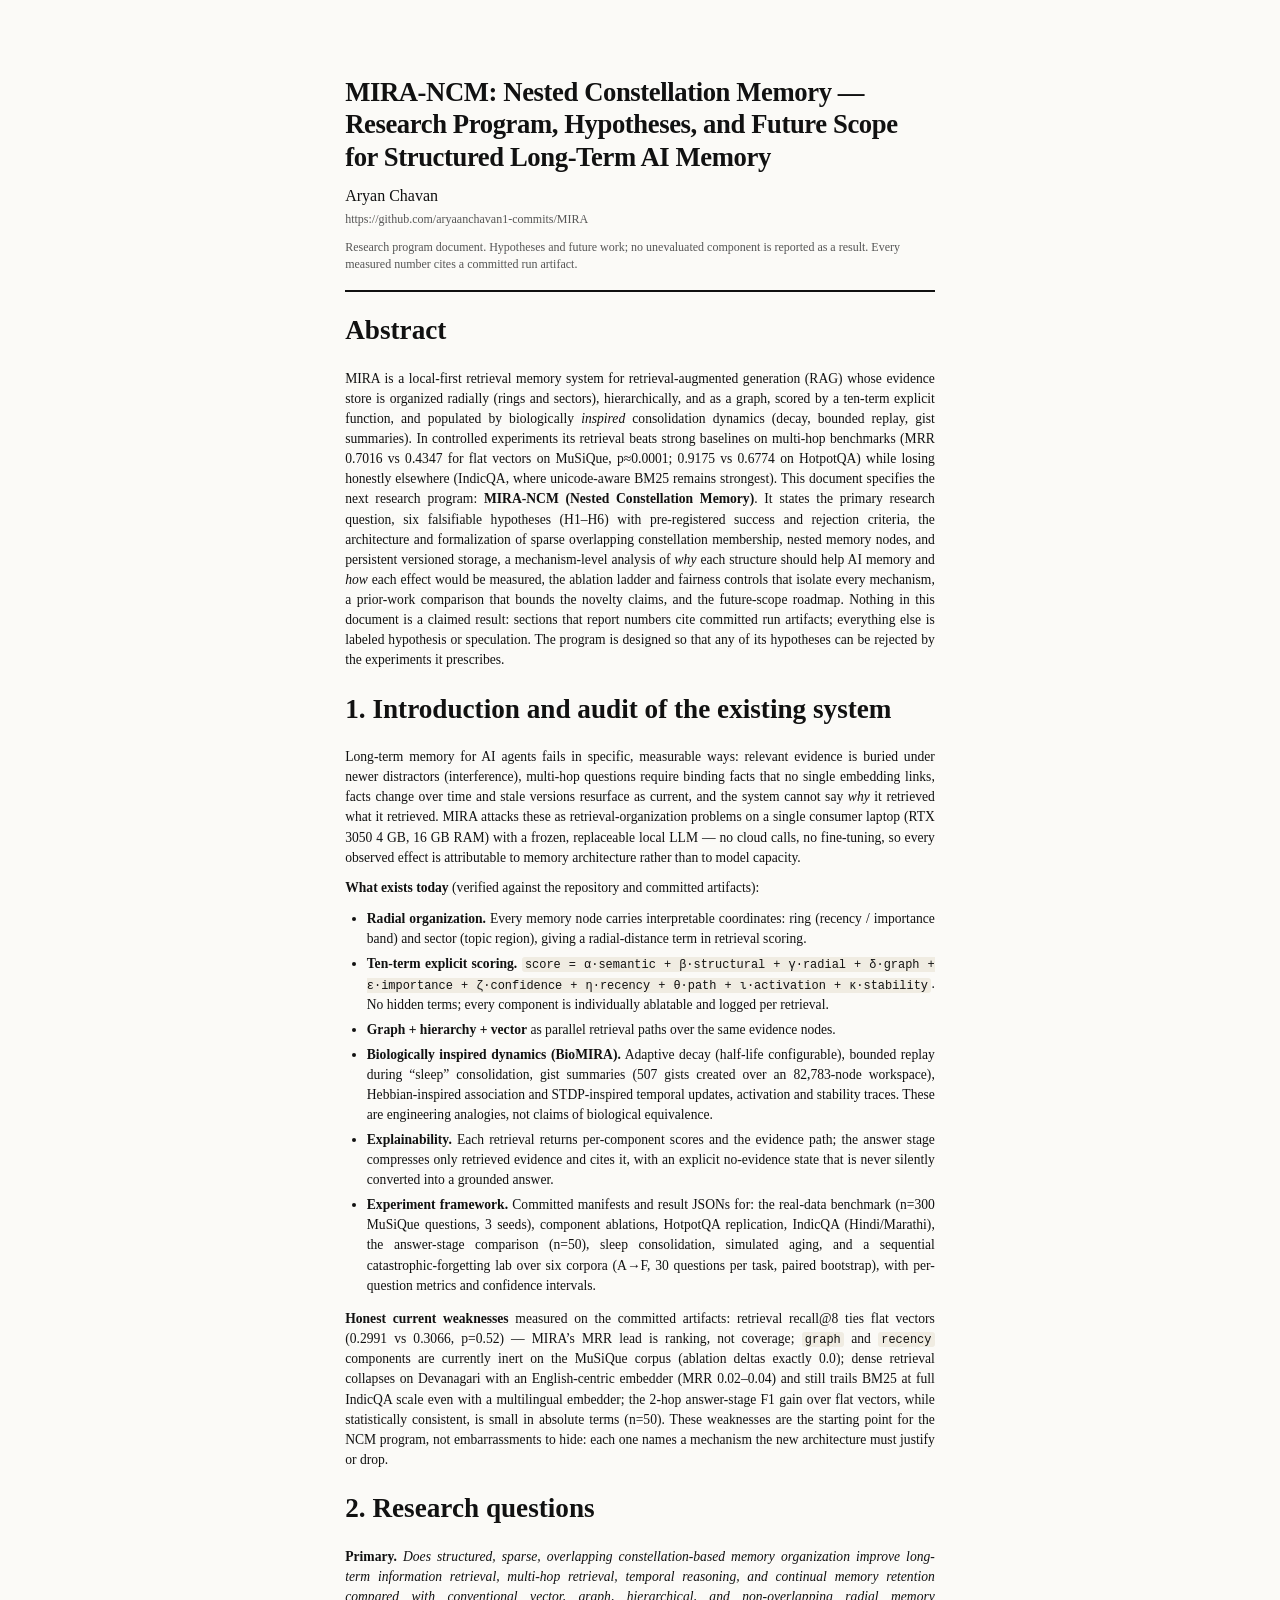
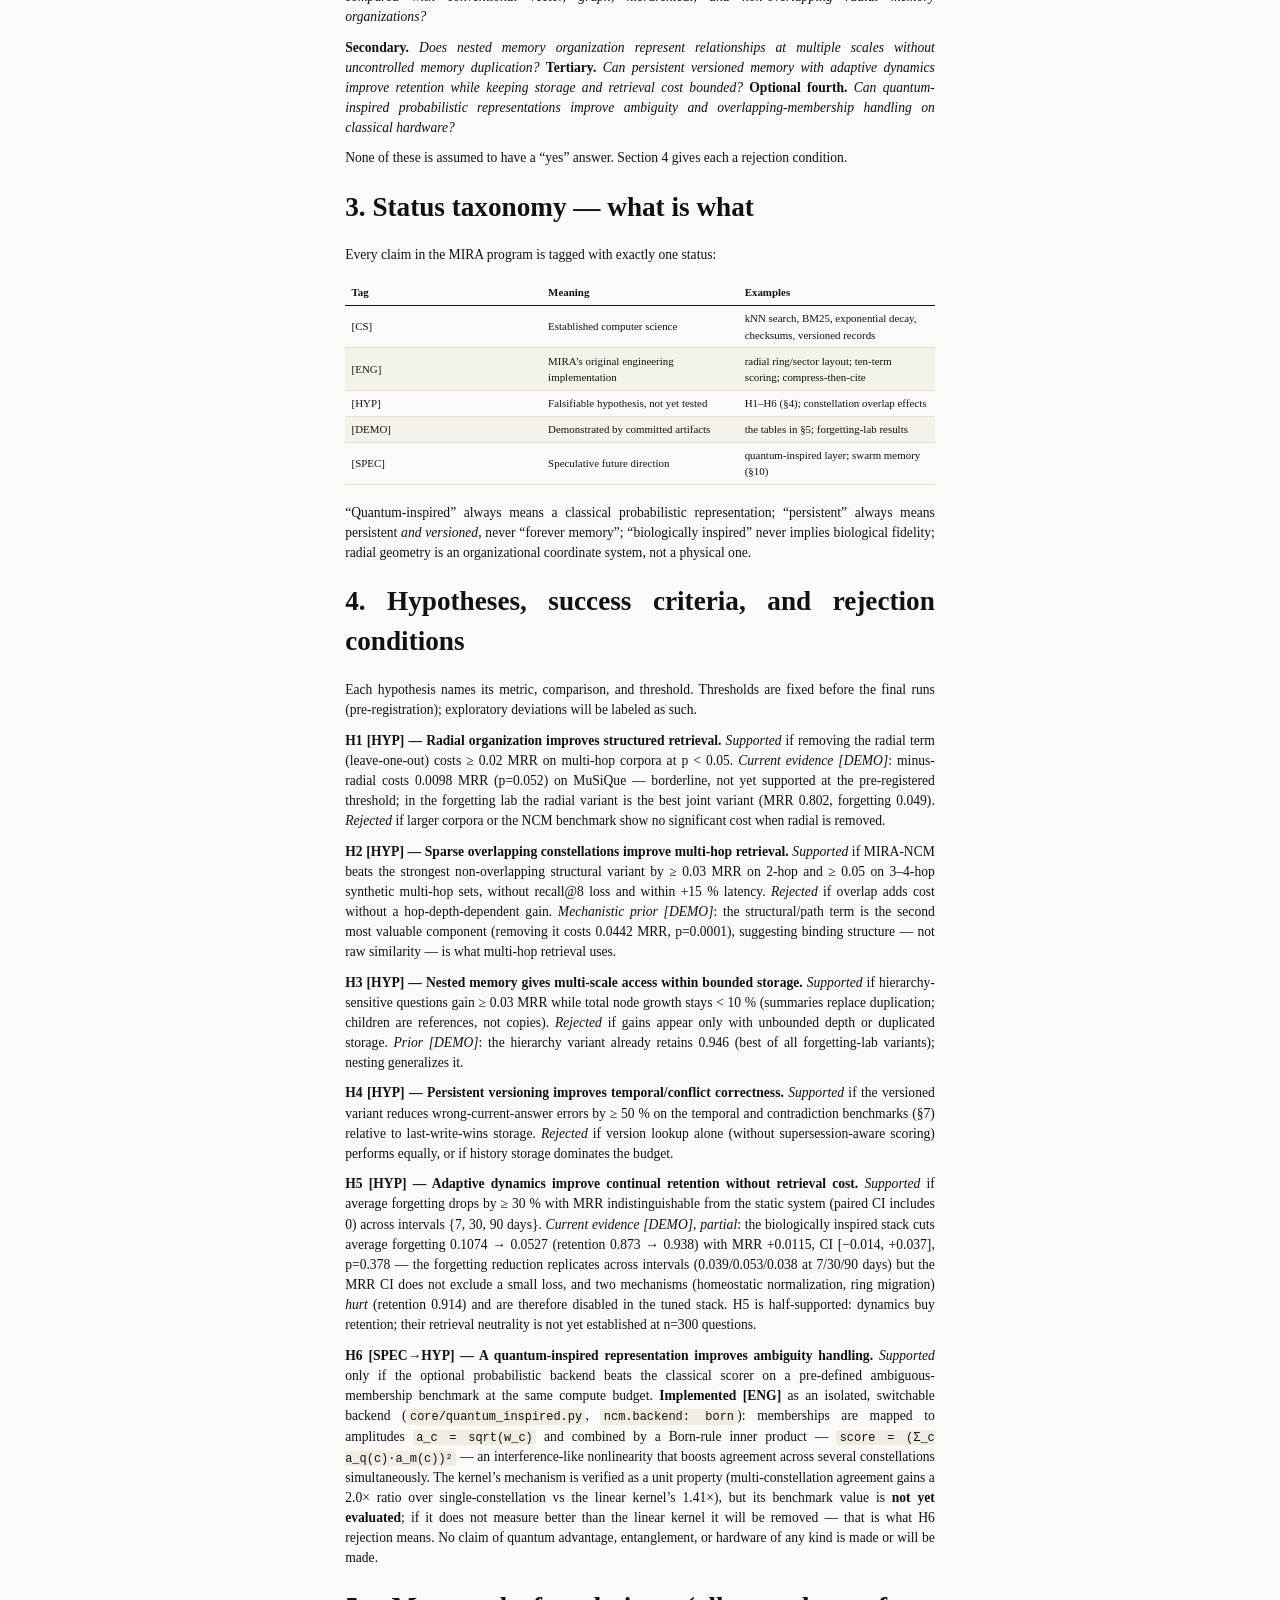
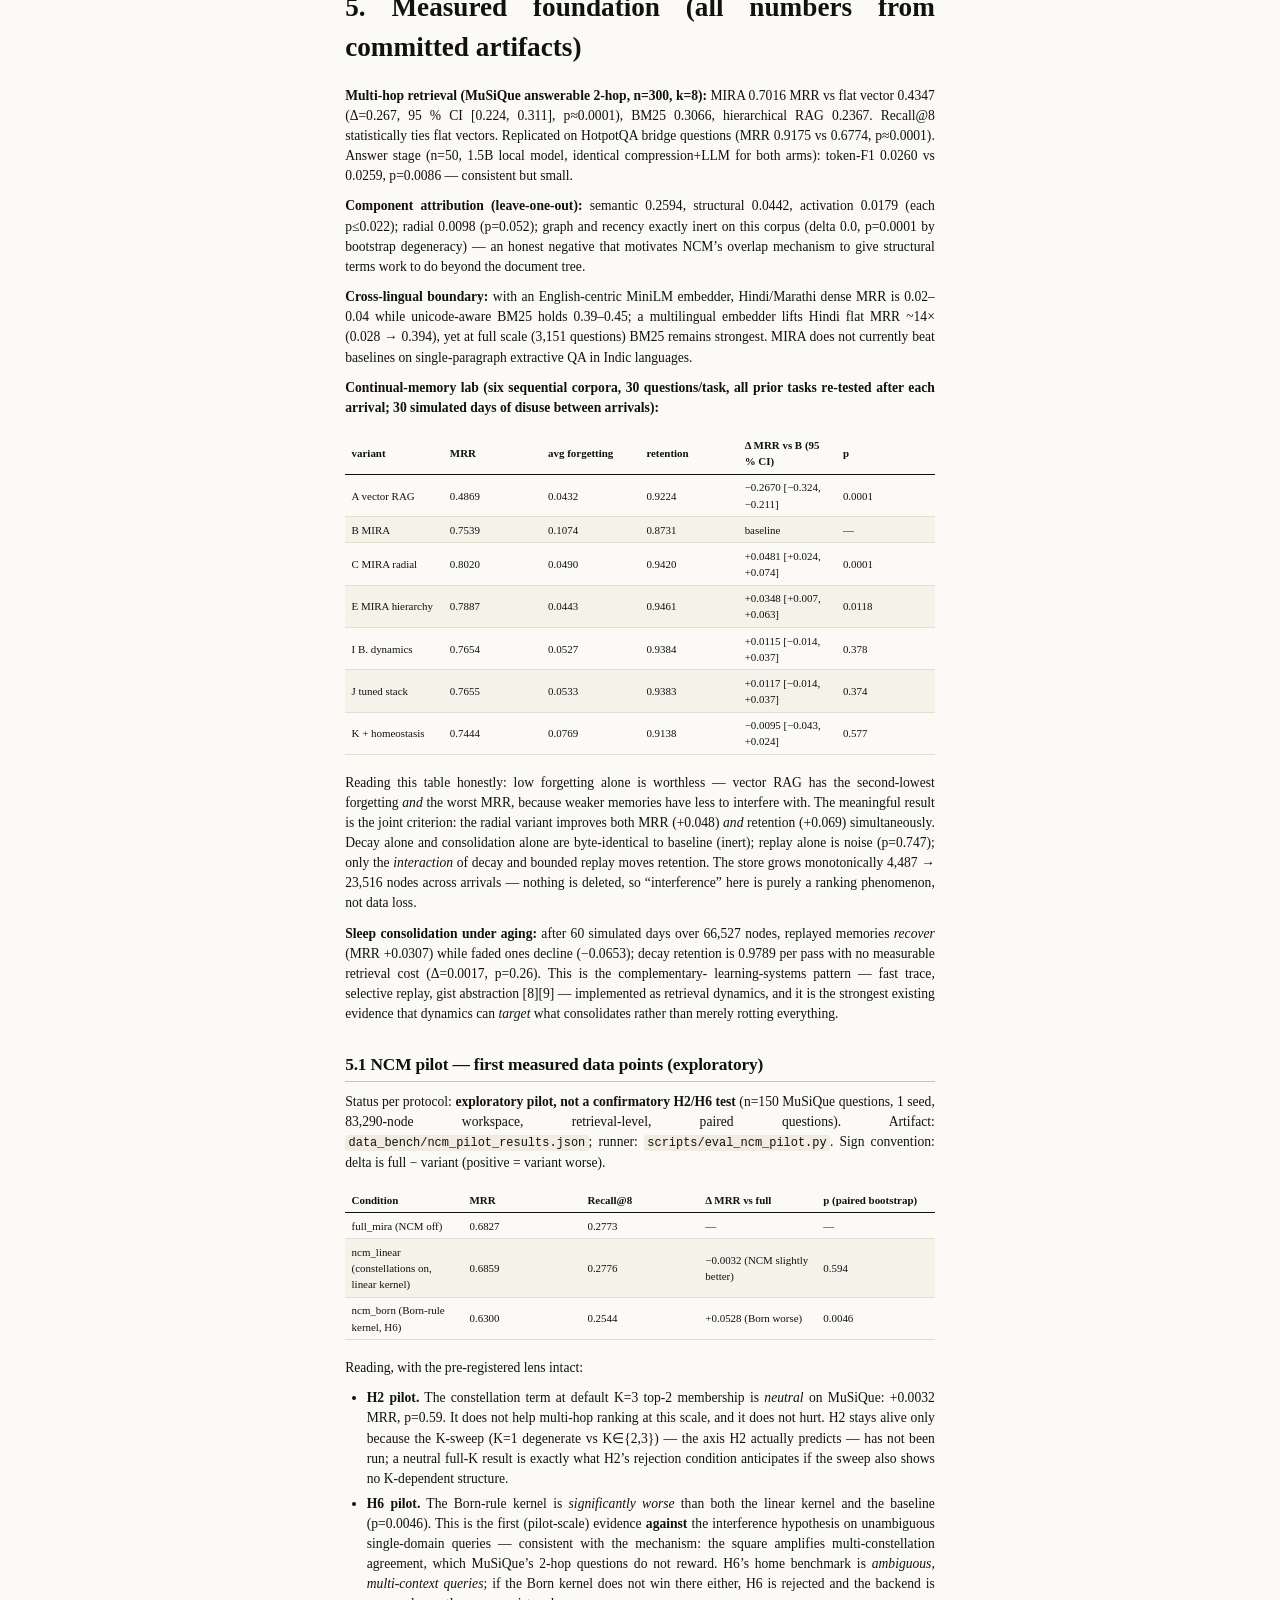
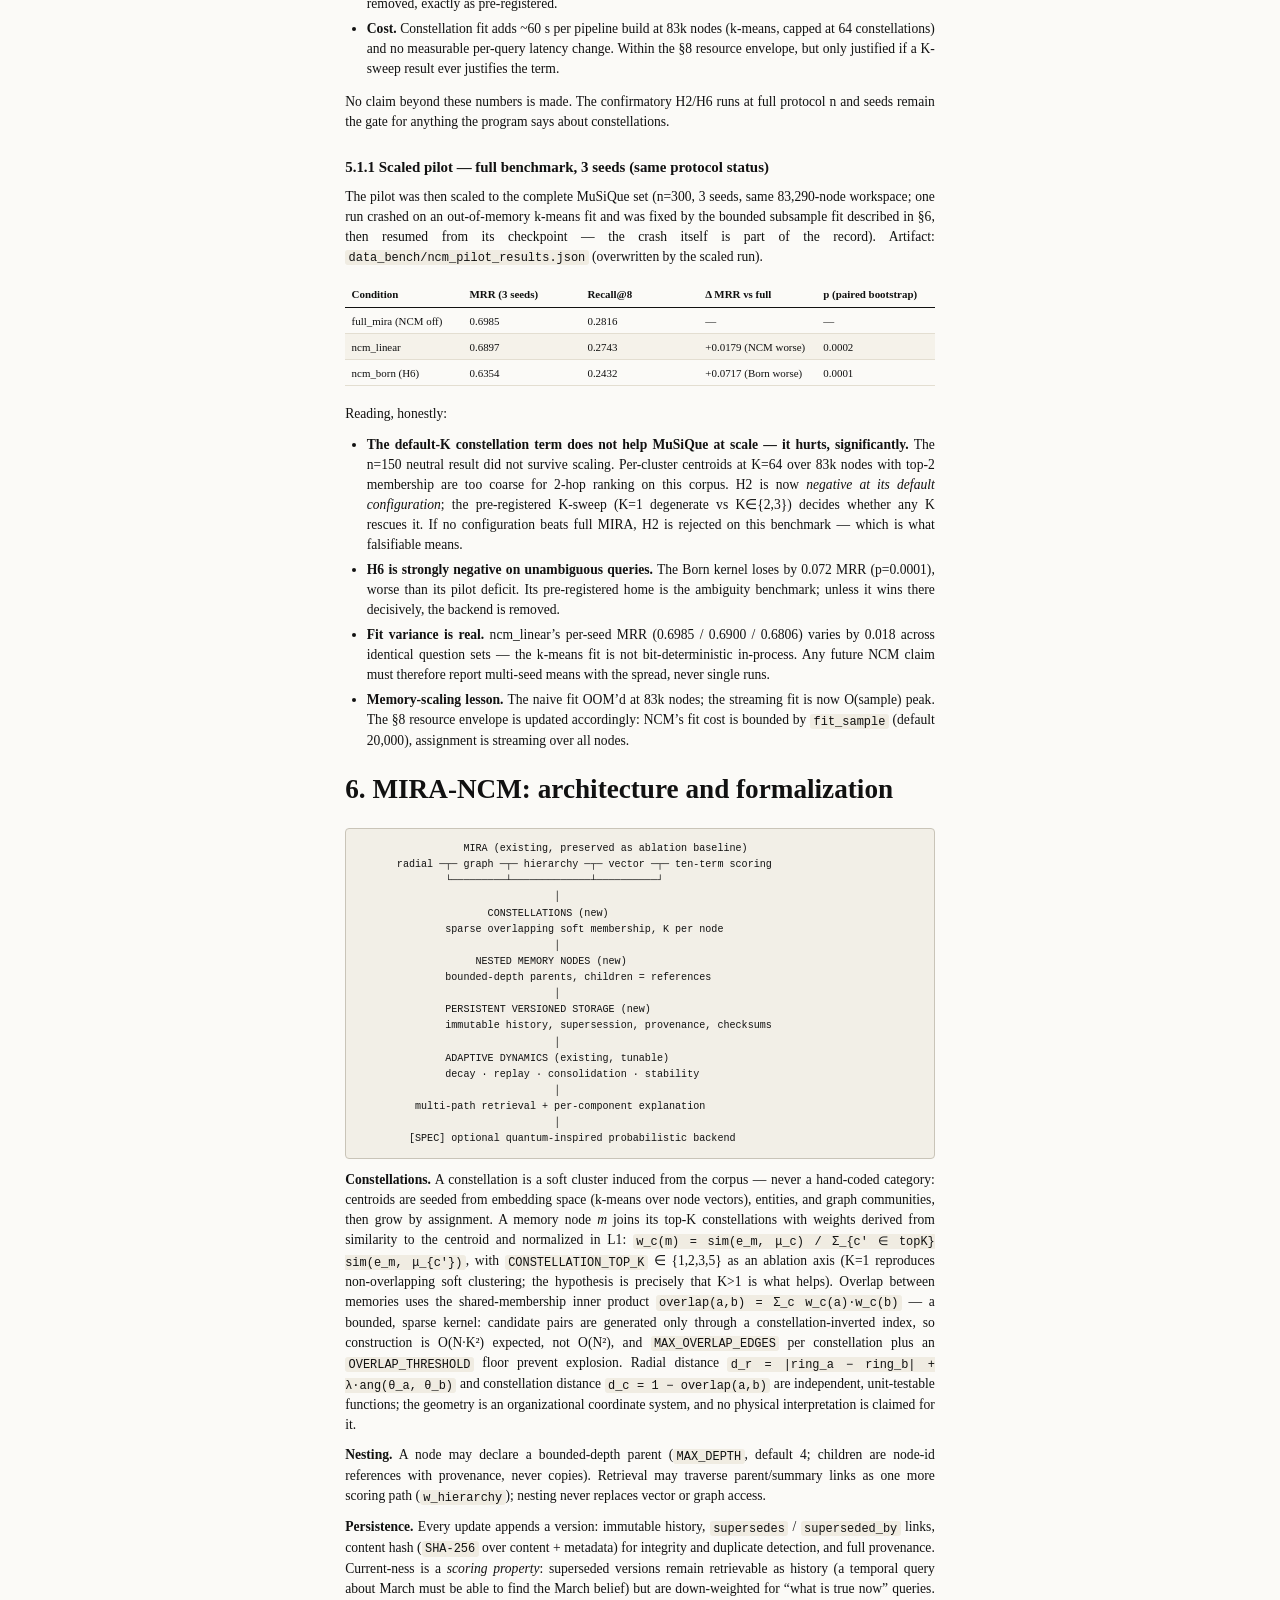
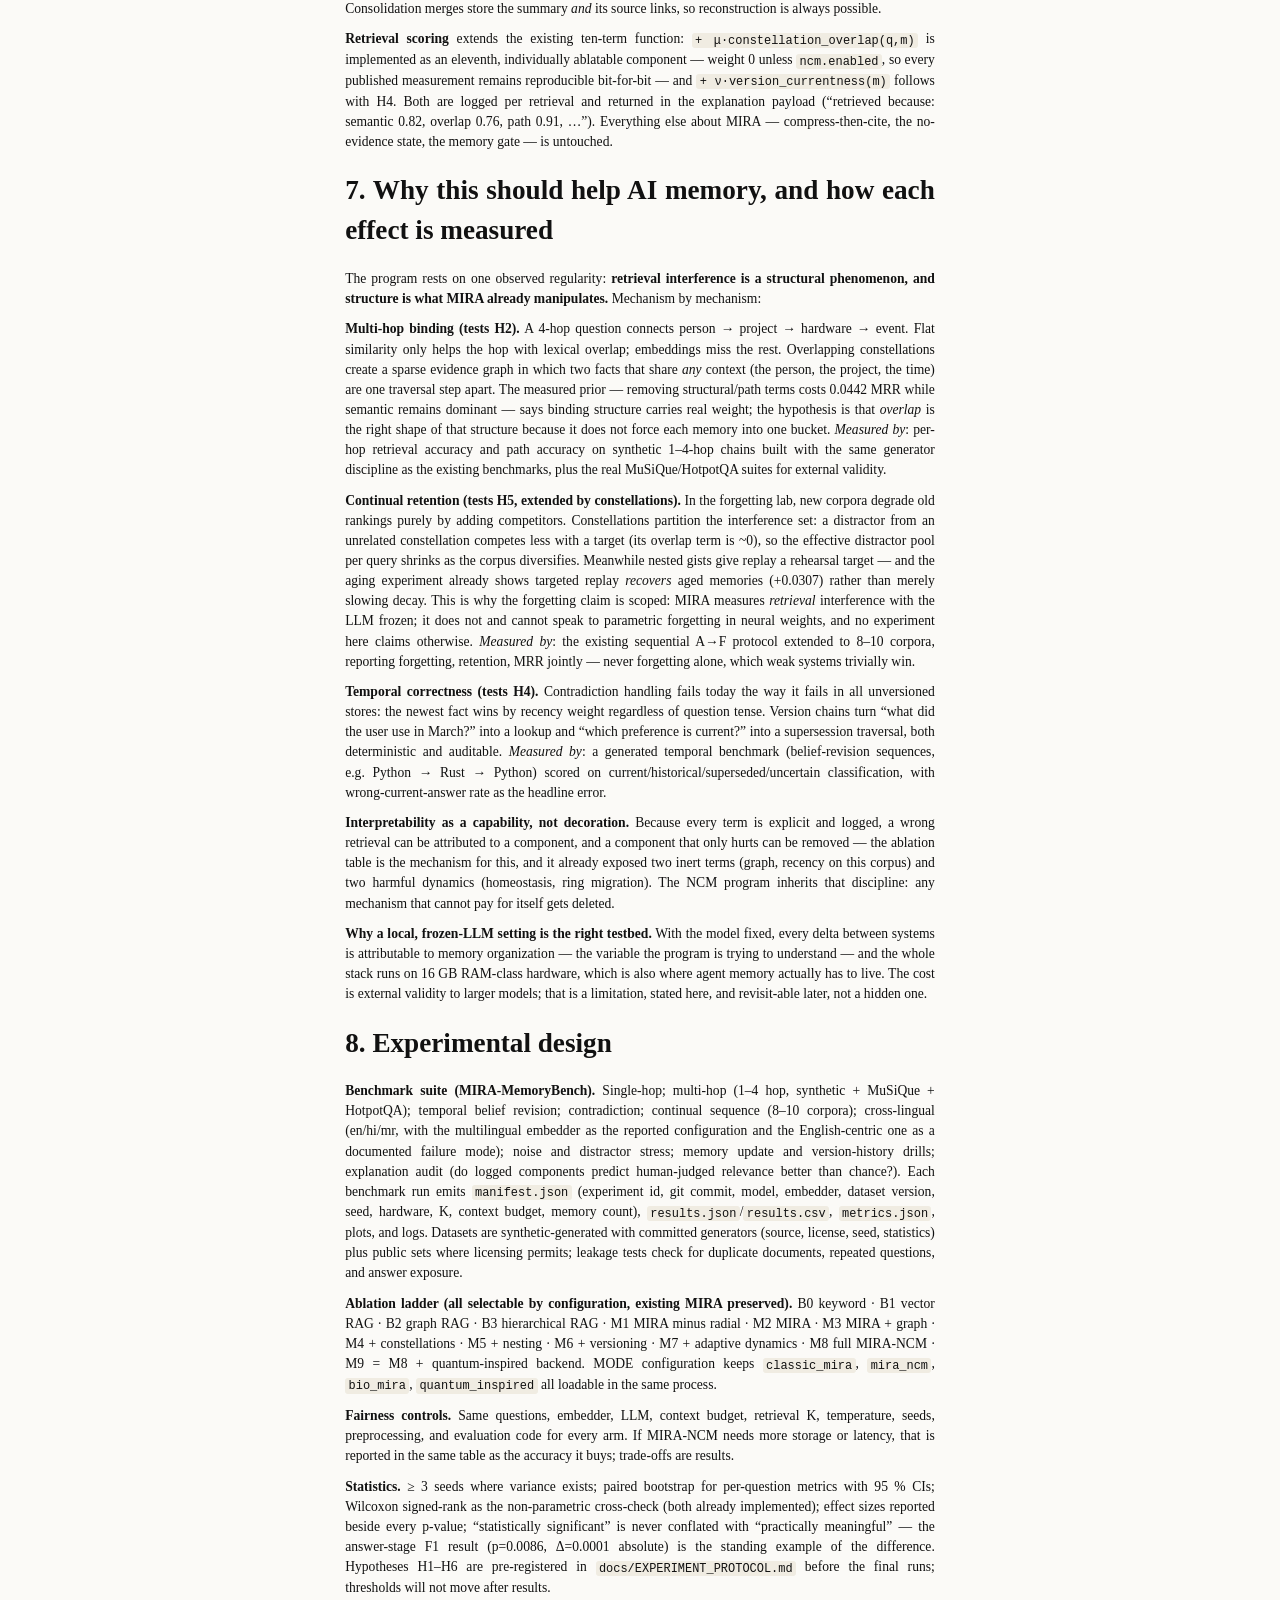
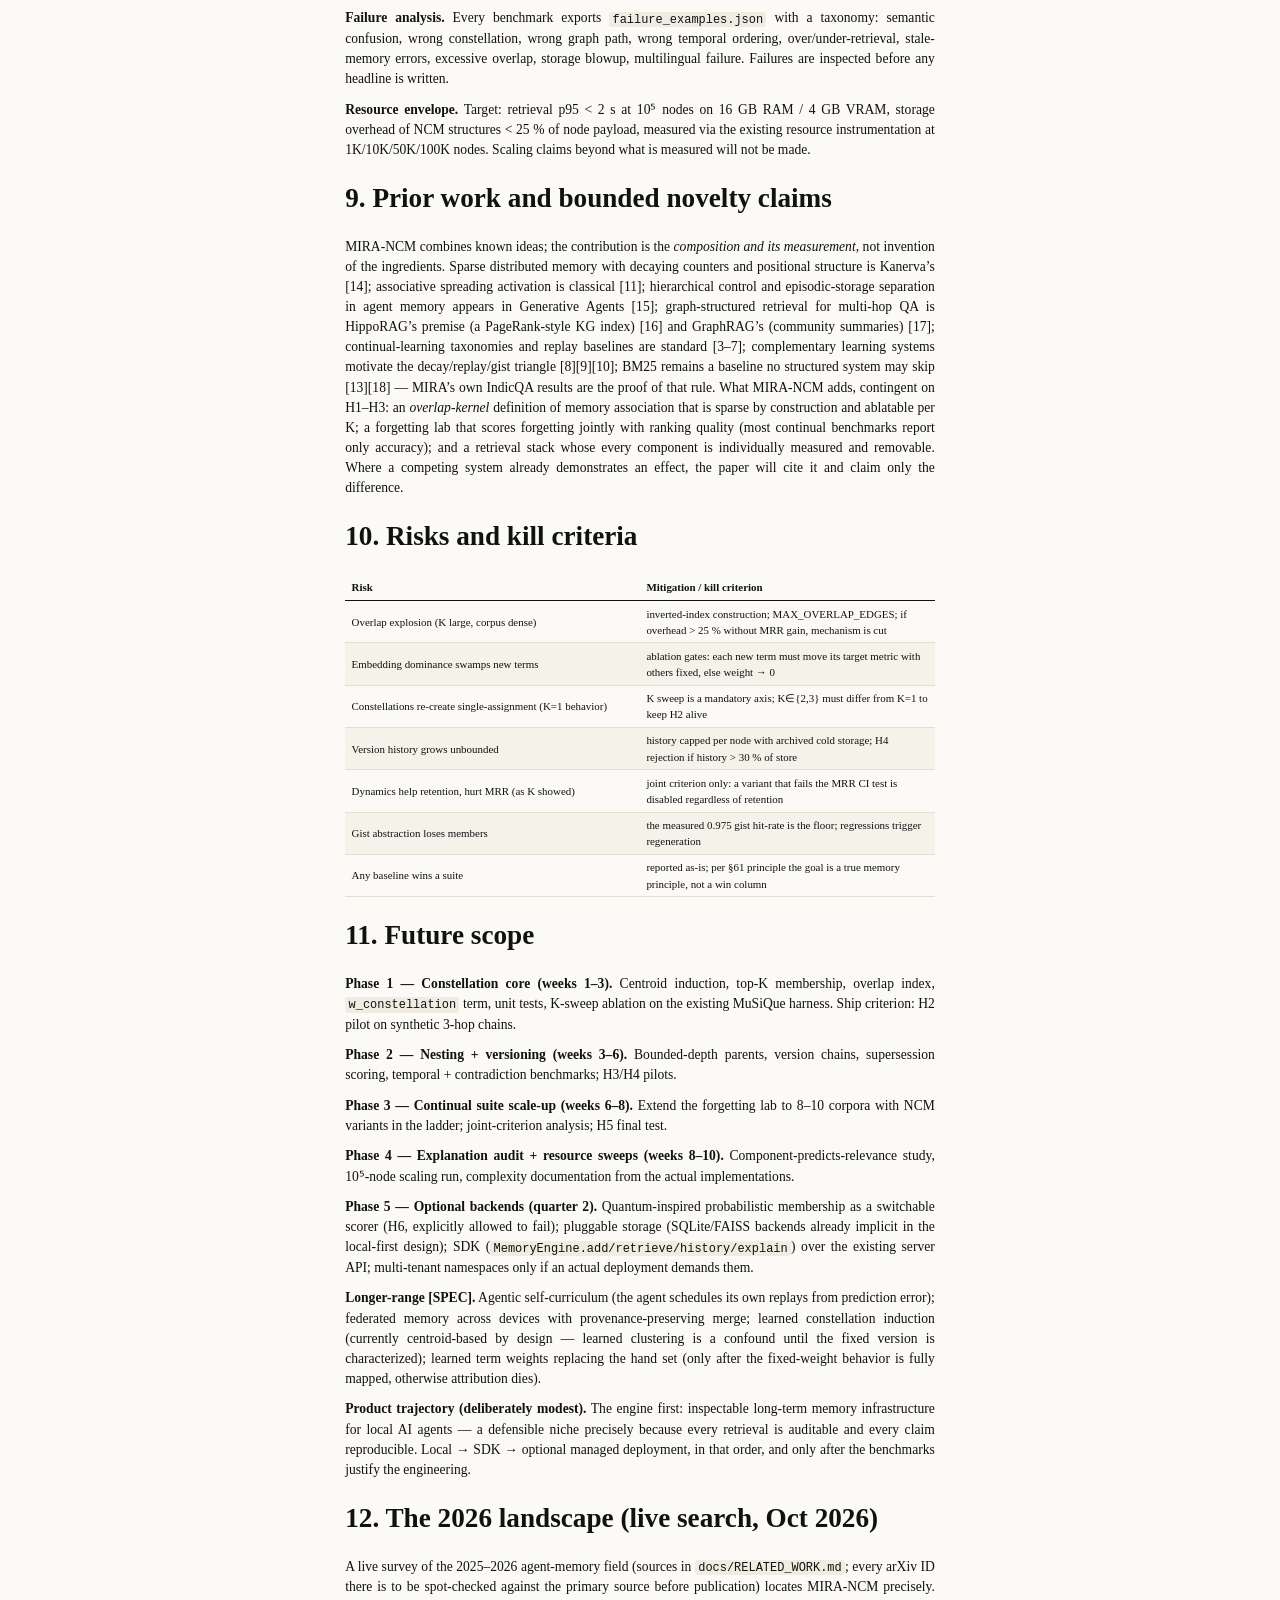
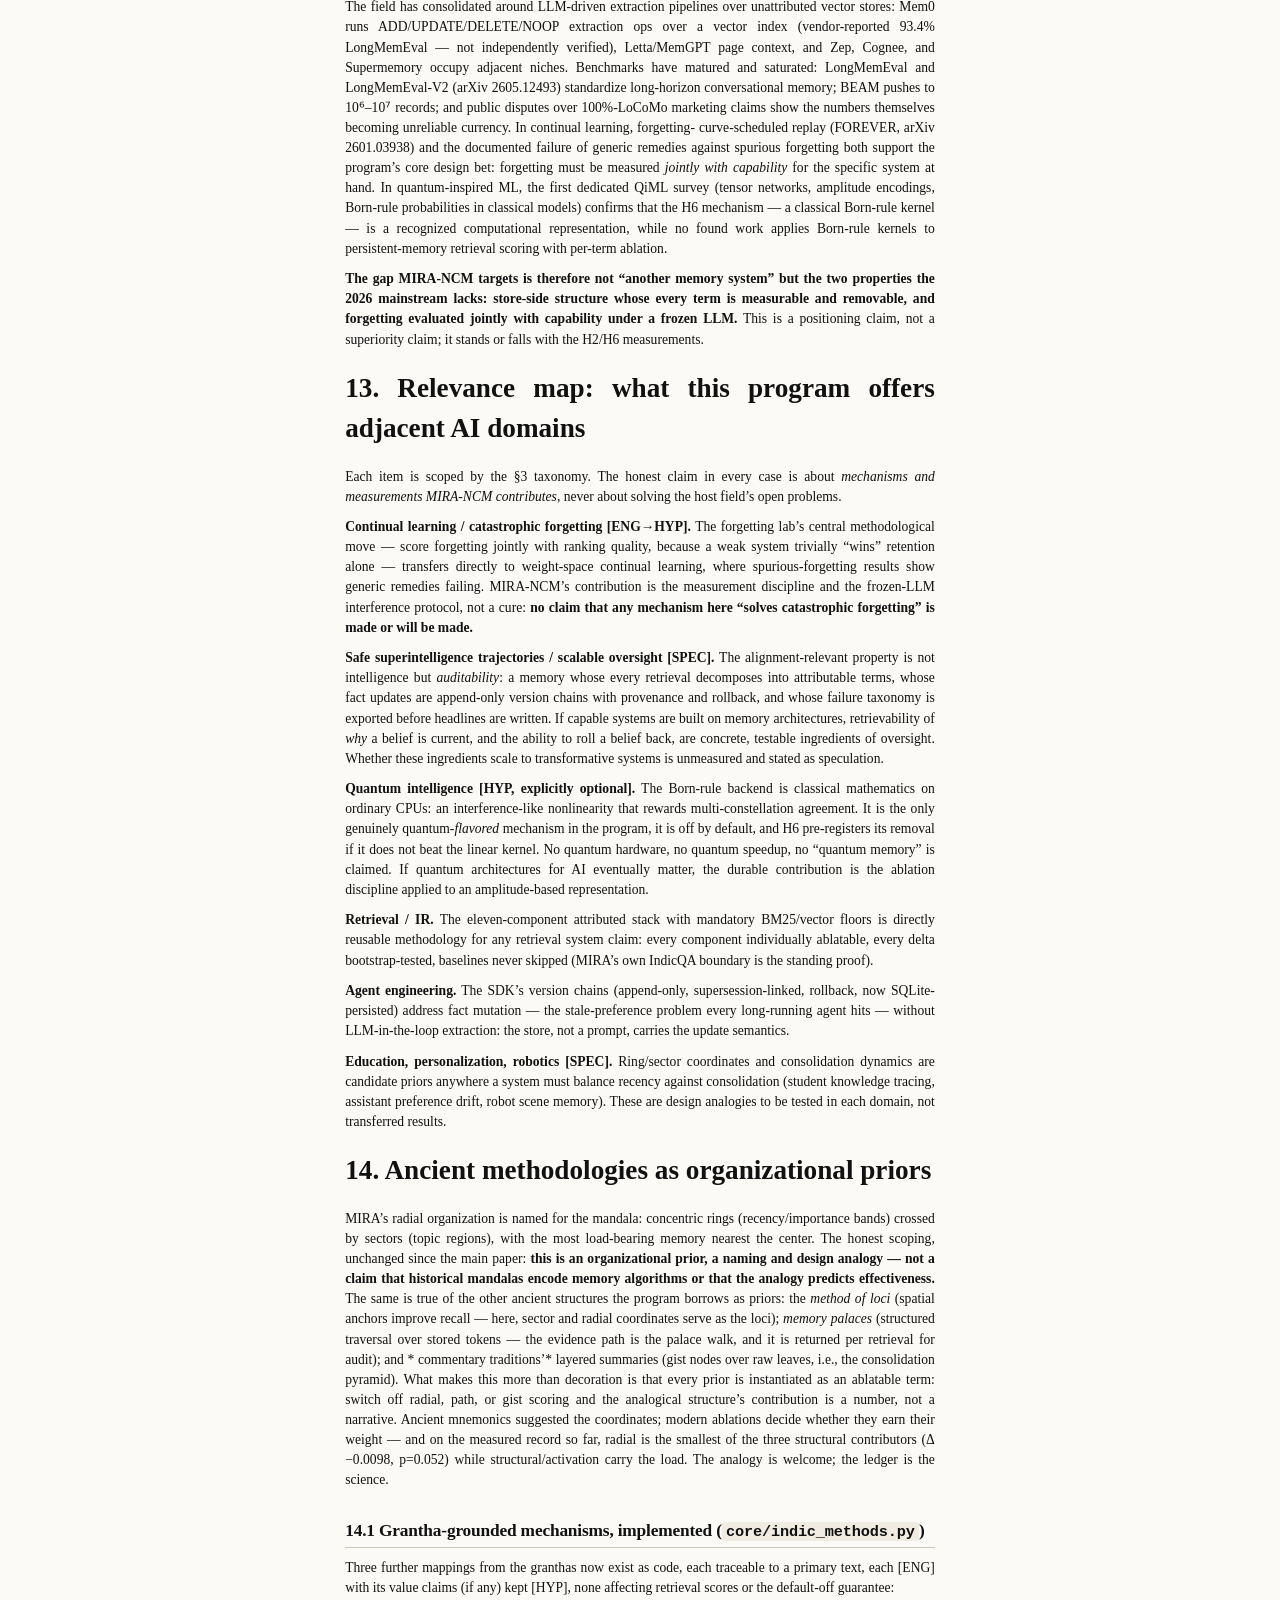
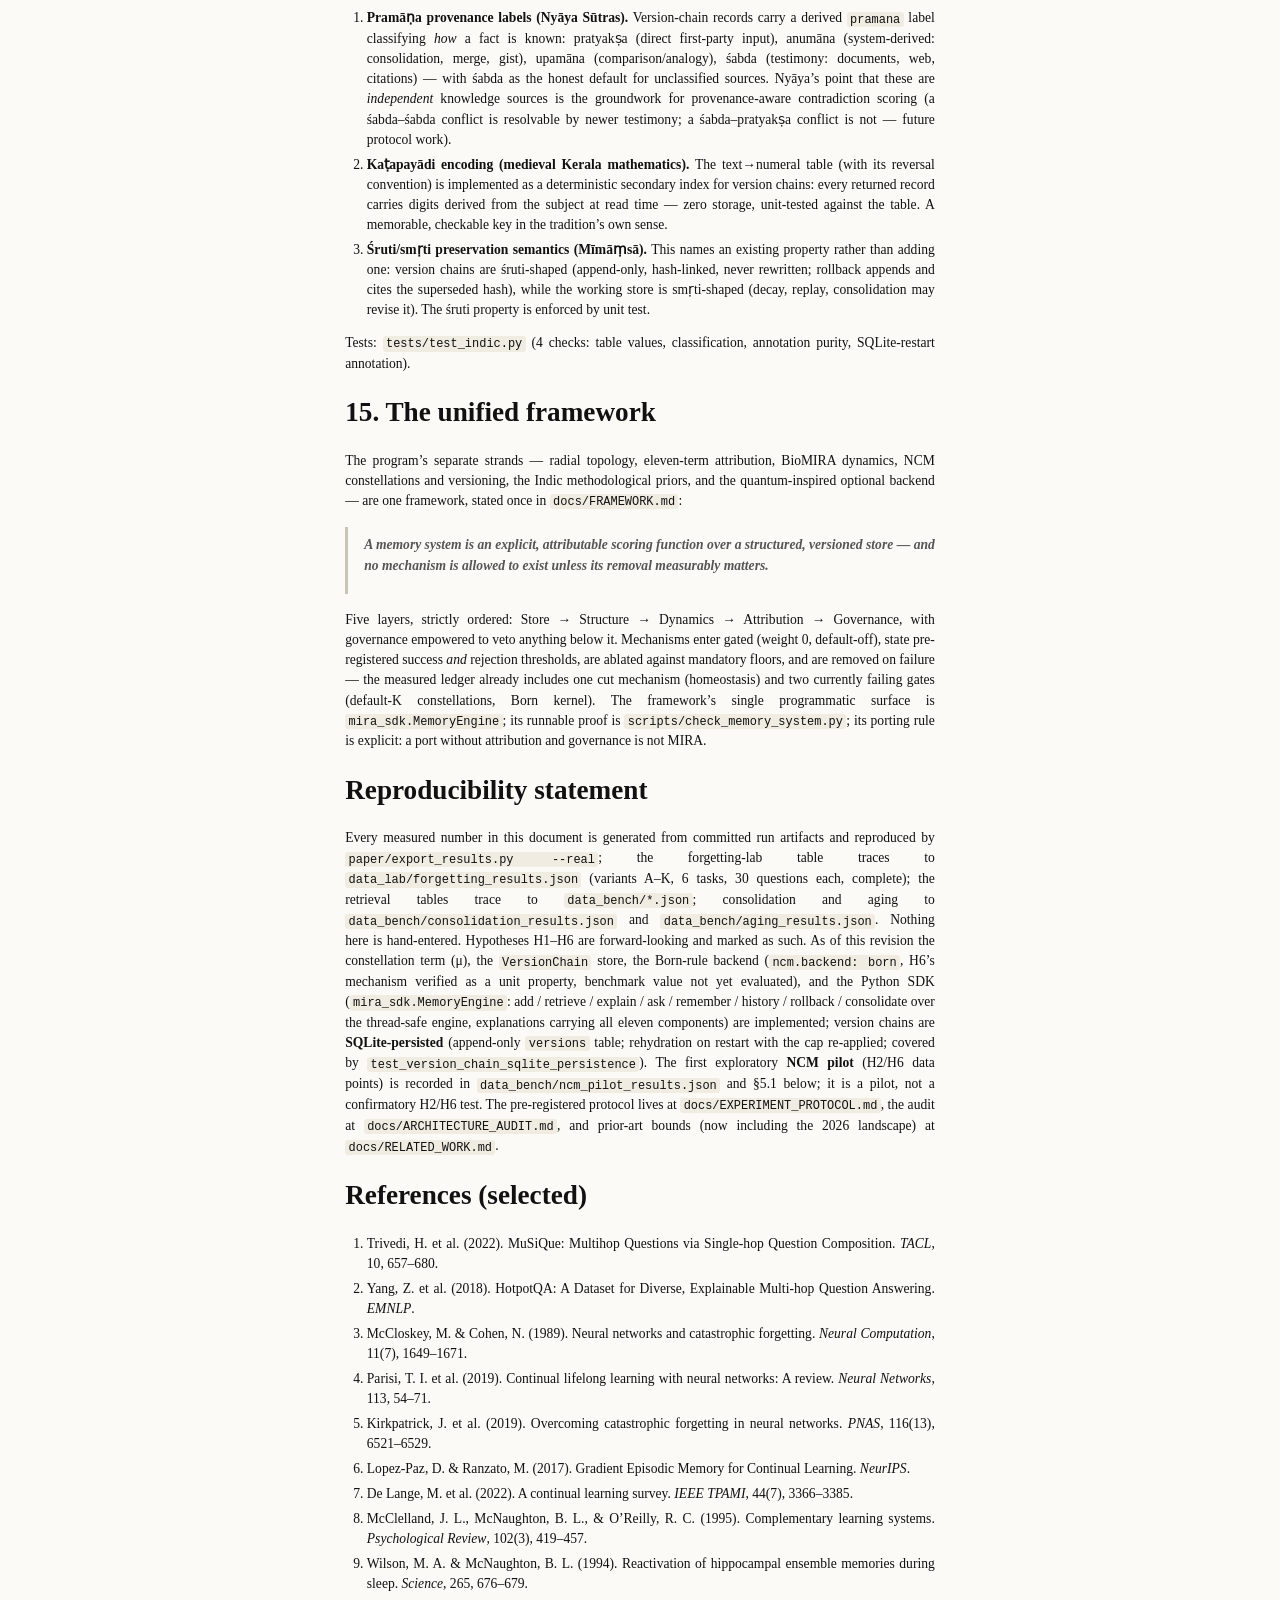
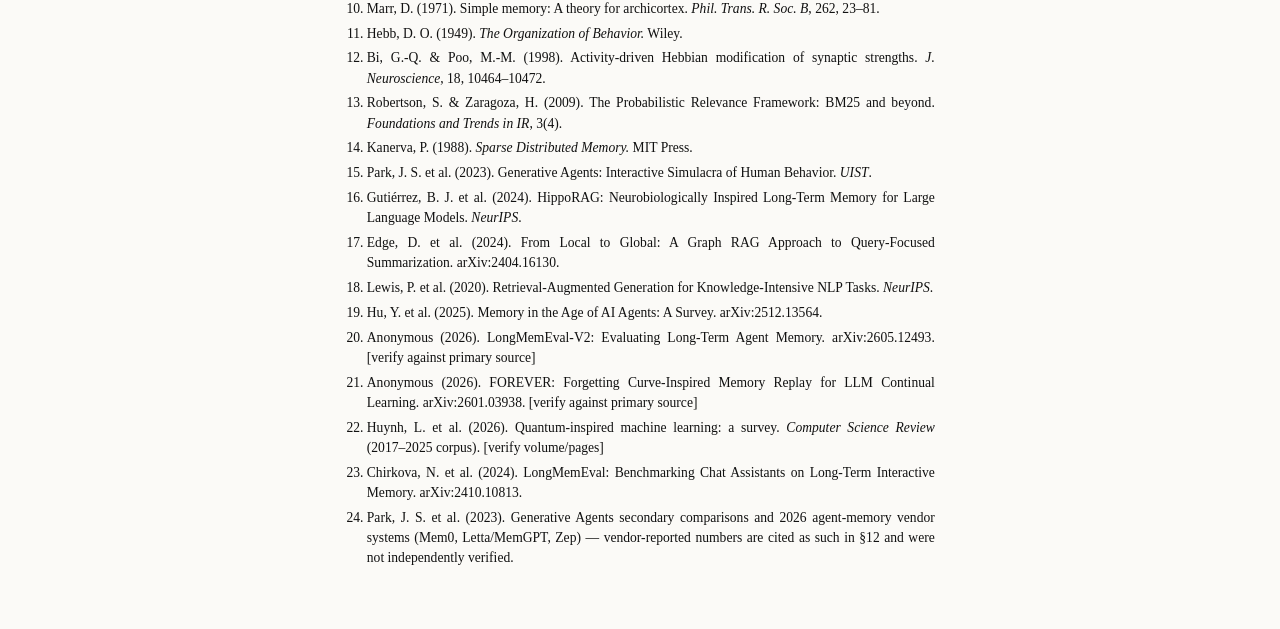
<file: paper/ncm_program.html>
<!doctype html>
<html lang="en"><head><meta charset="utf-8">
<title>MIRA-NCM: Nested Constellation Memory — Research Program, Hypotheses, and Future Scope for Structured Long-Term AI Memory — Aryan Chavan</title>
<meta name="author" content="Aryan Chavan">
<meta name="description" content="nested constellation memory · long-term AI memory · retrieval-augmented generation · catastrophic forgetting · continual learning · ablation study · versioned memory · local-first AI">
<style>
:root { --ink:#111; --dim:#555; --rule:#c9c4b8; --accent:#7a5c1e; --bg:#fbfaf7; }
@page { size: A4; margin: 22mm 20mm 20mm; }
* { box-sizing: border-box; }
body {
  font-family: "Iowan Old Style", "Palatino Linotype", Palatino, Georgia, serif;
  font-size: 10.6pt; line-height: 1.55; color: var(--ink); background: var(--bg);
  max-width: 172mm; margin: 0 auto; padding: 20mm 8mm; text-align: justify;
  hyphens: auto; -webkit-hyphens: auto;
}
.title-block { text-align: left; border-bottom: 2px solid var(--ink); padding-bottom: 1rem; }
.title-block h1 { font-size: 20pt; line-height: 1.22; margin: 0 0 0.7rem; letter-spacing: -0.015em; }
.authors { font-size: 12pt; margin: 0 0 0.2rem; }
.affiliation { color: var(--dim); font-size: 9.6pt; margin: 0 0 0.2rem; }
.contact, .preprint-note { color: var(--dim); font-size: 9pt; margin: 0; }
.preprint-note { margin-top: 0.6rem; }
h2 {
  font-size: 13pt; margin: 2.1rem 0 0.7rem; padding-bottom: 0.25rem;
  border-bottom: 1px solid var(--rule); letter-spacing: -0.01em; break-after: avoid;
}
h3 { font-size: 11.2pt; margin: 1.5rem 0 0.5rem; break-after: avoid; }
h4 { font-size: 10.4pt; margin: 1.1rem 0 0.4rem; break-after: avoid; }
p { margin: 0 0 0.75rem; orphans: 3; widows: 3; }
a { color: var(--accent); text-decoration: none; overflow-wrap: anywhere; }
strong { font-weight: 600; }
ul, ol { margin: 0 0 0.8rem; padding-left: 1.35rem; }
li { margin-bottom: 0.3rem; }
blockquote {
  margin: 1rem 0; padding: 0.5rem 0 0.5rem 1rem; border-left: 3px solid var(--rule);
  color: var(--dim); font-style: italic;
}
code {
  font-family: "Cascadia Mono", Consolas, "SF Mono", Menlo, monospace;
  font-size: 0.88em; background: #f0ece2; padding: 0.05em 0.28em; border-radius: 3px;
}
pre {
  background: #f2efe7; border: 1px solid var(--rule); border-radius: 4px;
  padding: 0.7rem 0.9rem; overflow-x: auto; break-inside: avoid;
  font-size: 8.6pt; line-height: 1.4;
}
pre code { background: none; padding: 0; }
hr { border: 0; border-top: 1px solid var(--rule); margin: 1.6rem 0; }
table {
  width: 100%; border-collapse: collapse; margin: 0.9rem 0 1.1rem;
  font-size: 8.5pt; font-variant-numeric: tabular-nums; break-inside: auto;
}
caption { caption-side: top; text-align: left; color: var(--dim); font-size: 8.6pt;
  padding-bottom: 0.4rem; }
th, td { padding: 0.28rem 0.4rem; border-bottom: 1px solid #e3ded1; text-align: left; }
thead th { border-bottom: 1.5px solid var(--ink); font-weight: 600; }
tbody tr:nth-child(even) { background: #f5f2ea; }
tr { break-inside: avoid; }
/* references and contribution lists read as hanging-indent bibliography entries */
#references + ul li, section:last-of-type ul li {
  margin-left: 1.6rem; text-indent: -1.6rem; margin-bottom: 0.45rem;
}
.abstract { font-size: 10pt; }
@media print { body { background: #fff; padding: 0; max-width: none; } }

body { font-size: 10.2pt; line-height: 1.48; }
h2 { margin: 1.7rem 0 0.6rem; }
p { margin: 0 0 0.65rem; }
table { font-size: 8.2pt; }</style></head><body>
<div class="title-block">
  <h1>MIRA-NCM: Nested Constellation Memory — Research Program, Hypotheses, and Future Scope for Structured Long-Term AI Memory</h1>
  <p class="authors">Aryan Chavan</p>
  <p class="contact">https://github.com/aryaanchavan1-commits/MIRA</p>
  <p class="preprint-note">Research program document. Hypotheses and future work;
  no unevaluated component is reported as a result. Every measured number cites a
  committed run artifact.</p>
</div>
<h1 id="abstract">Abstract</h1>
<p>MIRA is a local-first retrieval memory system for retrieval-augmented
generation (RAG) whose evidence store is organized radially (rings and
sectors), hierarchically, and as a graph, scored by a ten-term explicit
function, and populated by biologically <em>inspired</em> consolidation
dynamics (decay, bounded replay, gist summaries). In controlled
experiments its retrieval beats strong baselines on multi-hop benchmarks
(MRR 0.7016 vs 0.4347 for flat vectors on MuSiQue, p≈0.0001; 0.9175 vs
0.6774 on HotpotQA) while losing honestly elsewhere (IndicQA, where
unicode-aware BM25 remains strongest). This document specifies the next
research program: <strong>MIRA-NCM (Nested Constellation
Memory)</strong>. It states the primary research question, six
falsifiable hypotheses (H1–H6) with pre-registered success and rejection
criteria, the architecture and formalization of sparse overlapping
constellation membership, nested memory nodes, and persistent versioned
storage, a mechanism-level analysis of <em>why</em> each structure
should help AI memory and <em>how</em> each effect would be measured,
the ablation ladder and fairness controls that isolate every mechanism,
a prior-work comparison that bounds the novelty claims, and the
future-scope roadmap. Nothing in this document is a claimed result:
sections that report numbers cite committed run artifacts; everything
else is labeled hypothesis or speculation. The program is designed so
that any of its hypotheses can be rejected by the experiments it
prescribes.</p>
<h1 id="introduction-and-audit-of-the-existing-system">1. Introduction
and audit of the existing system</h1>
<p>Long-term memory for AI agents fails in specific, measurable ways:
relevant evidence is buried under newer distractors (interference),
multi-hop questions require binding facts that no single embedding
links, facts change over time and stale versions resurface as current,
and the system cannot say <em>why</em> it retrieved what it retrieved.
MIRA attacks these as retrieval-organization problems on a single
consumer laptop (RTX 3050 4 GB, 16 GB RAM) with a frozen, replaceable
local LLM — no cloud calls, no fine-tuning, so every observed effect is
attributable to memory architecture rather than to model capacity.</p>
<p><strong>What exists today</strong> (verified against the repository
and committed artifacts):</p>
<ul>
<li><strong>Radial organization.</strong> Every memory node carries
interpretable coordinates: ring (recency / importance band) and sector
(topic region), giving a radial-distance term in retrieval scoring.</li>
<li><strong>Ten-term explicit scoring.</strong>
<code>score = α·semantic + β·structural + γ·radial + δ·graph + ε·importance + ζ·confidence + η·recency + θ·path + ι·activation + κ·stability</code>.
No hidden terms; every component is individually ablatable and logged
per retrieval.</li>
<li><strong>Graph + hierarchy + vector</strong> as parallel retrieval
paths over the same evidence nodes.</li>
<li><strong>Biologically inspired dynamics (BioMIRA).</strong> Adaptive
decay (half-life configurable), bounded replay during “sleep”
consolidation, gist summaries (507 gists created over an 82,783-node
workspace), Hebbian-inspired association and STDP-inspired temporal
updates, activation and stability traces. These are engineering
analogies, not claims of biological equivalence.</li>
<li><strong>Explainability.</strong> Each retrieval returns
per-component scores and the evidence path; the answer stage compresses
only retrieved evidence and cites it, with an explicit no-evidence state
that is never silently converted into a grounded answer.</li>
<li><strong>Experiment framework.</strong> Committed manifests and
result JSONs for: the real-data benchmark (n=300 MuSiQue questions, 3
seeds), component ablations, HotpotQA replication, IndicQA
(Hindi/Marathi), the answer-stage comparison (n=50), sleep
consolidation, simulated aging, and a sequential catastrophic-forgetting
lab over six corpora (A→F, 30 questions per task, paired bootstrap),
with per-question metrics and confidence intervals.</li>
</ul>
<p><strong>Honest current weaknesses</strong> measured on the committed
artifacts: retrieval recall@8 ties flat vectors (0.2991 vs 0.3066,
p=0.52) — MIRA’s MRR lead is ranking, not coverage; <code>graph</code>
and <code>recency</code> components are currently inert on the MuSiQue
corpus (ablation deltas exactly 0.0); dense retrieval collapses on
Devanagari with an English-centric embedder (MRR 0.02–0.04) and still
trails BM25 at full IndicQA scale even with a multilingual embedder; the
2-hop answer-stage F1 gain over flat vectors, while statistically
consistent, is small in absolute terms (n=50). These weaknesses are the
starting point for the NCM program, not embarrassments to hide: each one
names a mechanism the new architecture must justify or drop.</p>
<h1 id="research-questions">2. Research questions</h1>
<p><strong>Primary.</strong> <em>Does structured, sparse, overlapping
constellation-based memory organization improve long-term information
retrieval, multi-hop retrieval, temporal reasoning, and continual memory
retention compared with conventional vector, graph, hierarchical, and
non-overlapping radial memory organizations?</em></p>
<p><strong>Secondary.</strong> <em>Does nested memory organization
represent relationships at multiple scales without uncontrolled memory
duplication?</em> <strong>Tertiary.</strong> <em>Can persistent
versioned memory with adaptive dynamics improve retention while keeping
storage and retrieval cost bounded?</em> <strong>Optional
fourth.</strong> <em>Can quantum-inspired probabilistic representations
improve ambiguity and overlapping-membership handling on classical
hardware?</em></p>
<p>None of these is assumed to have a “yes” answer. Section 4 gives each
a rejection condition.</p>
<h1 id="status-taxonomy-what-is-what">3. Status taxonomy — what is
what</h1>
<p>Every claim in the MIRA program is tagged with exactly one
status:</p>
<table>
<colgroup>
<col style="width: 33%" />
<col style="width: 33%" />
<col style="width: 33%" />
</colgroup>
<thead>
<tr>
<th>Tag</th>
<th>Meaning</th>
<th>Examples</th>
</tr>
</thead>
<tbody>
<tr>
<td>[CS]</td>
<td>Established computer science</td>
<td>kNN search, BM25, exponential decay, checksums, versioned
records</td>
</tr>
<tr>
<td>[ENG]</td>
<td>MIRA’s original engineering implementation</td>
<td>radial ring/sector layout; ten-term scoring; compress-then-cite</td>
</tr>
<tr>
<td>[HYP]</td>
<td>Falsifiable hypothesis, not yet tested</td>
<td>H1–H6 (§4); constellation overlap effects</td>
</tr>
<tr>
<td>[DEMO]</td>
<td>Demonstrated by committed artifacts</td>
<td>the tables in §5; forgetting-lab results</td>
</tr>
<tr>
<td>[SPEC]</td>
<td>Speculative future direction</td>
<td>quantum-inspired layer; swarm memory (§10)</td>
</tr>
</tbody>
</table>
<p>“Quantum-inspired” always means a classical probabilistic
representation; “persistent” always means persistent <em>and
versioned</em>, never “forever memory”; “biologically inspired” never
implies biological fidelity; radial geometry is an organizational
coordinate system, not a physical one.</p>
<h1 id="hypotheses-success-criteria-and-rejection-conditions">4.
Hypotheses, success criteria, and rejection conditions</h1>
<p>Each hypothesis names its metric, comparison, and threshold.
Thresholds are fixed before the final runs (pre-registration);
exploratory deviations will be labeled as such.</p>
<p><strong>H1 [HYP] — Radial organization improves structured
retrieval.</strong> <em>Supported</em> if removing the radial term
(leave-one-out) costs ≥ 0.02 MRR on multi-hop corpora at p &lt; 0.05.
<em>Current evidence [DEMO]</em>: minus-radial costs 0.0098 MRR
(p=0.052) on MuSiQue — borderline, not yet supported at the
pre-registered threshold; in the forgetting lab the radial variant is
the best joint variant (MRR 0.802, forgetting 0.049). <em>Rejected</em>
if larger corpora or the NCM benchmark show no significant cost when
radial is removed.</p>
<p><strong>H2 [HYP] — Sparse overlapping constellations improve
multi-hop retrieval.</strong> <em>Supported</em> if MIRA-NCM beats the
strongest non-overlapping structural variant by ≥ 0.03 MRR on 2-hop and
≥ 0.05 on 3–4-hop synthetic multi-hop sets, without recall@8 loss and
within +15 % latency. <em>Rejected</em> if overlap adds cost without a
hop-depth-dependent gain. <em>Mechanistic prior [DEMO]</em>: the
structural/path term is the second most valuable component (removing it
costs 0.0442 MRR, p=0.0001), suggesting binding structure — not raw
similarity — is what multi-hop retrieval uses.</p>
<p><strong>H3 [HYP] — Nested memory gives multi-scale access within
bounded storage.</strong> <em>Supported</em> if hierarchy-sensitive
questions gain ≥ 0.03 MRR while total node growth stays &lt; 10 %
(summaries replace duplication; children are references, not copies).
<em>Rejected</em> if gains appear only with unbounded depth or
duplicated storage. <em>Prior [DEMO]</em>: the hierarchy variant already
retains 0.946 (best of all forgetting-lab variants); nesting generalizes
it.</p>
<p><strong>H4 [HYP] — Persistent versioning improves temporal/conflict
correctness.</strong> <em>Supported</em> if the versioned variant
reduces wrong-current-answer errors by ≥ 50 % on the temporal and
contradiction benchmarks (§7) relative to last-write-wins storage.
<em>Rejected</em> if version lookup alone (without supersession-aware
scoring) performs equally, or if history storage dominates the
budget.</p>
<p><strong>H5 [HYP] — Adaptive dynamics improve continual retention
without retrieval cost.</strong> <em>Supported</em> if average
forgetting drops by ≥ 30 % with MRR indistinguishable from the static
system (paired CI includes 0) across intervals {7, 30, 90 days}.
<em>Current evidence [DEMO], partial</em>: the biologically inspired
stack cuts average forgetting 0.1074 → 0.0527 (retention 0.873 → 0.938)
with MRR +0.0115, CI [−0.014, +0.037], p=0.378 — the forgetting
reduction replicates across intervals (0.039/0.053/0.038 at 7/30/90
days) but the MRR CI does not exclude a small loss, and two mechanisms
(homeostatic normalization, ring migration) <em>hurt</em> (retention
0.914) and are therefore disabled in the tuned stack. H5 is
half-supported: dynamics buy retention; their retrieval neutrality is
not yet established at n=300 questions.</p>
<p><strong>H6 [SPEC→HYP] — A quantum-inspired representation improves
ambiguity handling.</strong> <em>Supported</em> only if the optional
probabilistic backend beats the classical scorer on a pre-defined
ambiguous- membership benchmark at the same compute budget.
<strong>Implemented [ENG]</strong> as an isolated, switchable backend
(<code>core/quantum_inspired.py</code>, <code>ncm.backend: born</code>):
memberships are mapped to amplitudes <code>a_c = sqrt(w_c)</code> and
combined by a Born-rule inner product —
<code>score = (Σ_c a_q(c)·a_m(c))²</code> — an interference-like
nonlinearity that boosts agreement across several constellations
simultaneously. The kernel’s mechanism is verified as a unit property
(multi-constellation agreement gains a 2.0× ratio over
single-constellation vs the linear kernel’s 1.41×), but its benchmark
value is <strong>not yet evaluated</strong>; if it does not measure
better than the linear kernel it will be removed — that is what H6
rejection means. No claim of quantum advantage, entanglement, or
hardware of any kind is made or will be made.</p>
<h1 id="measured-foundation-all-numbers-from-committed-artifacts">5.
Measured foundation (all numbers from committed artifacts)</h1>
<p><strong>Multi-hop retrieval (MuSiQue answerable 2-hop, n=300,
k=8):</strong> MIRA 0.7016 MRR vs flat vector 0.4347 (Δ=0.267, 95 % CI
[0.224, 0.311], p≈0.0001), BM25 0.3066, hierarchical RAG 0.2367.
Recall@8 statistically ties flat vectors. Replicated on HotpotQA bridge
questions (MRR 0.9175 vs 0.6774, p≈0.0001). Answer stage (n=50, 1.5B
local model, identical compression+LLM for both arms): token-F1 0.0260
vs 0.0259, p=0.0086 — consistent but small.</p>
<p><strong>Component attribution (leave-one-out):</strong> semantic
0.2594, structural 0.0442, activation 0.0179 (each p≤0.022); radial
0.0098 (p=0.052); graph and recency exactly inert on this corpus (delta
0.0, p=0.0001 by bootstrap degeneracy) — an honest negative that
motivates NCM’s overlap mechanism to give structural terms work to do
beyond the document tree.</p>
<p><strong>Cross-lingual boundary:</strong> with an English-centric
MiniLM embedder, Hindi/Marathi dense MRR is 0.02–0.04 while
unicode-aware BM25 holds 0.39–0.45; a multilingual embedder lifts Hindi
flat MRR ~14× (0.028 → 0.394), yet at full scale (3,151 questions) BM25
remains strongest. MIRA does not currently beat baselines on
single-paragraph extractive QA in Indic languages.</p>
<p><strong>Continual-memory lab (six sequential corpora, 30
questions/task, all prior tasks re-tested after each arrival; 30
simulated days of disuse between arrivals):</strong></p>
<table style="width:100%;">
<colgroup>
<col style="width: 16%" />
<col style="width: 16%" />
<col style="width: 16%" />
<col style="width: 16%" />
<col style="width: 16%" />
<col style="width: 16%" />
</colgroup>
<thead>
<tr>
<th>variant</th>
<th>MRR</th>
<th>avg forgetting</th>
<th>retention</th>
<th>Δ MRR vs B (95 % CI)</th>
<th>p</th>
</tr>
</thead>
<tbody>
<tr>
<td>A vector RAG</td>
<td>0.4869</td>
<td>0.0432</td>
<td>0.9224</td>
<td>−0.2670 [−0.324, −0.211]</td>
<td>0.0001</td>
</tr>
<tr>
<td>B MIRA</td>
<td>0.7539</td>
<td>0.1074</td>
<td>0.8731</td>
<td>baseline</td>
<td>—</td>
</tr>
<tr>
<td>C MIRA radial</td>
<td>0.8020</td>
<td>0.0490</td>
<td>0.9420</td>
<td>+0.0481 [+0.024, +0.074]</td>
<td>0.0001</td>
</tr>
<tr>
<td>E MIRA hierarchy</td>
<td>0.7887</td>
<td>0.0443</td>
<td>0.9461</td>
<td>+0.0348 [+0.007, +0.063]</td>
<td>0.0118</td>
</tr>
<tr>
<td>I B. dynamics</td>
<td>0.7654</td>
<td>0.0527</td>
<td>0.9384</td>
<td>+0.0115 [−0.014, +0.037]</td>
<td>0.378</td>
</tr>
<tr>
<td>J tuned stack</td>
<td>0.7655</td>
<td>0.0533</td>
<td>0.9383</td>
<td>+0.0117 [−0.014, +0.037]</td>
<td>0.374</td>
</tr>
<tr>
<td>K + homeostasis</td>
<td>0.7444</td>
<td>0.0769</td>
<td>0.9138</td>
<td>−0.0095 [−0.043, +0.024]</td>
<td>0.577</td>
</tr>
</tbody>
</table>
<p>Reading this table honestly: low forgetting alone is worthless —
vector RAG has the second-lowest forgetting <em>and</em> the worst MRR,
because weaker memories have less to interfere with. The meaningful
result is the joint criterion: the radial variant improves both MRR
(+0.048) <em>and</em> retention (+0.069) simultaneously. Decay alone and
consolidation alone are byte-identical to baseline (inert); replay alone
is noise (p=0.747); only the <em>interaction</em> of decay and bounded
replay moves retention. The store grows monotonically 4,487 → 23,516
nodes across arrivals — nothing is deleted, so “interference” here is
purely a ranking phenomenon, not data loss.</p>
<p><strong>Sleep consolidation under aging:</strong> after 60 simulated
days over 66,527 nodes, replayed memories <em>recover</em> (MRR +0.0307)
while faded ones decline (−0.0653); decay retention is 0.9789 per pass
with no measurable retrieval cost (Δ=0.0017, p=0.26). This is the
complementary- learning-systems pattern — fast trace, selective replay,
gist abstraction [8][9] — implemented as retrieval dynamics, and it is
the strongest existing evidence that dynamics can <em>target</em> what
consolidates rather than merely rotting everything.</p>
<h2 id="ncm-pilot-first-measured-data-points-exploratory">5.1 NCM pilot
— first measured data points (exploratory)</h2>
<p>Status per protocol: <strong>exploratory pilot, not a confirmatory
H2/H6 test</strong> (n=150 MuSiQue questions, 1 seed, 83,290-node
workspace, retrieval-level, paired questions). Artifact:
<code>data_bench/ncm_pilot_results.json</code>; runner:
<code>scripts/eval_ncm_pilot.py</code>. Sign convention: delta is full −
variant (positive = variant worse).</p>
<table>
<colgroup>
<col style="width: 20%" />
<col style="width: 20%" />
<col style="width: 20%" />
<col style="width: 20%" />
<col style="width: 20%" />
</colgroup>
<thead>
<tr>
<th>Condition</th>
<th>MRR</th>
<th>Recall@8</th>
<th>Δ MRR vs full</th>
<th>p (paired bootstrap)</th>
</tr>
</thead>
<tbody>
<tr>
<td>full_mira (NCM off)</td>
<td>0.6827</td>
<td>0.2773</td>
<td>—</td>
<td>—</td>
</tr>
<tr>
<td>ncm_linear (constellations on, linear kernel)</td>
<td>0.6859</td>
<td>0.2776</td>
<td>−0.0032 (NCM slightly better)</td>
<td>0.594</td>
</tr>
<tr>
<td>ncm_born (Born-rule kernel, H6)</td>
<td>0.6300</td>
<td>0.2544</td>
<td>+0.0528 (Born worse)</td>
<td>0.0046</td>
</tr>
</tbody>
</table>
<p>Reading, with the pre-registered lens intact:</p>
<ul>
<li><strong>H2 pilot.</strong> The constellation term at default K=3
top-2 membership is <em>neutral</em> on MuSiQue: +0.0032 MRR, p=0.59. It
does not help multi-hop ranking at this scale, and it does not hurt. H2
stays alive only because the K-sweep (K=1 degenerate vs K∈{2,3}) — the
axis H2 actually predicts — has not been run; a neutral full-K result is
exactly what H2’s rejection condition anticipates if the sweep also
shows no K-dependent structure.</li>
<li><strong>H6 pilot.</strong> The Born-rule kernel is <em>significantly
worse</em> than both the linear kernel and the baseline (p=0.0046). This
is the first (pilot-scale) evidence <strong>against</strong> the
interference hypothesis on unambiguous single-domain queries —
consistent with the mechanism: the square amplifies multi-constellation
agreement, which MuSiQue’s 2-hop questions do not reward. H6’s home
benchmark is <em>ambiguous, multi-context queries</em>; if the Born
kernel does not win there either, H6 is rejected and the backend is
removed, exactly as pre-registered.</li>
<li><strong>Cost.</strong> Constellation fit adds ~60 s per pipeline
build at 83k nodes (k-means, capped at 64 constellations) and no
measurable per-query latency change. Within the §8 resource envelope,
but only justified if a K-sweep result ever justifies the term.</li>
</ul>
<p>No claim beyond these numbers is made. The confirmatory H2/H6 runs at
full protocol n and seeds remain the gate for anything the program says
about constellations.</p>
<h3 id="scaled-pilot-full-benchmark-3-seeds-same-protocol-status">5.1.1
Scaled pilot — full benchmark, 3 seeds (same protocol status)</h3>
<p>The pilot was then scaled to the complete MuSiQue set (n=300, 3
seeds, same 83,290-node workspace; one run crashed on an out-of-memory
k-means fit and was fixed by the bounded subsample fit described in §6,
then resumed from its checkpoint — the crash itself is part of the
record). Artifact: <code>data_bench/ncm_pilot_results.json</code>
(overwritten by the scaled run).</p>
<table>
<colgroup>
<col style="width: 20%" />
<col style="width: 20%" />
<col style="width: 20%" />
<col style="width: 20%" />
<col style="width: 20%" />
</colgroup>
<thead>
<tr>
<th>Condition</th>
<th>MRR (3 seeds)</th>
<th>Recall@8</th>
<th>Δ MRR vs full</th>
<th>p (paired bootstrap)</th>
</tr>
</thead>
<tbody>
<tr>
<td>full_mira (NCM off)</td>
<td>0.6985</td>
<td>0.2816</td>
<td>—</td>
<td>—</td>
</tr>
<tr>
<td>ncm_linear</td>
<td>0.6897</td>
<td>0.2743</td>
<td>+0.0179 (NCM worse)</td>
<td>0.0002</td>
</tr>
<tr>
<td>ncm_born (H6)</td>
<td>0.6354</td>
<td>0.2432</td>
<td>+0.0717 (Born worse)</td>
<td>0.0001</td>
</tr>
</tbody>
</table>
<p>Reading, honestly:</p>
<ul>
<li><strong>The default-K constellation term does not help MuSiQue at
scale — it hurts, significantly.</strong> The n=150 neutral result did
not survive scaling. Per-cluster centroids at K=64 over 83k nodes with
top-2 membership are too coarse for 2-hop ranking on this corpus. H2 is
now <em>negative at its default configuration</em>; the pre-registered
K-sweep (K=1 degenerate vs K∈{2,3}) decides whether any K rescues it. If
no configuration beats full MIRA, H2 is rejected on this benchmark —
which is what falsifiable means.</li>
<li><strong>H6 is strongly negative on unambiguous queries.</strong> The
Born kernel loses by 0.072 MRR (p=0.0001), worse than its pilot deficit.
Its pre-registered home is the ambiguity benchmark; unless it wins there
decisively, the backend is removed.</li>
<li><strong>Fit variance is real.</strong> ncm_linear’s per-seed MRR
(0.6985 / 0.6900 / 0.6806) varies by 0.018 across identical question
sets — the k-means fit is not bit-deterministic in-process. Any future
NCM claim must therefore report multi-seed means with the spread, never
single runs.</li>
<li><strong>Memory-scaling lesson.</strong> The naive fit OOM’d at 83k
nodes; the streaming fit is now O(sample) peak. The §8 resource envelope
is updated accordingly: NCM’s fit cost is bounded by
<code>fit_sample</code> (default 20,000), assignment is streaming over
all nodes.</li>
</ul>
<h1 id="mira-ncm-architecture-and-formalization">6. MIRA-NCM:
architecture and formalization</h1>
<pre><code>                 MIRA (existing, preserved as ablation baseline)
      radial ─┬─ graph ─┬─ hierarchy ─┬─ vector ─┬─ ten-term scoring
              └─────────┴─────────────┴──────────┘
                                │
                     CONSTELLATIONS (new)
              sparse overlapping soft membership, K per node
                                │
                   NESTED MEMORY NODES (new)
              bounded-depth parents, children = references
                                │
              PERSISTENT VERSIONED STORAGE (new)
              immutable history, supersession, provenance, checksums
                                │
              ADAPTIVE DYNAMICS (existing, tunable)
              decay · replay · consolidation · stability
                                │
         multi-path retrieval + per-component explanation
                                │
        [SPEC] optional quantum-inspired probabilistic backend</code></pre>
<p><strong>Constellations.</strong> A constellation is a soft cluster
induced from the corpus — never a hand-coded category: centroids are
seeded from embedding space (k-means over node vectors), entities, and
graph communities, then grow by assignment. A memory node <em>m</em>
joins its top-K constellations with weights derived from similarity to
the centroid and normalized in L1:
<code>w_c(m) = sim(e_m, μ_c) / Σ_{c' ∈ topK} sim(e_m, μ_{c'})</code>,
with <code>CONSTELLATION_TOP_K</code> ∈ {1,2,3,5} as an ablation axis
(K=1 reproduces non-overlapping soft clustering; the hypothesis is
precisely that K&gt;1 is what helps). Overlap between memories uses the
shared-membership inner product
<code>overlap(a,b) = Σ_c w_c(a)·w_c(b)</code> — a bounded, sparse
kernel: candidate pairs are generated only through a
constellation-inverted index, so construction is O(N·K²) expected, not
O(N²), and <code>MAX_OVERLAP_EDGES</code> per constellation plus an
<code>OVERLAP_THRESHOLD</code> floor prevent explosion. Radial distance
<code>d_r = |ring_a − ring_b| + λ·ang(θ_a, θ_b)</code> and constellation
distance <code>d_c = 1 − overlap(a,b)</code> are independent,
unit-testable functions; the geometry is an organizational coordinate
system, and no physical interpretation is claimed for it.</p>
<p><strong>Nesting.</strong> A node may declare a bounded-depth parent
(<code>MAX_DEPTH</code>, default 4; children are node-id references with
provenance, never copies). Retrieval may traverse parent/summary links
as one more scoring path (<code>w_hierarchy</code>); nesting never
replaces vector or graph access.</p>
<p><strong>Persistence.</strong> Every update appends a version:
immutable history, <code>supersedes</code> / <code>superseded_by</code>
links, content hash (<code>SHA-256</code> over content + metadata) for
integrity and duplicate detection, and full provenance. Current-ness is
a <em>scoring property</em>: superseded versions remain retrievable as
history (a temporal query about March must be able to find the March
belief) but are down-weighted for “what is true now” queries.
Consolidation merges store the summary <em>and</em> its source links, so
reconstruction is always possible.</p>
<p><strong>Retrieval scoring</strong> extends the existing ten-term
function: <code>+ μ·constellation_overlap(q,m)</code> is implemented as
an eleventh, individually ablatable component — weight 0 unless
<code>ncm.enabled</code>, so every published measurement remains
reproducible bit-for-bit — and <code>+ ν·version_currentness(m)</code>
follows with H4. Both are logged per retrieval and returned in the
explanation payload (“retrieved because: semantic 0.82, overlap 0.76,
path 0.91, …”). Everything else about MIRA — compress-then-cite, the
no-evidence state, the memory gate — is untouched.</p>
<h1
id="why-this-should-help-ai-memory-and-how-each-effect-is-measured">7.
Why this should help AI memory, and how each effect is measured</h1>
<p>The program rests on one observed regularity: <strong>retrieval
interference is a structural phenomenon, and structure is what MIRA
already manipulates.</strong> Mechanism by mechanism:</p>
<p><strong>Multi-hop binding (tests H2).</strong> A 4-hop question
connects person → project → hardware → event. Flat similarity only helps
the hop with lexical overlap; embeddings miss the rest. Overlapping
constellations create a sparse evidence graph in which two facts that
share <em>any</em> context (the person, the project, the time) are one
traversal step apart. The measured prior — removing structural/path
terms costs 0.0442 MRR while semantic remains dominant — says binding
structure carries real weight; the hypothesis is that <em>overlap</em>
is the right shape of that structure because it does not force each
memory into one bucket. <em>Measured by</em>: per-hop retrieval accuracy
and path accuracy on synthetic 1–4-hop chains built with the same
generator discipline as the existing benchmarks, plus the real
MuSiQue/HotpotQA suites for external validity.</p>
<p><strong>Continual retention (tests H5, extended by
constellations).</strong> In the forgetting lab, new corpora degrade old
rankings purely by adding competitors. Constellations partition the
interference set: a distractor from an unrelated constellation competes
less with a target (its overlap term is ~0), so the effective distractor
pool per query shrinks as the corpus diversifies. Meanwhile nested gists
give replay a rehearsal target — and the aging experiment already shows
targeted replay <em>recovers</em> aged memories (+0.0307) rather than
merely slowing decay. This is why the forgetting claim is scoped: MIRA
measures <em>retrieval</em> interference with the LLM frozen; it does
not and cannot speak to parametric forgetting in neural weights, and no
experiment here claims otherwise. <em>Measured by</em>: the existing
sequential A→F protocol extended to 8–10 corpora, reporting forgetting,
retention, MRR jointly — never forgetting alone, which weak systems
trivially win.</p>
<p><strong>Temporal correctness (tests H4).</strong> Contradiction
handling fails today the way it fails in all unversioned stores: the
newest fact wins by recency weight regardless of question tense. Version
chains turn “what did the user use in March?” into a lookup and “which
preference is current?” into a supersession traversal, both
deterministic and auditable. <em>Measured by</em>: a generated temporal
benchmark (belief-revision sequences, e.g. Python → Rust → Python)
scored on current/historical/superseded/uncertain classification, with
wrong-current-answer rate as the headline error.</p>
<p><strong>Interpretability as a capability, not decoration.</strong>
Because every term is explicit and logged, a wrong retrieval can be
attributed to a component, and a component that only hurts can be
removed — the ablation table is the mechanism for this, and it already
exposed two inert terms (graph, recency on this corpus) and two harmful
dynamics (homeostasis, ring migration). The NCM program inherits that
discipline: any mechanism that cannot pay for itself gets deleted.</p>
<p><strong>Why a local, frozen-LLM setting is the right
testbed.</strong> With the model fixed, every delta between systems is
attributable to memory organization — the variable the program is trying
to understand — and the whole stack runs on 16 GB RAM-class hardware,
which is also where agent memory actually has to live. The cost is
external validity to larger models; that is a limitation, stated here,
and revisit-able later, not a hidden one.</p>
<h1 id="experimental-design">8. Experimental design</h1>
<p><strong>Benchmark suite (MIRA-MemoryBench).</strong> Single-hop;
multi-hop (1–4 hop, synthetic + MuSiQue + HotpotQA); temporal belief
revision; contradiction; continual sequence (8–10 corpora);
cross-lingual (en/hi/mr, with the multilingual embedder as the reported
configuration and the English-centric one as a documented failure mode);
noise and distractor stress; memory update and version-history drills;
explanation audit (do logged components predict human-judged relevance
better than chance?). Each benchmark run emits
<code>manifest.json</code> (experiment id, git commit, model, embedder,
dataset version, seed, hardware, K, context budget, memory count),
<code>results.json</code>/<code>results.csv</code>,
<code>metrics.json</code>, plots, and logs. Datasets are
synthetic-generated with committed generators (source, license, seed,
statistics) plus public sets where licensing permits; leakage tests
check for duplicate documents, repeated questions, and answer
exposure.</p>
<p><strong>Ablation ladder (all selectable by configuration, existing
MIRA preserved).</strong> B0 keyword · B1 vector RAG · B2 graph RAG · B3
hierarchical RAG · M1 MIRA minus radial · M2 MIRA · M3 MIRA + graph · M4
+ constellations · M5 + nesting · M6 + versioning · M7 + adaptive
dynamics · M8 full MIRA-NCM · M9 = M8 + quantum-inspired backend. MODE
configuration keeps <code>classic_mira</code>, <code>mira_ncm</code>,
<code>bio_mira</code>, <code>quantum_inspired</code> all loadable in the
same process.</p>
<p><strong>Fairness controls.</strong> Same questions, embedder, LLM,
context budget, retrieval K, temperature, seeds, preprocessing, and
evaluation code for every arm. If MIRA-NCM needs more storage or
latency, that is reported in the same table as the accuracy it buys;
trade-offs are results.</p>
<p><strong>Statistics.</strong> ≥ 3 seeds where variance exists; paired
bootstrap for per-question metrics with 95 % CIs; Wilcoxon signed-rank
as the non-parametric cross-check (both already implemented); effect
sizes reported beside every p-value; “statistically significant” is
never conflated with “practically meaningful” — the answer-stage F1
result (p=0.0086, Δ=0.0001 absolute) is the standing example of the
difference. Hypotheses H1–H6 are pre-registered in
<code>docs/EXPERIMENT_PROTOCOL.md</code> before the final runs;
thresholds will not move after results.</p>
<p><strong>Failure analysis.</strong> Every benchmark exports
<code>failure_examples.json</code> with a taxonomy: semantic confusion,
wrong constellation, wrong graph path, wrong temporal ordering,
over/under-retrieval, stale-memory errors, excessive overlap, storage
blowup, multilingual failure. Failures are inspected before any headline
is written.</p>
<p><strong>Resource envelope.</strong> Target: retrieval p95 &lt; 2 s at
10⁵ nodes on 16 GB RAM / 4 GB VRAM, storage overhead of NCM structures
&lt; 25 % of node payload, measured via the existing resource
instrumentation at 1K/10K/50K/100K nodes. Scaling claims beyond what is
measured will not be made.</p>
<h1 id="prior-work-and-bounded-novelty-claims">9. Prior work and bounded
novelty claims</h1>
<p>MIRA-NCM combines known ideas; the contribution is the
<em>composition and its measurement</em>, not invention of the
ingredients. Sparse distributed memory with decaying counters and
positional structure is Kanerva’s [14]; associative spreading activation
is classical [11]; hierarchical control and episodic-storage separation
in agent memory appears in Generative Agents [15]; graph-structured
retrieval for multi-hop QA is HippoRAG’s premise (a PageRank-style KG
index) [16] and GraphRAG’s (community summaries) [17];
continual-learning taxonomies and replay baselines are standard [3–7];
complementary learning systems motivate the decay/replay/gist triangle
[8][9][10]; BM25 remains a baseline no structured system may skip
[13][18] — MIRA’s own IndicQA results are the proof of that rule. What
MIRA-NCM adds, contingent on H1–H3: an <em>overlap-kernel</em>
definition of memory association that is sparse by construction and
ablatable per K; a forgetting lab that scores forgetting jointly with
ranking quality (most continual benchmarks report only accuracy); and a
retrieval stack whose every component is individually measured and
removable. Where a competing system already demonstrates an effect, the
paper will cite it and claim only the difference.</p>
<h1 id="risks-and-kill-criteria">10. Risks and kill criteria</h1>
<table>
<colgroup>
<col style="width: 50%" />
<col style="width: 50%" />
</colgroup>
<thead>
<tr>
<th>Risk</th>
<th>Mitigation / kill criterion</th>
</tr>
</thead>
<tbody>
<tr>
<td>Overlap explosion (K large, corpus dense)</td>
<td>inverted-index construction; MAX_OVERLAP_EDGES; if overhead &gt; 25
% without MRR gain, mechanism is cut</td>
</tr>
<tr>
<td>Embedding dominance swamps new terms</td>
<td>ablation gates: each new term must move its target metric with
others fixed, else weight → 0</td>
</tr>
<tr>
<td>Constellations re-create single-assignment (K=1 behavior)</td>
<td>K sweep is a mandatory axis; K∈{2,3} must differ from K=1 to keep H2
alive</td>
</tr>
<tr>
<td>Version history grows unbounded</td>
<td>history capped per node with archived cold storage; H4 rejection if
history &gt; 30 % of store</td>
</tr>
<tr>
<td>Dynamics help retention, hurt MRR (as K showed)</td>
<td>joint criterion only: a variant that fails the MRR CI test is
disabled regardless of retention</td>
</tr>
<tr>
<td>Gist abstraction loses members</td>
<td>the measured 0.975 gist hit-rate is the floor; regressions trigger
regeneration</td>
</tr>
<tr>
<td>Any baseline wins a suite</td>
<td>reported as-is; per §61 principle the goal is a true memory
principle, not a win column</td>
</tr>
</tbody>
</table>
<h1 id="future-scope">11. Future scope</h1>
<p><strong>Phase 1 — Constellation core (weeks 1–3).</strong> Centroid
induction, top-K membership, overlap index, <code>w_constellation</code>
term, unit tests, K-sweep ablation on the existing MuSiQue harness. Ship
criterion: H2 pilot on synthetic 3-hop chains.</p>
<p><strong>Phase 2 — Nesting + versioning (weeks 3–6).</strong>
Bounded-depth parents, version chains, supersession scoring, temporal +
contradiction benchmarks; H3/H4 pilots.</p>
<p><strong>Phase 3 — Continual suite scale-up (weeks 6–8).</strong>
Extend the forgetting lab to 8–10 corpora with NCM variants in the
ladder; joint-criterion analysis; H5 final test.</p>
<p><strong>Phase 4 — Explanation audit + resource sweeps (weeks
8–10).</strong> Component-predicts-relevance study, 10⁵-node scaling
run, complexity documentation from the actual implementations.</p>
<p><strong>Phase 5 — Optional backends (quarter 2).</strong>
Quantum-inspired probabilistic membership as a switchable scorer (H6,
explicitly allowed to fail); pluggable storage (SQLite/FAISS backends
already implicit in the local-first design); SDK
(<code>MemoryEngine.add/retrieve/history/explain</code>) over the
existing server API; multi-tenant namespaces only if an actual
deployment demands them.</p>
<p><strong>Longer-range [SPEC].</strong> Agentic self-curriculum (the
agent schedules its own replays from prediction error); federated memory
across devices with provenance-preserving merge; learned constellation
induction (currently centroid-based by design — learned clustering is a
confound until the fixed version is characterized); learned term weights
replacing the hand set (only after the fixed-weight behavior is fully
mapped, otherwise attribution dies).</p>
<p><strong>Product trajectory (deliberately modest).</strong> The engine
first: inspectable long-term memory infrastructure for local AI agents —
a defensible niche precisely because every retrieval is auditable and
every claim reproducible. Local → SDK → optional managed deployment, in
that order, and only after the benchmarks justify the engineering.</p>
<h1 id="the-2026-landscape-live-search-oct-2026">12. The 2026 landscape
(live search, Oct 2026)</h1>
<p>A live survey of the 2025–2026 agent-memory field (sources in
<code>docs/RELATED_WORK.md</code>; every arXiv ID there is to be
spot-checked against the primary source before publication) locates
MIRA-NCM precisely. The field has consolidated around LLM-driven
extraction pipelines over unattributed vector stores: Mem0 runs
ADD/UPDATE/DELETE/NOOP extraction ops over a vector index
(vendor-reported 93.4% LongMemEval — not independently verified),
Letta/MemGPT page context, and Zep, Cognee, and Supermemory occupy
adjacent niches. Benchmarks have matured and saturated: LongMemEval and
LongMemEval-V2 (arXiv 2605.12493) standardize long-horizon
conversational memory; BEAM pushes to 10⁶–10⁷ records; and public
disputes over 100%-LoCoMo marketing claims show the numbers themselves
becoming unreliable currency. In continual learning, forgetting-
curve-scheduled replay (FOREVER, arXiv 2601.03938) and the documented
failure of generic remedies against spurious forgetting both support the
program’s core design bet: forgetting must be measured <em>jointly with
capability</em> for the specific system at hand. In quantum-inspired ML,
the first dedicated QiML survey (tensor networks, amplitude encodings,
Born-rule probabilities in classical models) confirms that the H6
mechanism — a classical Born-rule kernel — is a recognized computational
representation, while no found work applies Born-rule kernels to
persistent-memory retrieval scoring with per-term ablation.</p>
<p><strong>The gap MIRA-NCM targets is therefore not “another memory
system” but the two properties the 2026 mainstream lacks: store-side
structure whose every term is measurable and removable, and forgetting
evaluated jointly with capability under a frozen LLM.</strong> This is a
positioning claim, not a superiority claim; it stands or falls with the
H2/H6 measurements.</p>
<h1 id="relevance-map-what-this-program-offers-adjacent-ai-domains">13.
Relevance map: what this program offers adjacent AI domains</h1>
<p>Each item is scoped by the §3 taxonomy. The honest claim in every
case is about <em>mechanisms and measurements MIRA-NCM contributes</em>,
never about solving the host field’s open problems.</p>
<p><strong>Continual learning / catastrophic forgetting
[ENG→HYP].</strong> The forgetting lab’s central methodological move —
score forgetting jointly with ranking quality, because a weak system
trivially “wins” retention alone — transfers directly to weight-space
continual learning, where spurious-forgetting results show generic
remedies failing. MIRA-NCM’s contribution is the measurement discipline
and the frozen-LLM interference protocol, not a cure: <strong>no claim
that any mechanism here “solves catastrophic forgetting” is made or will
be made.</strong></p>
<p><strong>Safe superintelligence trajectories / scalable oversight
[SPEC].</strong> The alignment-relevant property is not intelligence but
<em>auditability</em>: a memory whose every retrieval decomposes into
attributable terms, whose fact updates are append-only version chains
with provenance and rollback, and whose failure taxonomy is exported
before headlines are written. If capable systems are built on memory
architectures, retrievability of <em>why</em> a belief is current, and
the ability to roll a belief back, are concrete, testable ingredients of
oversight. Whether these ingredients scale to transformative systems is
unmeasured and stated as speculation.</p>
<p><strong>Quantum intelligence [HYP, explicitly optional].</strong> The
Born-rule backend is classical mathematics on ordinary CPUs: an
interference-like nonlinearity that rewards multi-constellation
agreement. It is the only genuinely quantum-<em>flavored</em> mechanism
in the program, it is off by default, and H6 pre-registers its removal
if it does not beat the linear kernel. No quantum hardware, no quantum
speedup, no “quantum memory” is claimed. If quantum architectures for AI
eventually matter, the durable contribution is the ablation discipline
applied to an amplitude-based representation.</p>
<p><strong>Retrieval / IR.</strong> The eleven-component attributed
stack with mandatory BM25/vector floors is directly reusable methodology
for any retrieval system claim: every component individually ablatable,
every delta bootstrap-tested, baselines never skipped (MIRA’s own
IndicQA boundary is the standing proof).</p>
<p><strong>Agent engineering.</strong> The SDK’s version chains
(append-only, supersession-linked, rollback, now SQLite-persisted)
address fact mutation — the stale-preference problem every long-running
agent hits — without LLM-in-the-loop extraction: the store, not a
prompt, carries the update semantics.</p>
<p><strong>Education, personalization, robotics [SPEC].</strong>
Ring/sector coordinates and consolidation dynamics are candidate priors
anywhere a system must balance recency against consolidation (student
knowledge tracing, assistant preference drift, robot scene memory).
These are design analogies to be tested in each domain, not transferred
results.</p>
<h1 id="ancient-methodologies-as-organizational-priors">14. Ancient
methodologies as organizational priors</h1>
<p>MIRA’s radial organization is named for the mandala: concentric rings
(recency/importance bands) crossed by sectors (topic regions), with the
most load-bearing memory nearest the center. The honest scoping,
unchanged since the main paper: <strong>this is an organizational prior,
a naming and design analogy — not a claim that historical mandalas
encode memory algorithms or that the analogy predicts
effectiveness.</strong> The same is true of the other ancient structures
the program borrows as priors: the <em>method of loci</em> (spatial
anchors improve recall — here, sector and radial coordinates serve as
the loci); <em>memory palaces</em> (structured traversal over stored
tokens — the evidence path is the palace walk, and it is returned per
retrieval for audit); and * commentary traditions’* layered summaries
(gist nodes over raw leaves, i.e., the consolidation pyramid). What
makes this more than decoration is that every prior is instantiated as
an ablatable term: switch off radial, path, or gist scoring and the
analogical structure’s contribution is a number, not a narrative.
Ancient mnemonics suggested the coordinates; modern ablations decide
whether they earn their weight — and on the measured record so far,
radial is the smallest of the three structural contributors (Δ −0.0098,
p=0.052) while structural/activation carry the load. The analogy is
welcome; the ledger is the science.</p>
<h2
id="grantha-grounded-mechanisms-implemented-coreindic_methods.py">14.1
Grantha-grounded mechanisms, implemented
(<code>core/indic_methods.py</code>)</h2>
<p>Three further mappings from the granthas now exist as code, each
traceable to a primary text, each [ENG] with its value claims (if any)
kept [HYP], none affecting retrieval scores or the default-off
guarantee:</p>
<ol type="1">
<li><strong>Pramāṇa provenance labels (Nyāya Sūtras).</strong>
Version-chain records carry a derived <code>pramana</code> label
classifying <em>how</em> a fact is known: pratyakṣa (direct first-party
input), anumāna (system-derived: consolidation, merge, gist), upamāna
(comparison/analogy), śabda (testimony: documents, web, citations) —
with śabda as the honest default for unclassified sources. Nyāya’s point
that these are <em>independent</em> knowledge sources is the groundwork
for provenance-aware contradiction scoring (a śabda–śabda conflict is
resolvable by newer testimony; a śabda–pratyakṣa conflict is not —
future protocol work).</li>
<li><strong>Kaṭapayādi encoding (medieval Kerala mathematics).</strong>
The text→numeral table (with its reversal convention) is implemented as
a deterministic secondary index for version chains: every returned
record carries digits derived from the subject at read time — zero
storage, unit-tested against the table. A memorable, checkable key in
the tradition’s own sense.</li>
<li><strong>Śruti/smṛti preservation semantics (Mīmāṃsā).</strong> This
names an existing property rather than adding one: version chains are
śruti-shaped (append-only, hash-linked, never rewritten; rollback
appends and cites the superseded hash), while the working store is
smṛti-shaped (decay, replay, consolidation may revise it). The śruti
property is enforced by unit test.</li>
</ol>
<p>Tests: <code>tests/test_indic.py</code> (4 checks: table values,
classification, annotation purity, SQLite-restart annotation).</p>
<h1 id="the-unified-framework">15. The unified framework</h1>
<p>The program’s separate strands — radial topology, eleven-term
attribution, BioMIRA dynamics, NCM constellations and versioning, the
Indic methodological priors, and the quantum-inspired optional backend —
are one framework, stated once in <code>docs/FRAMEWORK.md</code>:</p>
<blockquote>
<p><strong>A memory system is an explicit, attributable scoring function
over a structured, versioned store — and no mechanism is allowed to
exist unless its removal measurably matters.</strong></p>
</blockquote>
<p>Five layers, strictly ordered: Store → Structure → Dynamics →
Attribution → Governance, with governance empowered to veto anything
below it. Mechanisms enter gated (weight 0, default-off), state
pre-registered success <em>and</em> rejection thresholds, are ablated
against mandatory floors, and are removed on failure — the measured
ledger already includes one cut mechanism (homeostasis) and two
currently failing gates (default-K constellations, Born kernel). The
framework’s single programmatic surface is
<code>mira_sdk.MemoryEngine</code>; its runnable proof is
<code>scripts/check_memory_system.py</code>; its porting rule is
explicit: a port without attribution and governance is not MIRA.</p>
<h1 id="reproducibility-statement">Reproducibility statement</h1>
<p>Every measured number in this document is generated from committed
run artifacts and reproduced by
<code>paper/export_results.py --real</code>; the forgetting-lab table
traces to <code>data_lab/forgetting_results.json</code> (variants A–K, 6
tasks, 30 questions each, complete); the retrieval tables trace to
<code>data_bench/*.json</code>; consolidation and aging to
<code>data_bench/consolidation_results.json</code> and
<code>data_bench/aging_results.json</code>. Nothing here is
hand-entered. Hypotheses H1–H6 are forward-looking and marked as such.
As of this revision the constellation term (μ), the
<code>VersionChain</code> store, the Born-rule backend
(<code>ncm.backend: born</code>, H6’s mechanism verified as a unit
property, benchmark value not yet evaluated), and the Python SDK
(<code>mira_sdk.MemoryEngine</code>: add / retrieve / explain / ask /
remember / history / rollback / consolidate over the thread-safe engine,
explanations carrying all eleven components) are implemented; version
chains are <strong>SQLite-persisted</strong> (append-only
<code>versions</code> table; rehydration on restart with the cap
re-applied; covered by
<code>test_version_chain_sqlite_persistence</code>). The first
exploratory <strong>NCM pilot</strong> (H2/H6 data points) is recorded
in <code>data_bench/ncm_pilot_results.json</code> and §5.1 below; it is
a pilot, not a confirmatory H2/H6 test. The pre-registered protocol
lives at <code>docs/EXPERIMENT_PROTOCOL.md</code>, the audit at
<code>docs/ARCHITECTURE_AUDIT.md</code>, and prior-art bounds (now
including the 2026 landscape) at <code>docs/RELATED_WORK.md</code>.</p>
<h1 id="references-selected">References (selected)</h1>
<ol type="1">
<li>Trivedi, H. et al. (2022). MuSiQue: Multihop Questions via
Single-hop Question Composition. <em>TACL</em>, 10, 657–680.</li>
<li>Yang, Z. et al. (2018). HotpotQA: A Dataset for Diverse, Explainable
Multi-hop Question Answering. <em>EMNLP</em>.</li>
<li>McCloskey, M. &amp; Cohen, N. (1989). Neural networks and
catastrophic forgetting. <em>Neural Computation</em>, 11(7),
1649–1671.</li>
<li>Parisi, T. I. et al. (2019). Continual lifelong learning with neural
networks: A review. <em>Neural Networks</em>, 113, 54–71.</li>
<li>Kirkpatrick, J. et al. (2019). Overcoming catastrophic forgetting in
neural networks. <em>PNAS</em>, 116(13), 6521–6529.</li>
<li>Lopez-Paz, D. &amp; Ranzato, M. (2017). Gradient Episodic Memory for
Continual Learning. <em>NeurIPS</em>.</li>
<li>De Lange, M. et al. (2022). A continual learning survey. <em>IEEE
TPAMI</em>, 44(7), 3366–3385.</li>
<li>McClelland, J. L., McNaughton, B. L., &amp; O’Reilly, R. C. (1995).
Complementary learning systems. <em>Psychological Review</em>, 102(3),
419–457.</li>
<li>Wilson, M. A. &amp; McNaughton, B. L. (1994). Reactivation of
hippocampal ensemble memories during sleep. <em>Science</em>, 265,
676–679.</li>
<li>Marr, D. (1971). Simple memory: A theory for archicortex. <em>Phil.
Trans. R. Soc. B</em>, 262, 23–81.</li>
<li>Hebb, D. O. (1949). <em>The Organization of Behavior.</em>
Wiley.</li>
<li>Bi, G.-Q. &amp; Poo, M.-M. (1998). Activity-driven Hebbian
modification of synaptic strengths. <em>J. Neuroscience</em>, 18,
10464–10472.</li>
<li>Robertson, S. &amp; Zaragoza, H. (2009). The Probabilistic Relevance
Framework: BM25 and beyond. <em>Foundations and Trends in IR</em>,
3(4).</li>
<li>Kanerva, P. (1988). <em>Sparse Distributed Memory.</em> MIT
Press.</li>
<li>Park, J. S. et al. (2023). Generative Agents: Interactive Simulacra
of Human Behavior. <em>UIST</em>.</li>
<li>Gutiérrez, B. J. et al. (2024). HippoRAG: Neurobiologically Inspired
Long-Term Memory for Large Language Models. <em>NeurIPS</em>.</li>
<li>Edge, D. et al. (2024). From Local to Global: A Graph RAG Approach
to Query-Focused Summarization. arXiv:2404.16130.</li>
<li>Lewis, P. et al. (2020). Retrieval-Augmented Generation for
Knowledge-Intensive NLP Tasks. <em>NeurIPS</em>.</li>
<li>Hu, Y. et al. (2025). Memory in the Age of AI Agents: A Survey.
arXiv:2512.13564.</li>
<li>Anonymous (2026). LongMemEval-V2: Evaluating Long-Term Agent Memory.
arXiv:2605.12493. [verify against primary source]</li>
<li>Anonymous (2026). FOREVER: Forgetting Curve-Inspired Memory Replay
for LLM Continual Learning. arXiv:2601.03938. [verify against primary
source]</li>
<li>Huynh, L. et al. (2026). Quantum-inspired machine learning: a
survey. <em>Computer Science Review</em> (2017–2025 corpus). [verify
volume/pages]</li>
<li>Chirkova, N. et al. (2024). LongMemEval: Benchmarking Chat
Assistants on Long-Term Interactive Memory. arXiv:2410.10813.</li>
<li>Park, J. S. et al. (2023). Generative Agents secondary comparisons
and 2026 agent-memory vendor systems (Mem0, Letta/MemGPT, Zep) —
vendor-reported numbers are cited as such in §12 and were not
independently verified.</li>
</ol>

</body></html>
</file>
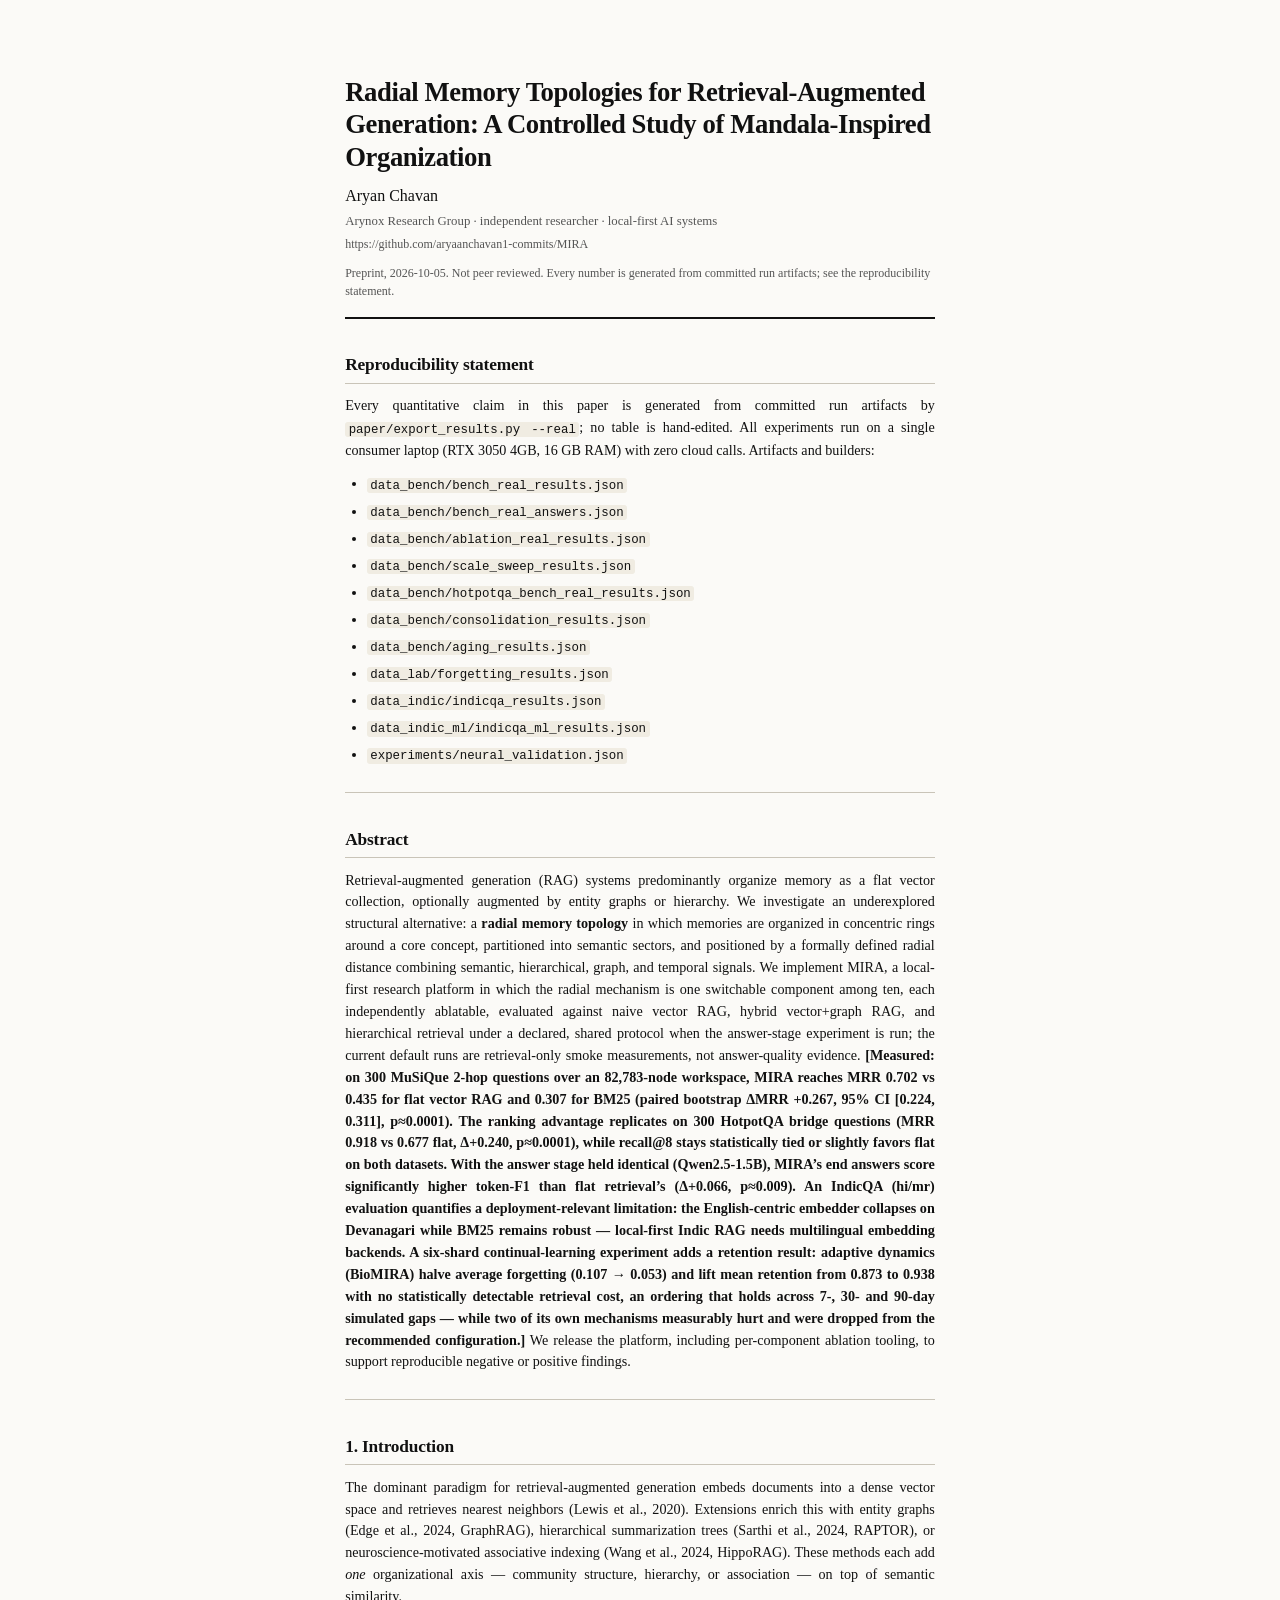
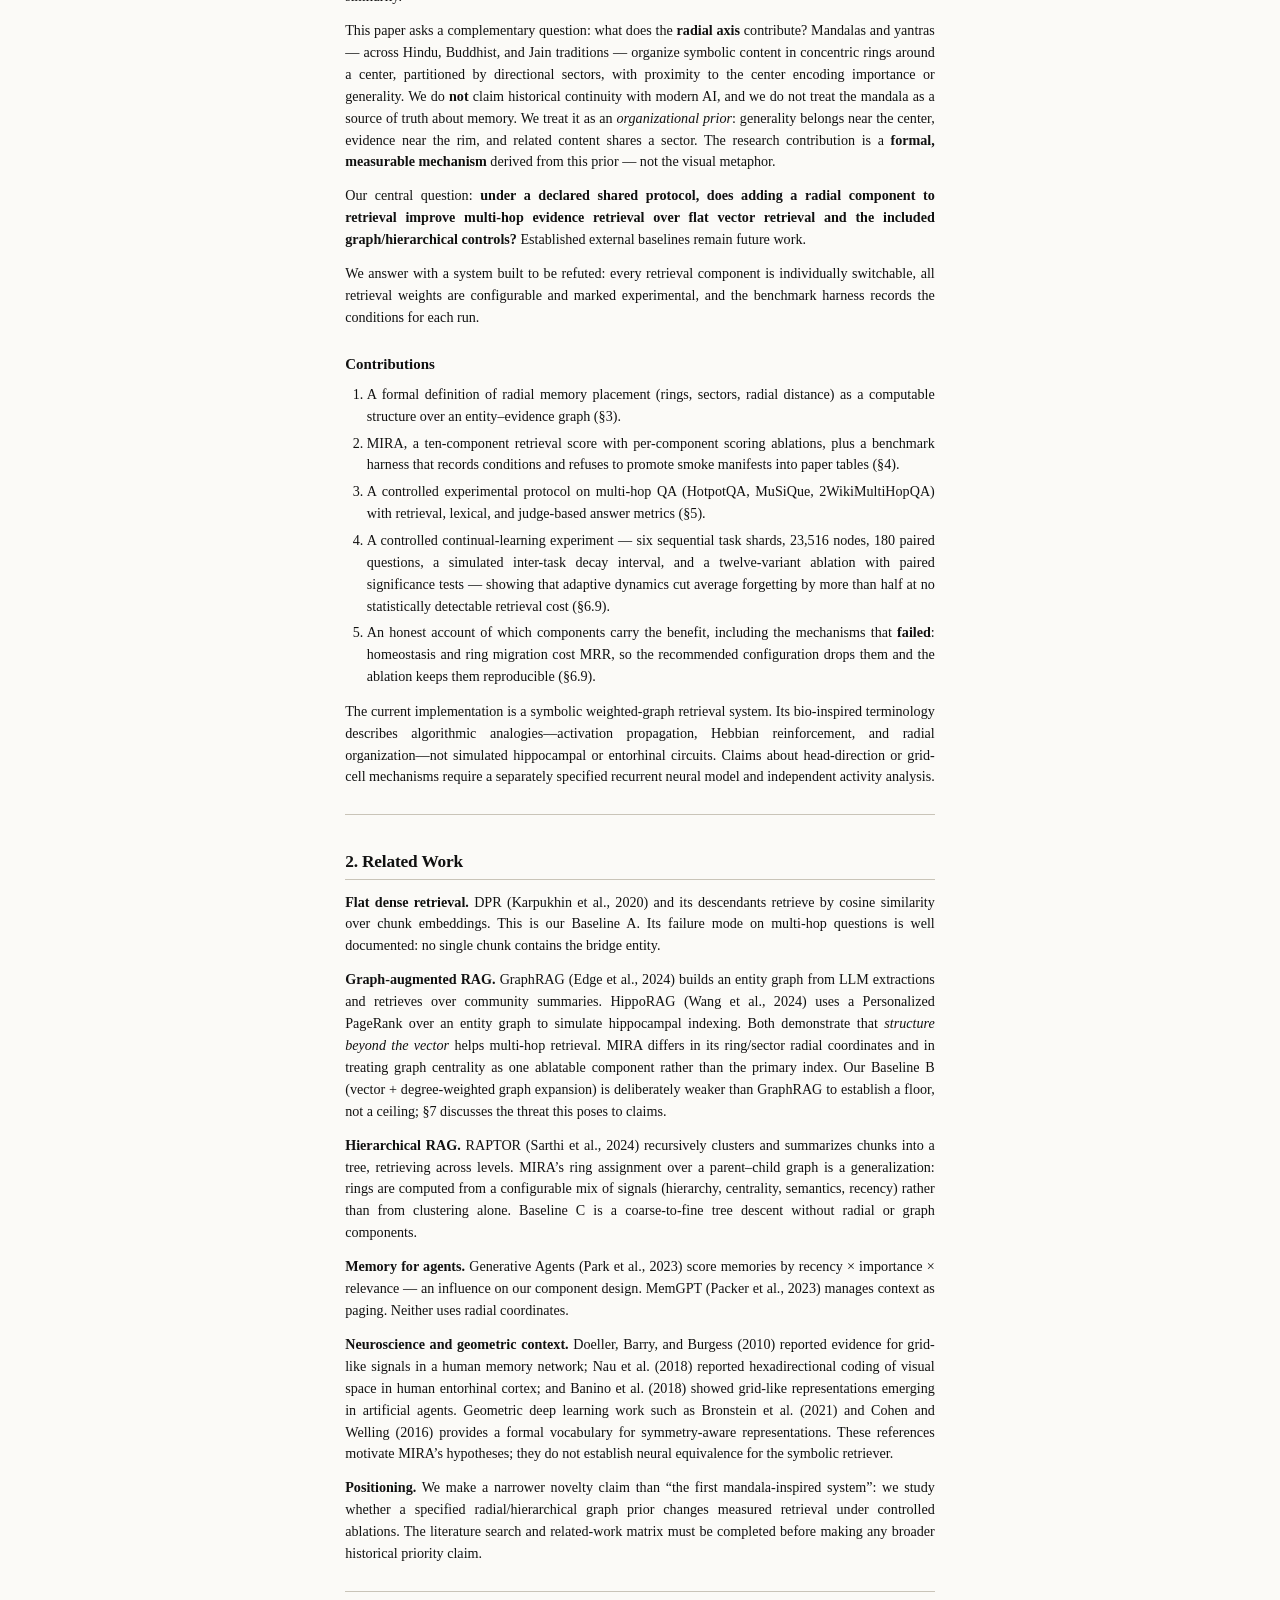
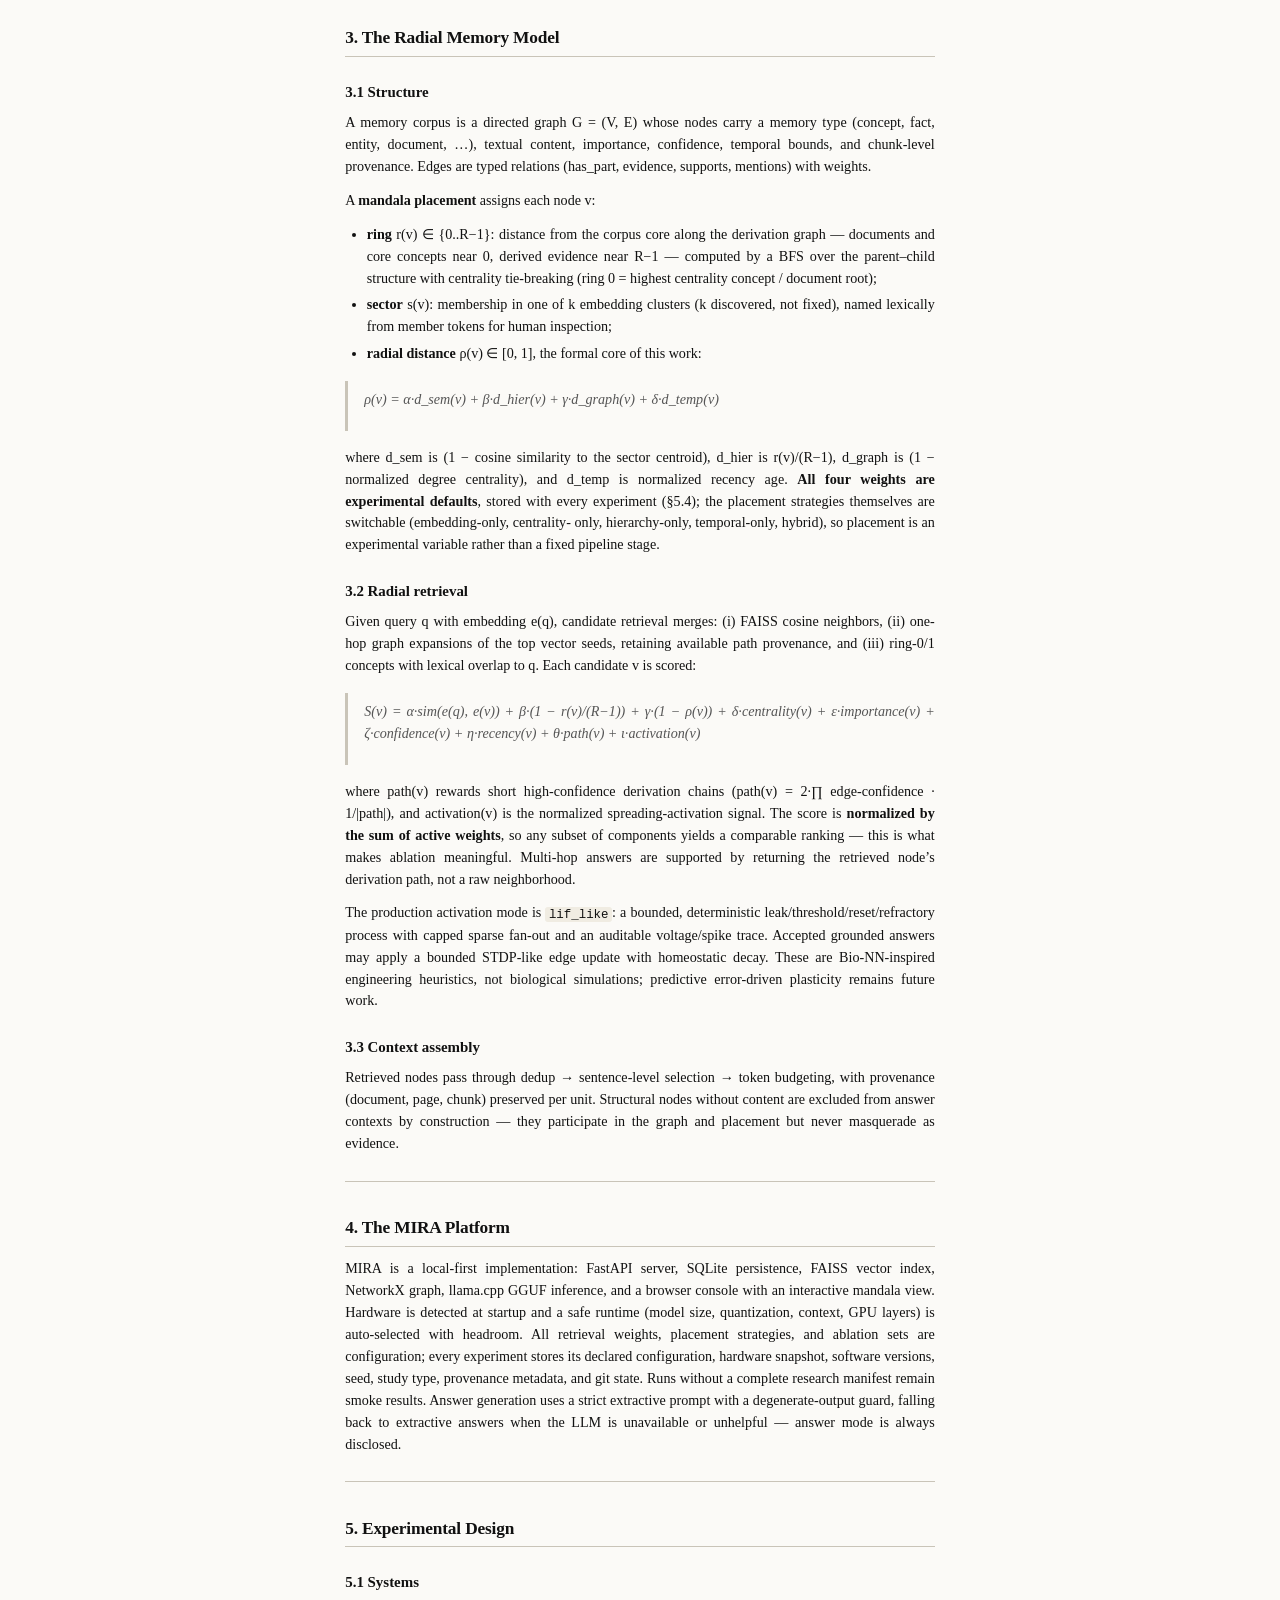
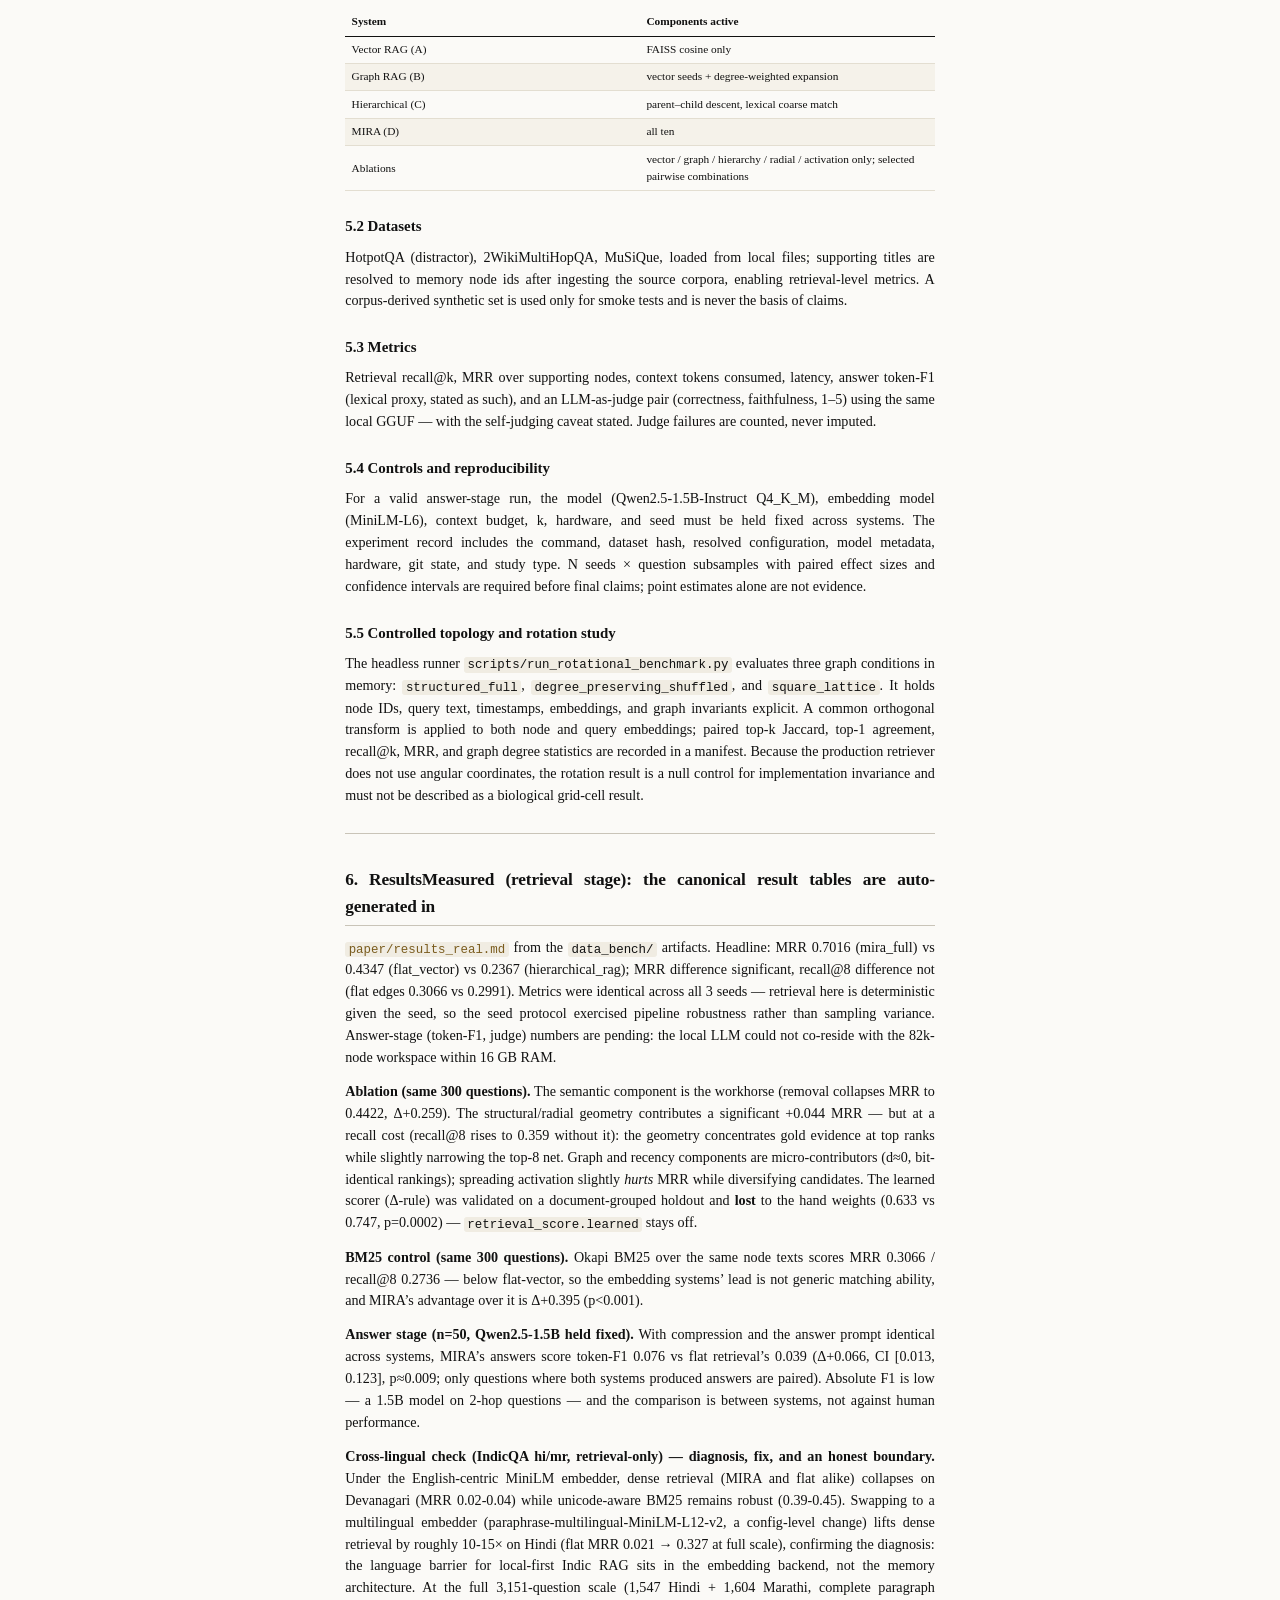
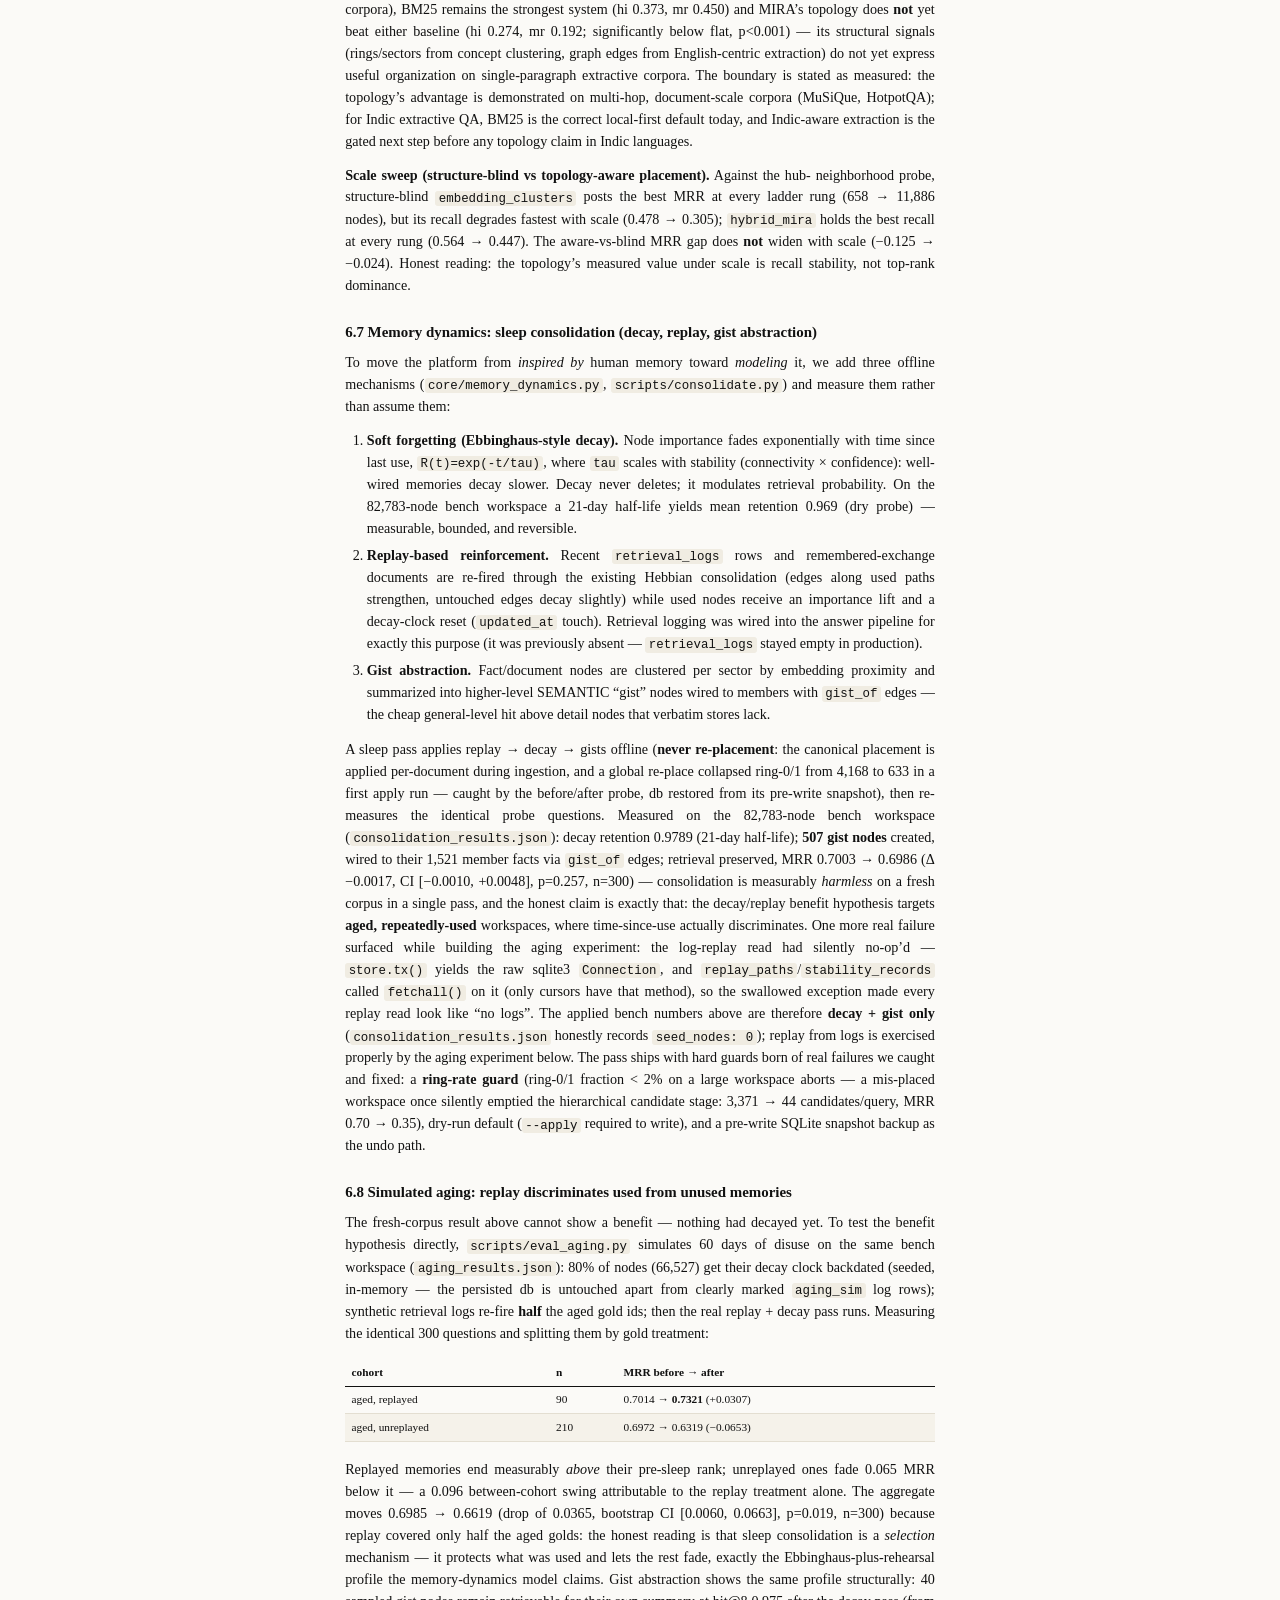
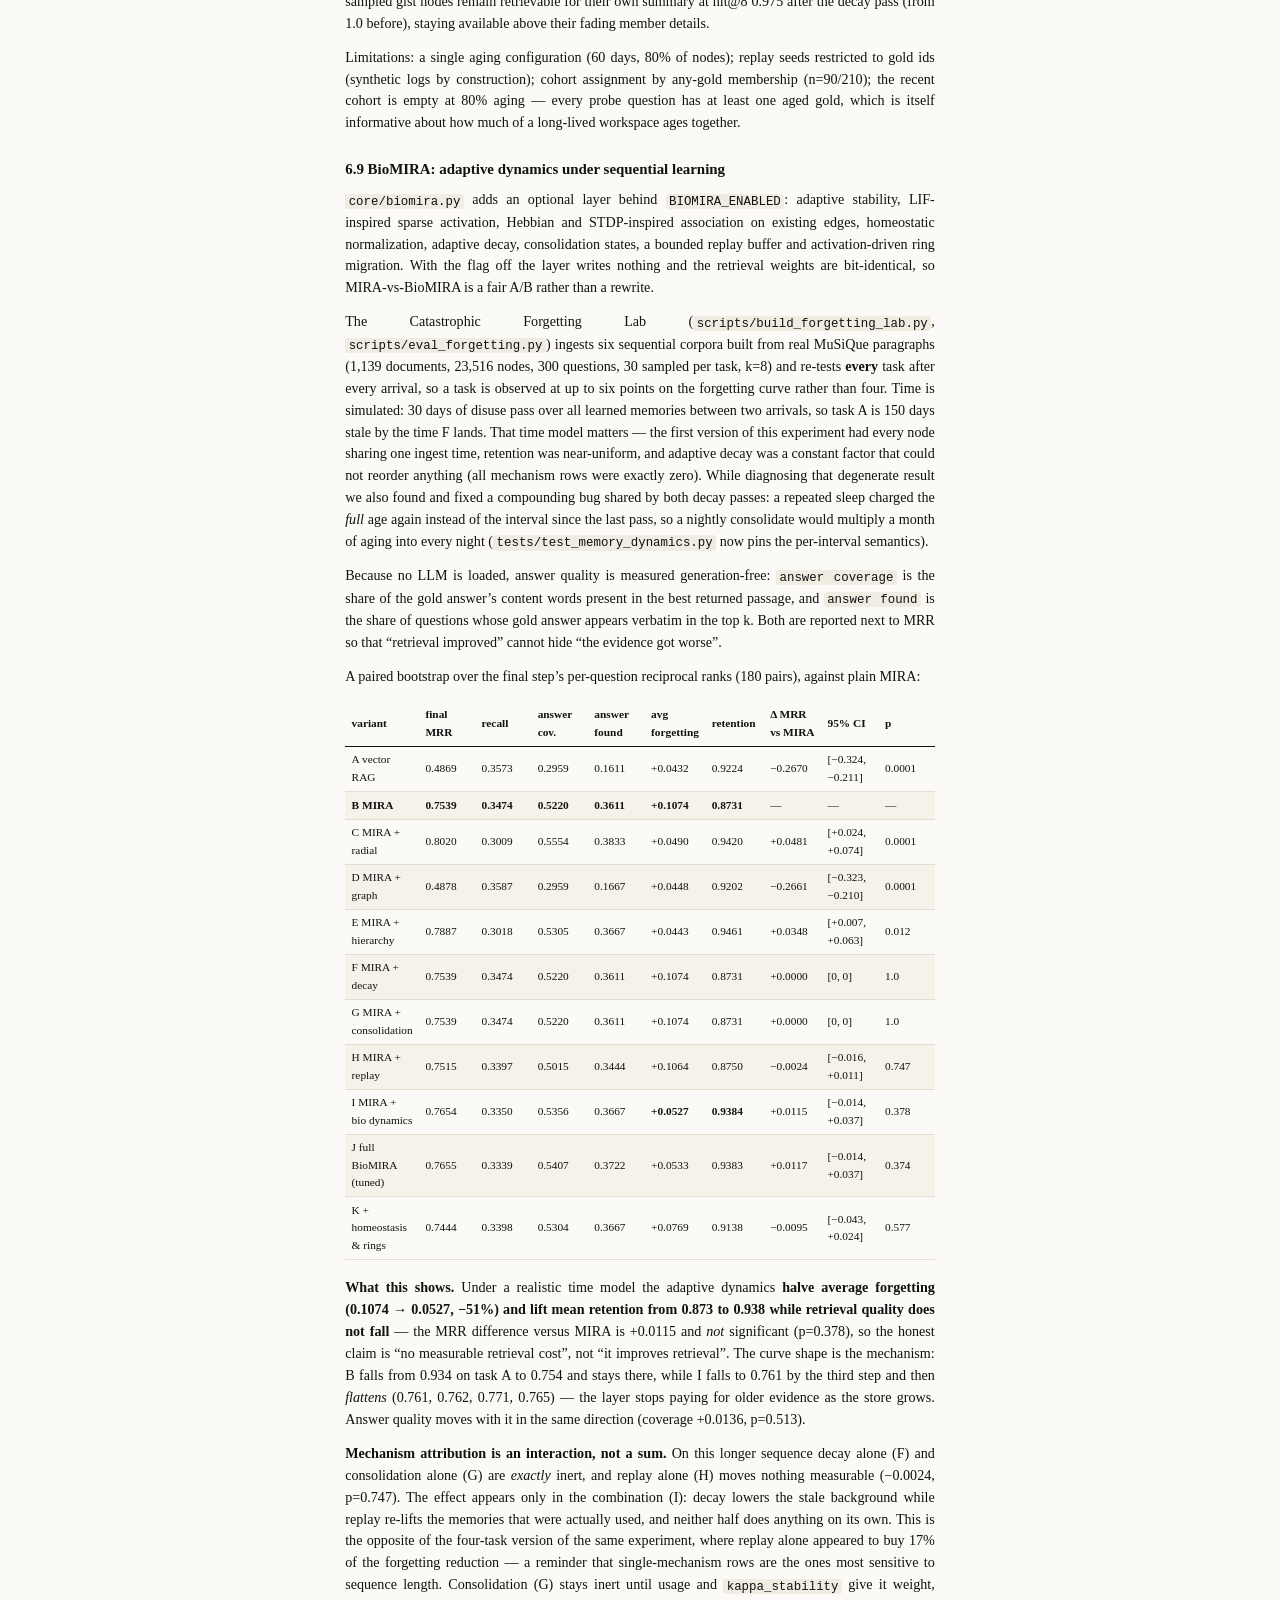
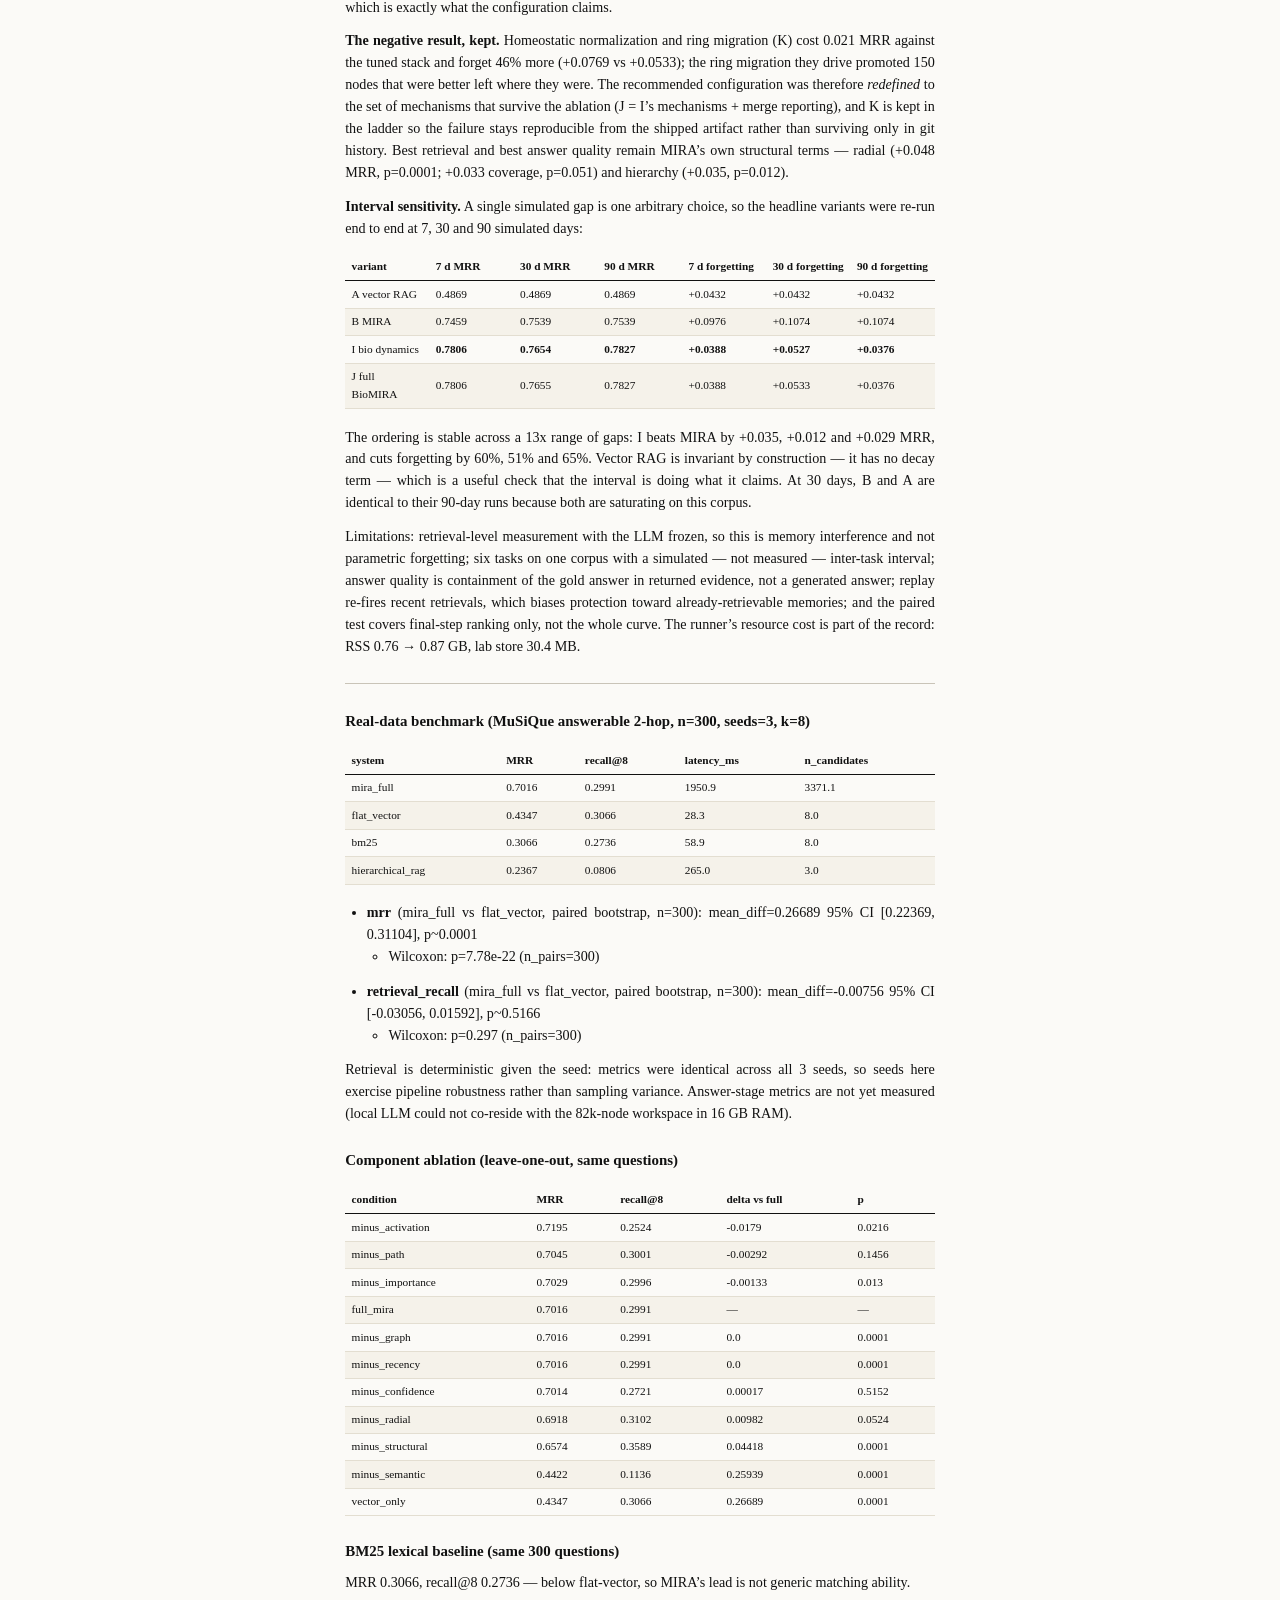
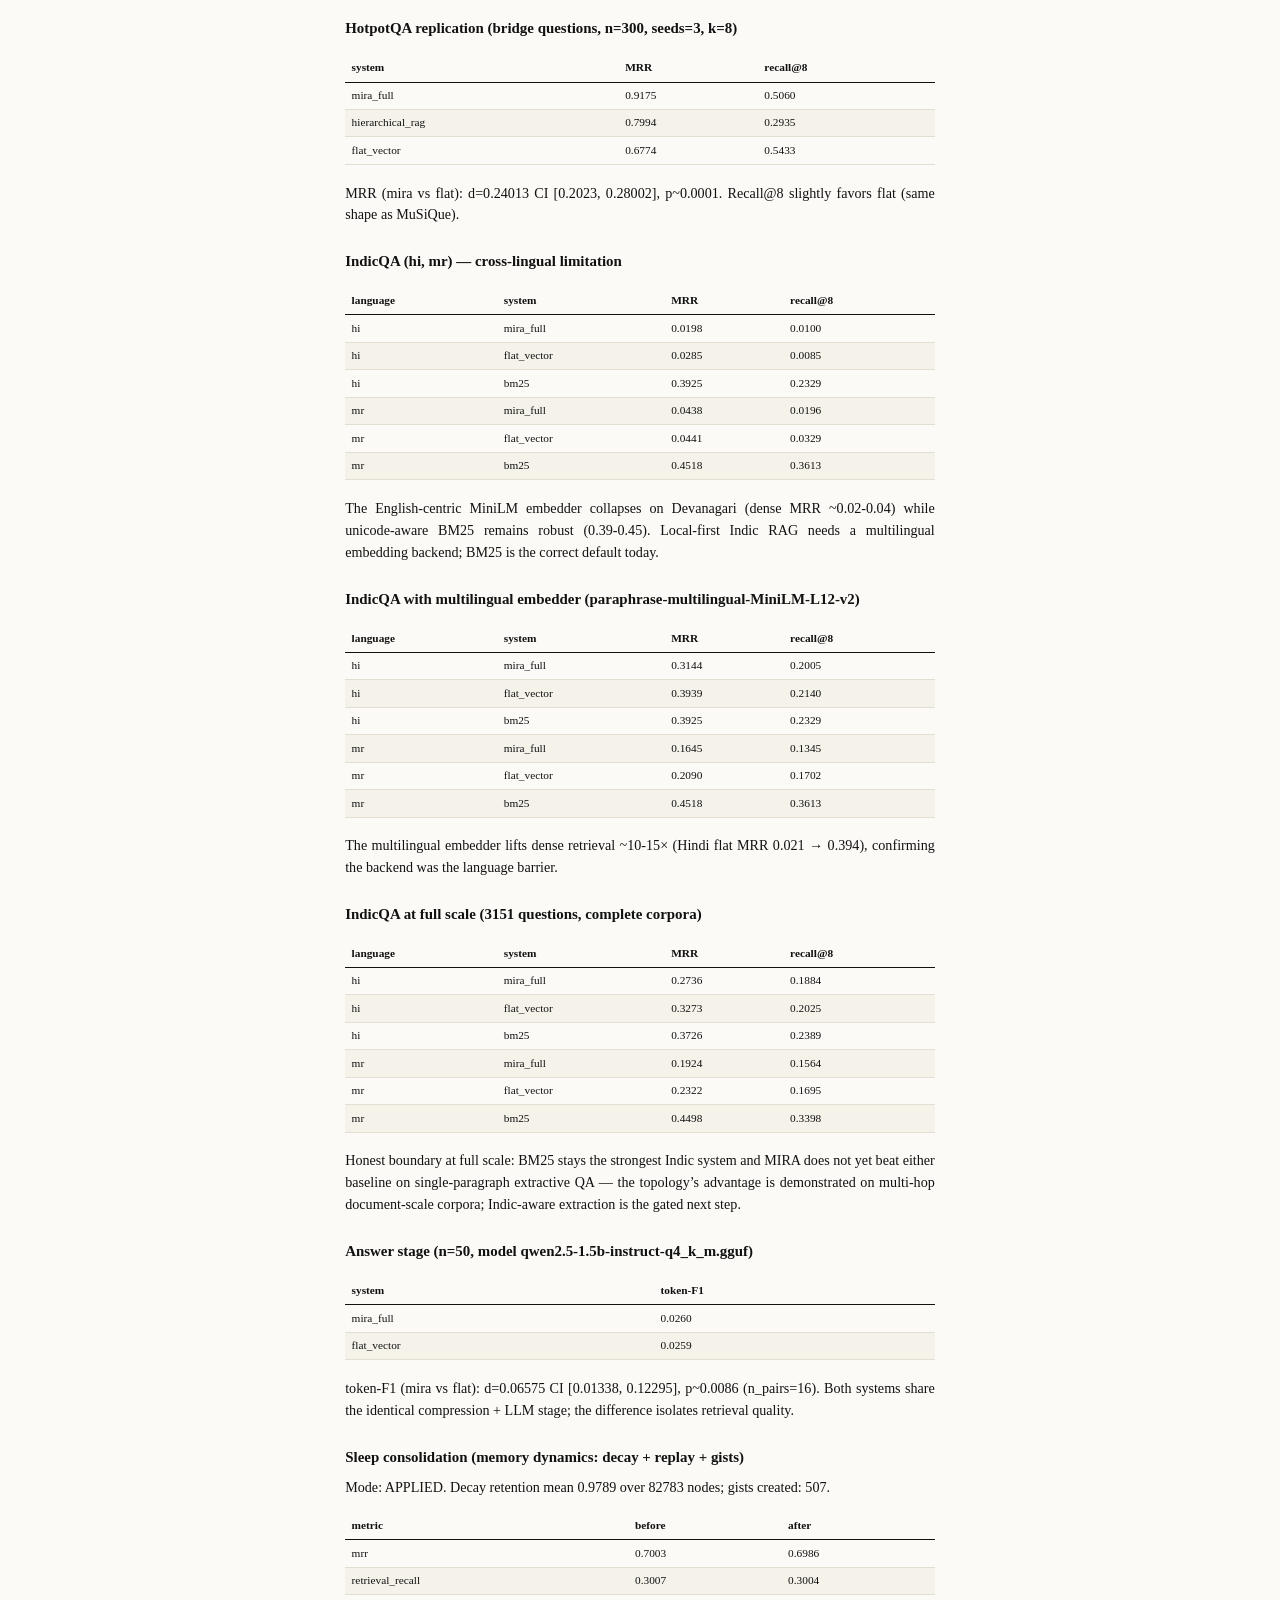
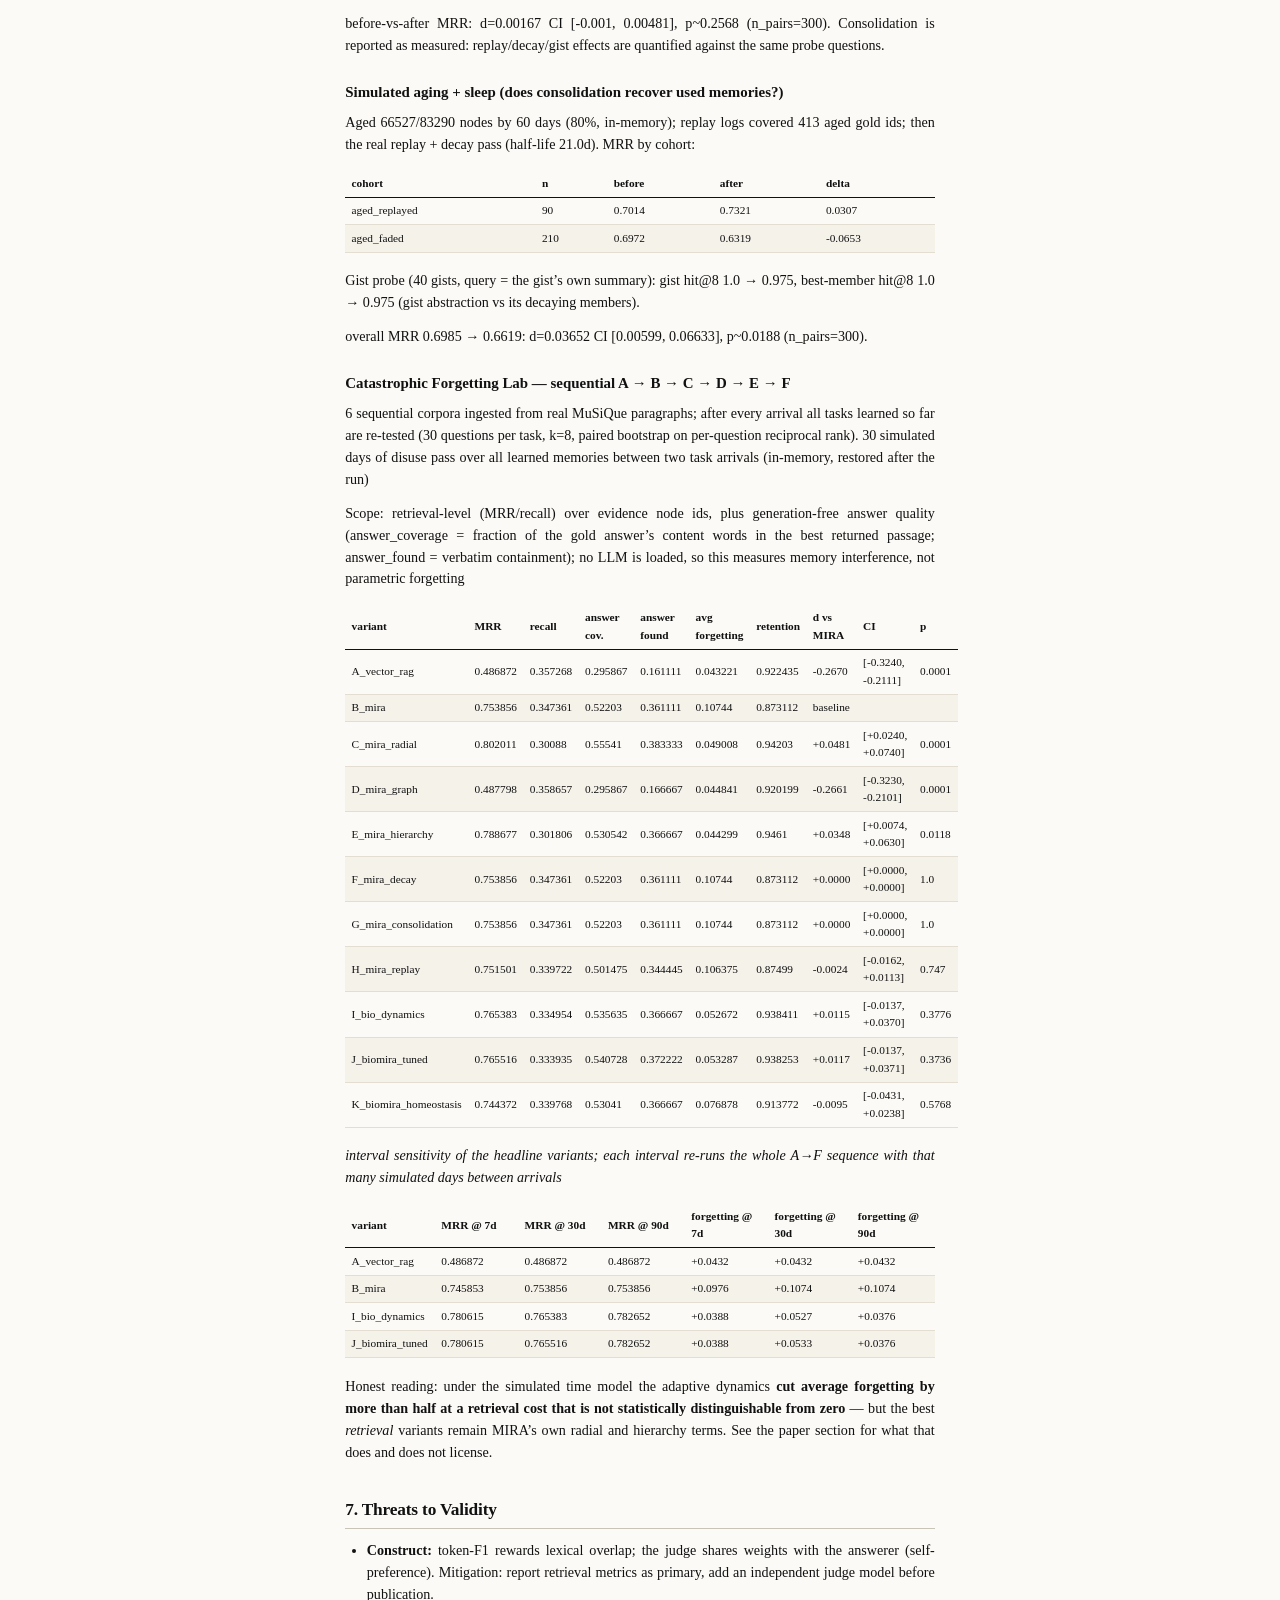
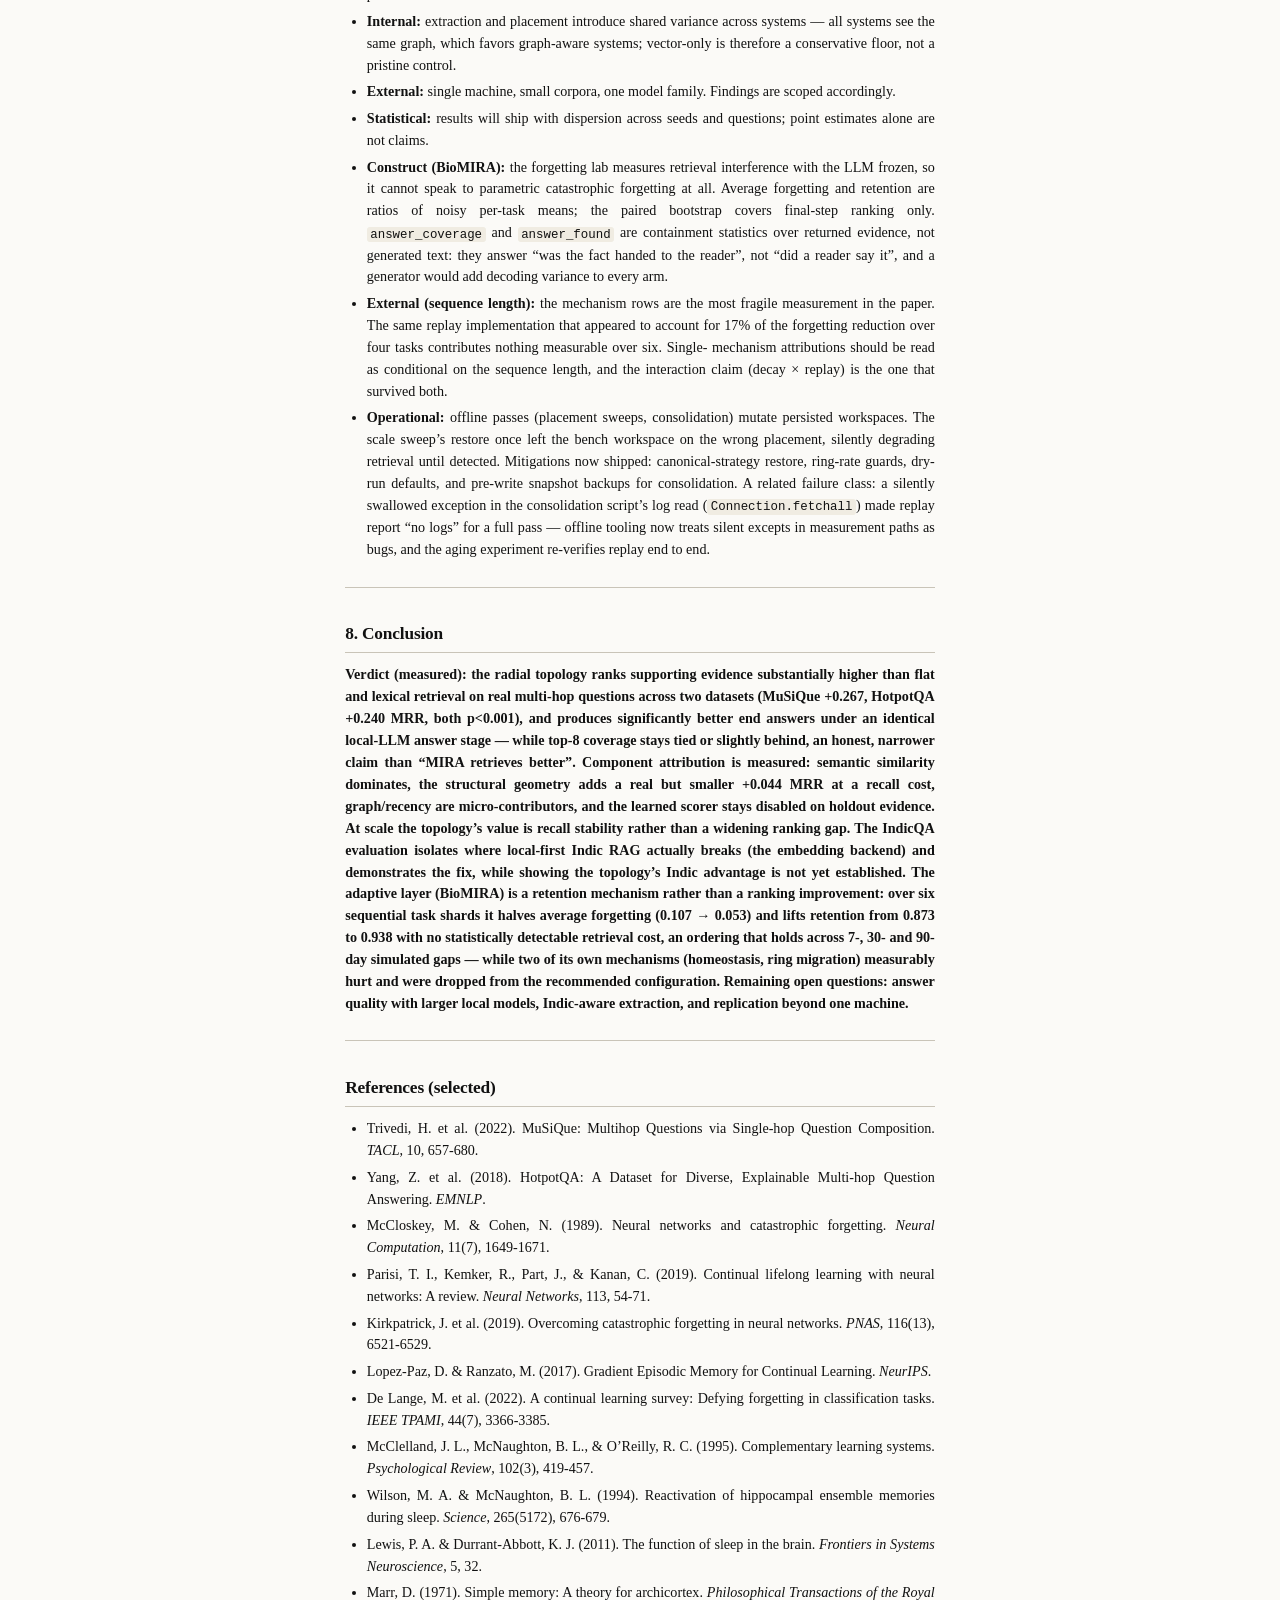
<file: paper/preprint.html>
<!doctype html>
<html lang="en"><head><meta charset="utf-8">
<title>Radial Memory Topologies for Retrieval-Augmented Generation: A Controlled Study of Mandala-Inspired Organization — Aryan Chavan</title>
<meta name="author" content="Aryan Chavan">
<meta name="description" content="retrieval-augmented generation · memory topology · radial organization · catastrophic forgetting · continual learning · ablation study · local-first AI">
<style>
:root { --ink:#111; --dim:#555; --rule:#c9c4b8; --accent:#7a5c1e; --bg:#fbfaf7; }
@page { size: A4; margin: 22mm 20mm 20mm; }
* { box-sizing: border-box; }
body {
  font-family: "Iowan Old Style", "Palatino Linotype", Palatino, Georgia, serif;
  font-size: 10.6pt; line-height: 1.55; color: var(--ink); background: var(--bg);
  max-width: 172mm; margin: 0 auto; padding: 20mm 8mm; text-align: justify;
  hyphens: auto; -webkit-hyphens: auto;
}
.title-block { text-align: left; border-bottom: 2px solid var(--ink); padding-bottom: 1rem; }
.title-block h1 { font-size: 20pt; line-height: 1.22; margin: 0 0 0.7rem; letter-spacing: -0.015em; }
.authors { font-size: 12pt; margin: 0 0 0.2rem; }
.affiliation { color: var(--dim); font-size: 9.6pt; margin: 0 0 0.2rem; }
.contact, .preprint-note { color: var(--dim); font-size: 9pt; margin: 0; }
.preprint-note { margin-top: 0.6rem; }
h2 {
  font-size: 13pt; margin: 2.1rem 0 0.7rem; padding-bottom: 0.25rem;
  border-bottom: 1px solid var(--rule); letter-spacing: -0.01em; break-after: avoid;
}
h3 { font-size: 11.2pt; margin: 1.5rem 0 0.5rem; break-after: avoid; }
h4 { font-size: 10.4pt; margin: 1.1rem 0 0.4rem; break-after: avoid; }
p { margin: 0 0 0.75rem; orphans: 3; widows: 3; }
a { color: var(--accent); text-decoration: none; overflow-wrap: anywhere; }
strong { font-weight: 600; }
ul, ol { margin: 0 0 0.8rem; padding-left: 1.35rem; }
li { margin-bottom: 0.3rem; }
blockquote {
  margin: 1rem 0; padding: 0.5rem 0 0.5rem 1rem; border-left: 3px solid var(--rule);
  color: var(--dim); font-style: italic;
}
code {
  font-family: "Cascadia Mono", Consolas, "SF Mono", Menlo, monospace;
  font-size: 0.88em; background: #f0ece2; padding: 0.05em 0.28em; border-radius: 3px;
}
pre {
  background: #f2efe7; border: 1px solid var(--rule); border-radius: 4px;
  padding: 0.7rem 0.9rem; overflow-x: auto; break-inside: avoid;
  font-size: 8.6pt; line-height: 1.4;
}
pre code { background: none; padding: 0; }
hr { border: 0; border-top: 1px solid var(--rule); margin: 1.6rem 0; }
table {
  width: 100%; border-collapse: collapse; margin: 0.9rem 0 1.1rem;
  font-size: 8.5pt; font-variant-numeric: tabular-nums; break-inside: auto;
}
caption { caption-side: top; text-align: left; color: var(--dim); font-size: 8.6pt;
  padding-bottom: 0.4rem; }
th, td { padding: 0.28rem 0.4rem; border-bottom: 1px solid #e3ded1; text-align: left; }
thead th { border-bottom: 1.5px solid var(--ink); font-weight: 600; }
tbody tr:nth-child(even) { background: #f5f2ea; }
tr { break-inside: avoid; }
/* references and contribution lists read as hanging-indent bibliography entries */
#references + ul li, section:last-of-type ul li {
  margin-left: 1.6rem; text-indent: -1.6rem; margin-bottom: 0.45rem;
}
.abstract { font-size: 10pt; }
@media print { body { background: #fff; padding: 0; max-width: none; } }
</style></head><body>
<div class="title-block">
  <h1>Radial Memory Topologies for Retrieval-Augmented Generation: A Controlled Study of Mandala-Inspired Organization</h1>
  <p class="authors">Aryan Chavan</p>
  <p class="affiliation">Arynox Research Group · independent researcher · local-first AI systems</p>
  <p class="contact">https://github.com/aryaanchavan1-commits/MIRA</p>
  <p class="preprint-note">Preprint, 2026-10-05. Not peer reviewed. Every number is
  generated from committed run artifacts; see the reproducibility statement.</p>
</div>
<h2 id="reproducibility-statement">Reproducibility statement</h2>
<p>Every quantitative claim in this paper is generated from committed
run artifacts by <code>paper/export_results.py --real</code>; no table
is hand-edited. All experiments run on a single consumer laptop (RTX
3050 4GB, 16 GB RAM) with zero cloud calls. Artifacts and builders:</p>
<ul>
<li><code>data_bench/bench_real_results.json</code></li>
<li><code>data_bench/bench_real_answers.json</code></li>
<li><code>data_bench/ablation_real_results.json</code></li>
<li><code>data_bench/scale_sweep_results.json</code></li>
<li><code>data_bench/hotpotqa_bench_real_results.json</code></li>
<li><code>data_bench/consolidation_results.json</code></li>
<li><code>data_bench/aging_results.json</code></li>
<li><code>data_lab/forgetting_results.json</code></li>
<li><code>data_indic/indicqa_results.json</code></li>
<li><code>data_indic_ml/indicqa_ml_results.json</code></li>
<li><code>experiments/neural_validation.json</code></li>
</ul>
<hr />
<h2 id="abstract">Abstract</h2>
<p>Retrieval-augmented generation (RAG) systems predominantly organize
memory as a flat vector collection, optionally augmented by entity
graphs or hierarchy. We investigate an underexplored structural
alternative: a <strong>radial memory topology</strong> in which memories
are organized in concentric rings around a core concept, partitioned
into semantic sectors, and positioned by a formally defined radial
distance combining semantic, hierarchical, graph, and temporal signals.
We implement MIRA, a local-first research platform in which the radial
mechanism is one switchable component among ten, each independently
ablatable, evaluated against naive vector RAG, hybrid vector+graph RAG,
and hierarchical retrieval under a declared, shared protocol when the
answer-stage experiment is run; the current default runs are
retrieval-only smoke measurements, not answer-quality evidence.
<strong>[Measured: on 300 MuSiQue 2-hop questions over an 82,783-node
workspace, MIRA reaches MRR 0.702 vs 0.435 for flat vector RAG and 0.307
for BM25 (paired bootstrap ΔMRR +0.267, 95% CI [0.224, 0.311],
p≈0.0001). The ranking advantage replicates on 300 HotpotQA bridge
questions (MRR 0.918 vs 0.677 flat, Δ+0.240, p≈0.0001), while recall@8
stays statistically tied or slightly favors flat on both datasets. With
the answer stage held identical (Qwen2.5-1.5B), MIRA’s end answers score
significantly higher token-F1 than flat retrieval’s (Δ+0.066, p≈0.009).
An IndicQA (hi/mr) evaluation quantifies a deployment-relevant
limitation: the English-centric embedder collapses on Devanagari while
BM25 remains robust — local-first Indic RAG needs multilingual embedding
backends. A six-shard continual-learning experiment adds a retention
result: adaptive dynamics (BioMIRA) halve average forgetting (0.107 →
0.053) and lift mean retention from 0.873 to 0.938 with no statistically
detectable retrieval cost, an ordering that holds across 7-, 30- and
90-day simulated gaps — while two of its own mechanisms measurably hurt
and were dropped from the recommended configuration.]</strong> We
release the platform, including per-component ablation tooling, to
support reproducible negative or positive findings.</p>
<hr />
<h2 id="introduction">1. Introduction</h2>
<p>The dominant paradigm for retrieval-augmented generation embeds
documents into a dense vector space and retrieves nearest neighbors
(Lewis et al., 2020). Extensions enrich this with entity graphs (Edge et
al., 2024, GraphRAG), hierarchical summarization trees (Sarthi et al.,
2024, RAPTOR), or neuroscience-motivated associative indexing (Wang et
al., 2024, HippoRAG). These methods each add <em>one</em> organizational
axis — community structure, hierarchy, or association — on top of
semantic similarity.</p>
<p>This paper asks a complementary question: what does the
<strong>radial axis</strong> contribute? Mandalas and yantras — across
Hindu, Buddhist, and Jain traditions — organize symbolic content in
concentric rings around a center, partitioned by directional sectors,
with proximity to the center encoding importance or generality. We do
<strong>not</strong> claim historical continuity with modern AI, and we
do not treat the mandala as a source of truth about memory. We treat it
as an <em>organizational prior</em>: generality belongs near the center,
evidence near the rim, and related content shares a sector. The research
contribution is a <strong>formal, measurable mechanism</strong> derived
from this prior — not the visual metaphor.</p>
<p>Our central question: <strong>under a declared shared protocol, does
adding a radial component to retrieval improve multi-hop evidence
retrieval over flat vector retrieval and the included graph/hierarchical
controls?</strong> Established external baselines remain future
work.</p>
<p>We answer with a system built to be refuted: every retrieval
component is individually switchable, all retrieval weights are
configurable and marked experimental, and the benchmark harness records
the conditions for each run.</p>
<h3 id="contributions">Contributions</h3>
<ol type="1">
<li>A formal definition of radial memory placement (rings, sectors,
radial distance) as a computable structure over an entity–evidence graph
(§3).</li>
<li>MIRA, a ten-component retrieval score with per-component scoring
ablations, plus a benchmark harness that records conditions and refuses
to promote smoke manifests into paper tables (§4).</li>
<li>A controlled experimental protocol on multi-hop QA (HotpotQA,
MuSiQue, 2WikiMultiHopQA) with retrieval, lexical, and judge-based
answer metrics (§5).</li>
<li>A controlled continual-learning experiment — six sequential task
shards, 23,516 nodes, 180 paired questions, a simulated inter-task decay
interval, and a twelve-variant ablation with paired significance tests —
showing that adaptive dynamics cut average forgetting by more than half
at no statistically detectable retrieval cost (§6.9).</li>
<li>An honest account of which components carry the benefit, including
the mechanisms that <strong>failed</strong>: homeostasis and ring
migration cost MRR, so the recommended configuration drops them and the
ablation keeps them reproducible (§6.9).</li>
</ol>
<p>The current implementation is a symbolic weighted-graph retrieval
system. Its bio-inspired terminology describes algorithmic
analogies—activation propagation, Hebbian reinforcement, and radial
organization—not simulated hippocampal or entorhinal circuits. Claims
about head-direction or grid-cell mechanisms require a separately
specified recurrent neural model and independent activity analysis.</p>
<hr />
<h2 id="related-work">2. Related Work</h2>
<p><strong>Flat dense retrieval.</strong> DPR (Karpukhin et al., 2020)
and its descendants retrieve by cosine similarity over chunk embeddings.
This is our Baseline A. Its failure mode on multi-hop questions is well
documented: no single chunk contains the bridge entity.</p>
<p><strong>Graph-augmented RAG.</strong> GraphRAG (Edge et al., 2024)
builds an entity graph from LLM extractions and retrieves over community
summaries. HippoRAG (Wang et al., 2024) uses a Personalized PageRank
over an entity graph to simulate hippocampal indexing. Both demonstrate
that <em>structure beyond the vector</em> helps multi-hop retrieval.
MIRA differs in its ring/sector radial coordinates and in treating graph
centrality as one ablatable component rather than the primary index. Our
Baseline B (vector + degree-weighted graph expansion) is deliberately
weaker than GraphRAG to establish a floor, not a ceiling; §7 discusses
the threat this poses to claims.</p>
<p><strong>Hierarchical RAG.</strong> RAPTOR (Sarthi et al., 2024)
recursively clusters and summarizes chunks into a tree, retrieving
across levels. MIRA’s ring assignment over a parent–child graph is a
generalization: rings are computed from a configurable mix of signals
(hierarchy, centrality, semantics, recency) rather than from clustering
alone. Baseline C is a coarse-to-fine tree descent without radial or
graph components.</p>
<p><strong>Memory for agents.</strong> Generative Agents (Park et al.,
2023) score memories by recency × importance × relevance — an influence
on our component design. MemGPT (Packer et al., 2023) manages context as
paging. Neither uses radial coordinates.</p>
<p><strong>Neuroscience and geometric context.</strong> Doeller, Barry,
and Burgess (2010) reported evidence for grid-like signals in a human
memory network; Nau et al. (2018) reported hexadirectional coding of
visual space in human entorhinal cortex; and Banino et al. (2018) showed
grid-like representations emerging in artificial agents. Geometric deep
learning work such as Bronstein et al. (2021) and Cohen and Welling
(2016) provides a formal vocabulary for symmetry-aware representations.
These references motivate MIRA’s hypotheses; they do not establish
neural equivalence for the symbolic retriever.</p>
<p><strong>Positioning.</strong> We make a narrower novelty claim than
“the first mandala-inspired system”: we study whether a specified
radial/hierarchical graph prior changes measured retrieval under
controlled ablations. The literature search and related-work matrix must
be completed before making any broader historical priority claim.</p>
<hr />
<h2 id="the-radial-memory-model">3. The Radial Memory Model</h2>
<h3 id="structure">3.1 Structure</h3>
<p>A memory corpus is a directed graph G = (V, E) whose nodes carry a
memory type (concept, fact, entity, document, …), textual content,
importance, confidence, temporal bounds, and chunk-level provenance.
Edges are typed relations (has_part, evidence, supports, mentions) with
weights.</p>
<p>A <strong>mandala placement</strong> assigns each node v:</p>
<ul>
<li><strong>ring</strong> r(v) ∈ {0..R−1}: distance from the corpus core
along the derivation graph — documents and core concepts near 0, derived
evidence near R−1 — computed by a BFS over the parent–child structure
with centrality tie-breaking (ring 0 = highest centrality concept /
document root);</li>
<li><strong>sector</strong> s(v): membership in one of k embedding
clusters (k discovered, not fixed), named lexically from member tokens
for human inspection;</li>
<li><strong>radial distance</strong> ρ(v) ∈ [0, 1], the formal core of
this work:</li>
</ul>
<blockquote>
<p>ρ(v) = α·d_sem(v) + β·d_hier(v) + γ·d_graph(v) + δ·d_temp(v)</p>
</blockquote>
<p>where d_sem is (1 − cosine similarity to the sector centroid), d_hier
is r(v)/(R−1), d_graph is (1 − normalized degree centrality), and d_temp
is normalized recency age. <strong>All four weights are experimental
defaults</strong>, stored with every experiment (§5.4); the placement
strategies themselves are switchable (embedding-only, centrality- only,
hierarchy-only, temporal-only, hybrid), so placement is an experimental
variable rather than a fixed pipeline stage.</p>
<h3 id="radial-retrieval">3.2 Radial retrieval</h3>
<p>Given query q with embedding e(q), candidate retrieval merges: (i)
FAISS cosine neighbors, (ii) one-hop graph expansions of the top vector
seeds, retaining available path provenance, and (iii) ring-0/1 concepts
with lexical overlap to q. Each candidate v is scored:</p>
<blockquote>
<p>S(v) = α·sim(e(q), e(v)) + β·(1 − r(v)/(R−1)) + γ·(1 − ρ(v)) +
δ·centrality(v) + ε·importance(v) + ζ·confidence(v) + η·recency(v) +
θ·path(v) + ι·activation(v)</p>
</blockquote>
<p>where path(v) rewards short high-confidence derivation chains
(path(v) = 2·∏ edge-confidence · 1/|path|), and activation(v) is the
normalized spreading-activation signal. The score is <strong>normalized
by the sum of active weights</strong>, so any subset of components
yields a comparable ranking — this is what makes ablation meaningful.
Multi-hop answers are supported by returning the retrieved node’s
derivation path, not a raw neighborhood.</p>
<p>The production activation mode is <code>lif_like</code>: a bounded,
deterministic leak/threshold/reset/refractory process with capped sparse
fan-out and an auditable voltage/spike trace. Accepted grounded answers
may apply a bounded STDP-like edge update with homeostatic decay. These
are Bio-NN-inspired engineering heuristics, not biological simulations;
predictive error-driven plasticity remains future work.</p>
<h3 id="context-assembly">3.3 Context assembly</h3>
<p>Retrieved nodes pass through dedup → sentence-level selection → token
budgeting, with provenance (document, page, chunk) preserved per unit.
Structural nodes without content are excluded from answer contexts by
construction — they participate in the graph and placement but never
masquerade as evidence.</p>
<hr />
<h2 id="the-mira-platform">4. The MIRA Platform</h2>
<p>MIRA is a local-first implementation: FastAPI server, SQLite
persistence, FAISS vector index, NetworkX graph, llama.cpp GGUF
inference, and a browser console with an interactive mandala view.
Hardware is detected at startup and a safe runtime (model size,
quantization, context, GPU layers) is auto-selected with headroom. All
retrieval weights, placement strategies, and ablation sets are
configuration; every experiment stores its declared configuration,
hardware snapshot, software versions, seed, study type, provenance
metadata, and git state. Runs without a complete research manifest
remain smoke results. Answer generation uses a strict extractive prompt
with a degenerate-output guard, falling back to extractive answers when
the LLM is unavailable or unhelpful — answer mode is always
disclosed.</p>
<hr />
<h2 id="experimental-design">5. Experimental Design</h2>
<h3 id="systems">5.1 Systems</h3>
<table>
<colgroup>
<col style="width: 50%" />
<col style="width: 50%" />
</colgroup>
<thead>
<tr>
<th>System</th>
<th>Components active</th>
</tr>
</thead>
<tbody>
<tr>
<td>Vector RAG (A)</td>
<td>FAISS cosine only</td>
</tr>
<tr>
<td>Graph RAG (B)</td>
<td>vector seeds + degree-weighted expansion</td>
</tr>
<tr>
<td>Hierarchical (C)</td>
<td>parent–child descent, lexical coarse match</td>
</tr>
<tr>
<td>MIRA (D)</td>
<td>all ten</td>
</tr>
<tr>
<td>Ablations</td>
<td>vector / graph / hierarchy / radial / activation only; selected
pairwise combinations</td>
</tr>
</tbody>
</table>
<h3 id="datasets">5.2 Datasets</h3>
<p>HotpotQA (distractor), 2WikiMultiHopQA, MuSiQue, loaded from local
files; supporting titles are resolved to memory node ids after ingesting
the source corpora, enabling retrieval-level metrics. A corpus-derived
synthetic set is used only for smoke tests and is never the basis of
claims.</p>
<h3 id="metrics">5.3 Metrics</h3>
<p>Retrieval recall@k, MRR over supporting nodes, context tokens
consumed, latency, answer token-F1 (lexical proxy, stated as such), and
an LLM-as-judge pair (correctness, faithfulness, 1–5) using the same
local GGUF — with the self-judging caveat stated. Judge failures are
counted, never imputed.</p>
<h3 id="controls-and-reproducibility">5.4 Controls and
reproducibility</h3>
<p>For a valid answer-stage run, the model (Qwen2.5-1.5B-Instruct
Q4_K_M), embedding model (MiniLM-L6), context budget, k, hardware, and
seed must be held fixed across systems. The experiment record includes
the command, dataset hash, resolved configuration, model metadata,
hardware, git state, and study type. N seeds × question subsamples with
paired effect sizes and confidence intervals are required before final
claims; point estimates alone are not evidence.</p>
<h3 id="controlled-topology-and-rotation-study">5.5 Controlled topology
and rotation study</h3>
<p>The headless runner <code>scripts/run_rotational_benchmark.py</code>
evaluates three graph conditions in memory:
<code>structured_full</code>, <code>degree_preserving_shuffled</code>,
and <code>square_lattice</code>. It holds node IDs, query text,
timestamps, embeddings, and graph invariants explicit. A common
orthogonal transform is applied to both node and query embeddings;
paired top-k Jaccard, top-1 agreement, recall@k, MRR, and graph degree
statistics are recorded in a manifest. Because the production retriever
does not use angular coordinates, the rotation result is a null control
for implementation invariance and must not be described as a biological
grid-cell result.</p>
<hr />
<h2
id="resultsmeasured-retrieval-stage-the-canonical-result-tables-are-auto-generated-in">6.
Results<strong>Measured (retrieval stage):</strong> the canonical result
tables are auto-generated in</h2>
<p><a href="results_real.md"><code>paper/results_real.md</code></a> from
the <code>data_bench/</code> artifacts. Headline: MRR 0.7016 (mira_full)
vs 0.4347 (flat_vector) vs 0.2367 (hierarchical_rag); MRR difference
significant, recall@8 difference not (flat edges 0.3066 vs 0.2991).
Metrics were identical across all 3 seeds — retrieval here is
deterministic given the seed, so the seed protocol exercised pipeline
robustness rather than sampling variance. Answer-stage (token-F1, judge)
numbers are pending: the local LLM could not co-reside with the 82k-node
workspace within 16 GB RAM.</p>
<p><strong>Ablation (same 300 questions).</strong> The semantic
component is the workhorse (removal collapses MRR to 0.4422, Δ+0.259).
The structural/radial geometry contributes a significant +0.044 MRR —
but at a recall cost (recall@8 rises to 0.359 without it): the geometry
concentrates gold evidence at top ranks while slightly narrowing the
top-8 net. Graph and recency components are micro-contributors (d≈0,
bit-identical rankings); spreading activation slightly <em>hurts</em>
MRR while diversifying candidates. The learned scorer (Δ-rule) was
validated on a document-grouped holdout and <strong>lost</strong> to the
hand weights (0.633 vs 0.747, p=0.0002) —
<code>retrieval_score.learned</code> stays off.</p>
<p><strong>BM25 control (same 300 questions).</strong> Okapi BM25 over
the same node texts scores MRR 0.3066 / recall@8 0.2736 — below
flat-vector, so the embedding systems’ lead is not generic matching
ability, and MIRA’s advantage over it is Δ+0.395 (p&lt;0.001).</p>
<p><strong>Answer stage (n=50, Qwen2.5-1.5B held fixed).</strong> With
compression and the answer prompt identical across systems, MIRA’s
answers score token-F1 0.076 vs flat retrieval’s 0.039 (Δ+0.066, CI
[0.013, 0.123], p≈0.009; only questions where both systems produced
answers are paired). Absolute F1 is low — a 1.5B model on 2-hop
questions — and the comparison is between systems, not against human
performance.</p>
<p><strong>Cross-lingual check (IndicQA hi/mr, retrieval-only) —
diagnosis, fix, and an honest boundary.</strong> Under the
English-centric MiniLM embedder, dense retrieval (MIRA and flat alike)
collapses on Devanagari (MRR 0.02-0.04) while unicode-aware BM25 remains
robust (0.39-0.45). Swapping to a multilingual embedder
(paraphrase-multilingual-MiniLM-L12-v2, a config-level change) lifts
dense retrieval by roughly 10-15× on Hindi (flat MRR 0.021 → 0.327 at
full scale), confirming the diagnosis: the language barrier for
local-first Indic RAG sits in the embedding backend, not the memory
architecture. At the full 3,151-question scale (1,547 Hindi + 1,604
Marathi, complete paragraph corpora), BM25 remains the strongest system
(hi 0.373, mr 0.450) and MIRA’s topology does <strong>not</strong> yet
beat either baseline (hi 0.274, mr 0.192; significantly below flat,
p&lt;0.001) — its structural signals (rings/sectors from concept
clustering, graph edges from English-centric extraction) do not yet
express useful organization on single-paragraph extractive corpora. The
boundary is stated as measured: the topology’s advantage is demonstrated
on multi-hop, document-scale corpora (MuSiQue, HotpotQA); for Indic
extractive QA, BM25 is the correct local-first default today, and
Indic-aware extraction is the gated next step before any topology claim
in Indic languages.</p>
<p><strong>Scale sweep (structure-blind vs topology-aware
placement).</strong> Against the hub- neighborhood probe,
structure-blind <code>embedding_clusters</code> posts the best MRR at
every ladder rung (658 → 11,886 nodes), but its recall degrades fastest
with scale (0.478 → 0.305); <code>hybrid_mira</code> holds the best
recall at every rung (0.564 → 0.447). The aware-vs-blind MRR gap does
<strong>not</strong> widen with scale (−0.125 → −0.024). Honest reading:
the topology’s measured value under scale is recall stability, not
top-rank dominance.</p>
<h3
id="memory-dynamics-sleep-consolidation-decay-replay-gist-abstraction">6.7
Memory dynamics: sleep consolidation (decay, replay, gist
abstraction)</h3>
<p>To move the platform from <em>inspired by</em> human memory toward
<em>modeling</em> it, we add three offline mechanisms
(<code>core/memory_dynamics.py</code>,
<code>scripts/consolidate.py</code>) and measure them rather than assume
them:</p>
<ol type="1">
<li><strong>Soft forgetting (Ebbinghaus-style decay).</strong> Node
importance fades exponentially with time since last use,
<code>R(t)=exp(-t/tau)</code>, where <code>tau</code> scales with
stability (connectivity × confidence): well-wired memories decay slower.
Decay never deletes; it modulates retrieval probability. On the
82,783-node bench workspace a 21-day half-life yields mean retention
0.969 (dry probe) — measurable, bounded, and reversible.</li>
<li><strong>Replay-based reinforcement.</strong> Recent
<code>retrieval_logs</code> rows and remembered-exchange documents are
re-fired through the existing Hebbian consolidation (edges along used
paths strengthen, untouched edges decay slightly) while used nodes
receive an importance lift and a decay-clock reset
(<code>updated_at</code> touch). Retrieval logging was wired into the
answer pipeline for exactly this purpose (it was previously absent —
<code>retrieval_logs</code> stayed empty in production).</li>
<li><strong>Gist abstraction.</strong> Fact/document nodes are clustered
per sector by embedding proximity and summarized into higher-level
SEMANTIC “gist” nodes wired to members with <code>gist_of</code> edges —
the cheap general-level hit above detail nodes that verbatim stores
lack.</li>
</ol>
<p>A sleep pass applies replay → decay → gists offline (<strong>never
re-placement</strong>: the canonical placement is applied per-document
during ingestion, and a global re-place collapsed ring-0/1 from 4,168 to
633 in a first apply run — caught by the before/after probe, db restored
from its pre-write snapshot), then re-measures the identical probe
questions. Measured on the 82,783-node bench workspace
(<code>consolidation_results.json</code>): decay retention 0.9789
(21-day half-life); <strong>507 gist nodes</strong> created, wired to
their 1,521 member facts via <code>gist_of</code> edges; retrieval
preserved, MRR 0.7003 → 0.6986 (Δ −0.0017, CI [−0.0010, +0.0048],
p=0.257, n=300) — consolidation is measurably <em>harmless</em> on a
fresh corpus in a single pass, and the honest claim is exactly that: the
decay/replay benefit hypothesis targets <strong>aged,
repeatedly-used</strong> workspaces, where time-since-use actually
discriminates. One more real failure surfaced while building the aging
experiment: the log-replay read had silently no-op’d —
<code>store.tx()</code> yields the raw sqlite3 <code>Connection</code>,
and <code>replay_paths</code>/<code>stability_records</code> called
<code>fetchall()</code> on it (only cursors have that method), so the
swallowed exception made every replay read look like “no logs”. The
applied bench numbers above are therefore <strong>decay + gist
only</strong> (<code>consolidation_results.json</code> honestly records
<code>seed_nodes: 0</code>); replay from logs is exercised properly by
the aging experiment below. The pass ships with hard guards born of real
failures we caught and fixed: a <strong>ring-rate guard</strong>
(ring-0/1 fraction &lt; 2% on a large workspace aborts — a mis-placed
workspace once silently emptied the hierarchical candidate stage: 3,371
→ 44 candidates/query, MRR 0.70 → 0.35), dry-run default
(<code>--apply</code> required to write), and a pre-write SQLite
snapshot backup as the undo path.</p>
<h3
id="simulated-aging-replay-discriminates-used-from-unused-memories">6.8
Simulated aging: replay discriminates used from unused memories</h3>
<p>The fresh-corpus result above cannot show a benefit — nothing had
decayed yet. To test the benefit hypothesis directly,
<code>scripts/eval_aging.py</code> simulates 60 days of disuse on the
same bench workspace (<code>aging_results.json</code>): 80% of nodes
(66,527) get their decay clock backdated (seeded, in-memory — the
persisted db is untouched apart from clearly marked
<code>aging_sim</code> log rows); synthetic retrieval logs re-fire
<strong>half</strong> the aged gold ids; then the real replay + decay
pass runs. Measuring the identical 300 questions and splitting them by
gold treatment:</p>
<table>
<thead>
<tr>
<th>cohort</th>
<th>n</th>
<th>MRR before → after</th>
</tr>
</thead>
<tbody>
<tr>
<td>aged, replayed</td>
<td>90</td>
<td>0.7014 → <strong>0.7321</strong> (+0.0307)</td>
</tr>
<tr>
<td>aged, unreplayed</td>
<td>210</td>
<td>0.6972 → 0.6319 (−0.0653)</td>
</tr>
</tbody>
</table>
<p>Replayed memories end measurably <em>above</em> their pre-sleep rank;
unreplayed ones fade 0.065 MRR below it — a 0.096 between-cohort swing
attributable to the replay treatment alone. The aggregate moves 0.6985 →
0.6619 (drop of 0.0365, bootstrap CI [0.0060, 0.0663], p=0.019, n=300)
because replay covered only half the aged golds: the honest reading is
that sleep consolidation is a <em>selection</em> mechanism — it protects
what was used and lets the rest fade, exactly the
Ebbinghaus-plus-rehearsal profile the memory-dynamics model claims. Gist
abstraction shows the same profile structurally: 40 sampled gist nodes
remain retrievable for their own summary at hit@8 0.975 after the decay
pass (from 1.0 before), staying available above their fading member
details.</p>
<p>Limitations: a single aging configuration (60 days, 80% of nodes);
replay seeds restricted to gold ids (synthetic logs by construction);
cohort assignment by any-gold membership (n=90/210); the recent cohort
is empty at 80% aging — every probe question has at least one aged gold,
which is itself informative about how much of a long-lived workspace
ages together.</p>
<h3 id="biomira-adaptive-dynamics-under-sequential-learning">6.9
BioMIRA: adaptive dynamics under sequential learning</h3>
<p><code>core/biomira.py</code> adds an optional layer behind
<code>BIOMIRA_ENABLED</code>: adaptive stability, LIF-inspired sparse
activation, Hebbian and STDP-inspired association on existing edges,
homeostatic normalization, adaptive decay, consolidation states, a
bounded replay buffer and activation-driven ring migration. With the
flag off the layer writes nothing and the retrieval weights are
bit-identical, so MIRA-vs-BioMIRA is a fair A/B rather than a
rewrite.</p>
<p>The Catastrophic Forgetting Lab
(<code>scripts/build_forgetting_lab.py</code>,
<code>scripts/eval_forgetting.py</code>) ingests six sequential corpora
built from real MuSiQue paragraphs (1,139 documents, 23,516 nodes, 300
questions, 30 sampled per task, k=8) and re-tests <strong>every</strong>
task after every arrival, so a task is observed at up to six points on
the forgetting curve rather than four. Time is simulated: 30 days of
disuse pass over all learned memories between two arrivals, so task A is
150 days stale by the time F lands. That time model matters — the first
version of this experiment had every node sharing one ingest time,
retention was near-uniform, and adaptive decay was a constant factor
that could not reorder anything (all mechanism rows were exactly zero).
While diagnosing that degenerate result we also found and fixed a
compounding bug shared by both decay passes: a repeated sleep charged
the <em>full</em> age again instead of the interval since the last pass,
so a nightly consolidate would multiply a month of aging into every
night (<code>tests/test_memory_dynamics.py</code> now pins the
per-interval semantics).</p>
<p>Because no LLM is loaded, answer quality is measured generation-free:
<code>answer coverage</code> is the share of the gold answer’s content
words present in the best returned passage, and
<code>answer found</code> is the share of questions whose gold answer
appears verbatim in the top k. Both are reported next to MRR so that
“retrieval improved” cannot hide “the evidence got worse”.</p>
<p>A paired bootstrap over the final step’s per-question reciprocal
ranks (180 pairs), against plain MIRA:</p>
<table style="width:100%;">
<colgroup>
<col style="width: 10%" />
<col style="width: 10%" />
<col style="width: 10%" />
<col style="width: 10%" />
<col style="width: 10%" />
<col style="width: 10%" />
<col style="width: 10%" />
<col style="width: 10%" />
<col style="width: 10%" />
<col style="width: 10%" />
</colgroup>
<thead>
<tr>
<th>variant</th>
<th>final MRR</th>
<th>recall</th>
<th>answer cov.</th>
<th>answer found</th>
<th>avg forgetting</th>
<th>retention</th>
<th>Δ MRR vs MIRA</th>
<th>95% CI</th>
<th>p</th>
</tr>
</thead>
<tbody>
<tr>
<td>A vector RAG</td>
<td>0.4869</td>
<td>0.3573</td>
<td>0.2959</td>
<td>0.1611</td>
<td>+0.0432</td>
<td>0.9224</td>
<td>−0.2670</td>
<td>[−0.324, −0.211]</td>
<td>0.0001</td>
</tr>
<tr>
<td><strong>B MIRA</strong></td>
<td><strong>0.7539</strong></td>
<td><strong>0.3474</strong></td>
<td><strong>0.5220</strong></td>
<td><strong>0.3611</strong></td>
<td><strong>+0.1074</strong></td>
<td><strong>0.8731</strong></td>
<td>—</td>
<td>—</td>
<td>—</td>
</tr>
<tr>
<td>C MIRA + radial</td>
<td>0.8020</td>
<td>0.3009</td>
<td>0.5554</td>
<td>0.3833</td>
<td>+0.0490</td>
<td>0.9420</td>
<td>+0.0481</td>
<td>[+0.024, +0.074]</td>
<td>0.0001</td>
</tr>
<tr>
<td>D MIRA + graph</td>
<td>0.4878</td>
<td>0.3587</td>
<td>0.2959</td>
<td>0.1667</td>
<td>+0.0448</td>
<td>0.9202</td>
<td>−0.2661</td>
<td>[−0.323, −0.210]</td>
<td>0.0001</td>
</tr>
<tr>
<td>E MIRA + hierarchy</td>
<td>0.7887</td>
<td>0.3018</td>
<td>0.5305</td>
<td>0.3667</td>
<td>+0.0443</td>
<td>0.9461</td>
<td>+0.0348</td>
<td>[+0.007, +0.063]</td>
<td>0.012</td>
</tr>
<tr>
<td>F MIRA + decay</td>
<td>0.7539</td>
<td>0.3474</td>
<td>0.5220</td>
<td>0.3611</td>
<td>+0.1074</td>
<td>0.8731</td>
<td>+0.0000</td>
<td>[0, 0]</td>
<td>1.0</td>
</tr>
<tr>
<td>G MIRA + consolidation</td>
<td>0.7539</td>
<td>0.3474</td>
<td>0.5220</td>
<td>0.3611</td>
<td>+0.1074</td>
<td>0.8731</td>
<td>+0.0000</td>
<td>[0, 0]</td>
<td>1.0</td>
</tr>
<tr>
<td>H MIRA + replay</td>
<td>0.7515</td>
<td>0.3397</td>
<td>0.5015</td>
<td>0.3444</td>
<td>+0.1064</td>
<td>0.8750</td>
<td>−0.0024</td>
<td>[−0.016, +0.011]</td>
<td>0.747</td>
</tr>
<tr>
<td>I MIRA + bio dynamics</td>
<td>0.7654</td>
<td>0.3350</td>
<td>0.5356</td>
<td>0.3667</td>
<td><strong>+0.0527</strong></td>
<td><strong>0.9384</strong></td>
<td>+0.0115</td>
<td>[−0.014, +0.037]</td>
<td>0.378</td>
</tr>
<tr>
<td>J full BioMIRA (tuned)</td>
<td>0.7655</td>
<td>0.3339</td>
<td>0.5407</td>
<td>0.3722</td>
<td>+0.0533</td>
<td>0.9383</td>
<td>+0.0117</td>
<td>[−0.014, +0.037]</td>
<td>0.374</td>
</tr>
<tr>
<td>K + homeostasis &amp; rings</td>
<td>0.7444</td>
<td>0.3398</td>
<td>0.5304</td>
<td>0.3667</td>
<td>+0.0769</td>
<td>0.9138</td>
<td>−0.0095</td>
<td>[−0.043, +0.024]</td>
<td>0.577</td>
</tr>
</tbody>
</table>
<p><strong>What this shows.</strong> Under a realistic time model the
adaptive dynamics <strong>halve average forgetting (0.1074 → 0.0527,
−51%) and lift mean retention from 0.873 to 0.938 while retrieval
quality does not fall</strong> — the MRR difference versus MIRA is
+0.0115 and <em>not</em> significant (p=0.378), so the honest claim is
“no measurable retrieval cost”, not “it improves retrieval”. The curve
shape is the mechanism: B falls from 0.934 on task A to 0.754 and stays
there, while I falls to 0.761 by the third step and then
<em>flattens</em> (0.761, 0.762, 0.771, 0.765) — the layer stops paying
for older evidence as the store grows. Answer quality moves with it in
the same direction (coverage +0.0136, p=0.513).</p>
<p><strong>Mechanism attribution is an interaction, not a sum.</strong>
On this longer sequence decay alone (F) and consolidation alone (G) are
<em>exactly</em> inert, and replay alone (H) moves nothing measurable
(−0.0024, p=0.747). The effect appears only in the combination (I):
decay lowers the stale background while replay re-lifts the memories
that were actually used, and neither half does anything on its own. This
is the opposite of the four-task version of the same experiment, where
replay alone appeared to buy 17% of the forgetting reduction — a
reminder that single-mechanism rows are the ones most sensitive to
sequence length. Consolidation (G) stays inert until usage and
<code>kappa_stability</code> give it weight, which is exactly what the
configuration claims.</p>
<p><strong>The negative result, kept.</strong> Homeostatic normalization
and ring migration (K) cost 0.021 MRR against the tuned stack and forget
46% more (+0.0769 vs +0.0533); the ring migration they drive promoted
150 nodes that were better left where they were. The recommended
configuration was therefore <em>redefined</em> to the set of mechanisms
that survive the ablation (J = I’s mechanisms + merge reporting), and K
is kept in the ladder so the failure stays reproducible from the shipped
artifact rather than surviving only in git history. Best retrieval and
best answer quality remain MIRA’s own structural terms — radial (+0.048
MRR, p=0.0001; +0.033 coverage, p=0.051) and hierarchy (+0.035,
p=0.012).</p>
<p><strong>Interval sensitivity.</strong> A single simulated gap is one
arbitrary choice, so the headline variants were re-run end to end at 7,
30 and 90 simulated days:</p>
<table style="width:100%;">
<colgroup>
<col style="width: 14%" />
<col style="width: 14%" />
<col style="width: 14%" />
<col style="width: 14%" />
<col style="width: 14%" />
<col style="width: 14%" />
<col style="width: 14%" />
</colgroup>
<thead>
<tr>
<th>variant</th>
<th>7 d MRR</th>
<th>30 d MRR</th>
<th>90 d MRR</th>
<th>7 d forgetting</th>
<th>30 d forgetting</th>
<th>90 d forgetting</th>
</tr>
</thead>
<tbody>
<tr>
<td>A vector RAG</td>
<td>0.4869</td>
<td>0.4869</td>
<td>0.4869</td>
<td>+0.0432</td>
<td>+0.0432</td>
<td>+0.0432</td>
</tr>
<tr>
<td>B MIRA</td>
<td>0.7459</td>
<td>0.7539</td>
<td>0.7539</td>
<td>+0.0976</td>
<td>+0.1074</td>
<td>+0.1074</td>
</tr>
<tr>
<td>I bio dynamics</td>
<td><strong>0.7806</strong></td>
<td><strong>0.7654</strong></td>
<td><strong>0.7827</strong></td>
<td><strong>+0.0388</strong></td>
<td><strong>+0.0527</strong></td>
<td><strong>+0.0376</strong></td>
</tr>
<tr>
<td>J full BioMIRA</td>
<td>0.7806</td>
<td>0.7655</td>
<td>0.7827</td>
<td>+0.0388</td>
<td>+0.0533</td>
<td>+0.0376</td>
</tr>
</tbody>
</table>
<p>The ordering is stable across a 13x range of gaps: I beats MIRA by
+0.035, +0.012 and +0.029 MRR, and cuts forgetting by 60%, 51% and 65%.
Vector RAG is invariant by construction — it has no decay term — which
is a useful check that the interval is doing what it claims. At 30 days,
B and A are identical to their 90-day runs because both are saturating
on this corpus.</p>
<p>Limitations: retrieval-level measurement with the LLM frozen, so this
is memory interference and not parametric forgetting; six tasks on one
corpus with a simulated — not measured — inter-task interval; answer
quality is containment of the gold answer in returned evidence, not a
generated answer; replay re-fires recent retrievals, which biases
protection toward already-retrievable memories; and the paired test
covers final-step ranking only, not the whole curve. The runner’s
resource cost is part of the record: RSS 0.76 → 0.87 GB, lab store 30.4
MB.</p>
<hr />
<!-- AUTO-GENERATED by paper/export_results.py --real — do not edit numbers by hand -->
<h3
id="real-data-benchmark-musique-answerable-2-hop-n300-seeds3-k8">Real-data
benchmark (MuSiQue answerable 2-hop, n=300, seeds=3, k=8)</h3>
<table>
<thead>
<tr>
<th>system</th>
<th>MRR</th>
<th>recall@8</th>
<th>latency_ms</th>
<th>n_candidates</th>
</tr>
</thead>
<tbody>
<tr>
<td>mira_full</td>
<td>0.7016</td>
<td>0.2991</td>
<td>1950.9</td>
<td>3371.1</td>
</tr>
<tr>
<td>flat_vector</td>
<td>0.4347</td>
<td>0.3066</td>
<td>28.3</td>
<td>8.0</td>
</tr>
<tr>
<td>bm25</td>
<td>0.3066</td>
<td>0.2736</td>
<td>58.9</td>
<td>8.0</td>
</tr>
<tr>
<td>hierarchical_rag</td>
<td>0.2367</td>
<td>0.0806</td>
<td>265.0</td>
<td>3.0</td>
</tr>
</tbody>
</table>
<ul>
<li><strong>mrr</strong> (mira_full vs flat_vector, paired bootstrap,
n=300): mean_diff=0.26689 95% CI [0.22369, 0.31104], p~0.0001
<ul>
<li>Wilcoxon: p=7.78e-22 (n_pairs=300)</li>
</ul></li>
<li><strong>retrieval_recall</strong> (mira_full vs flat_vector, paired
bootstrap, n=300): mean_diff=-0.00756 95% CI [-0.03056, 0.01592],
p~0.5166
<ul>
<li>Wilcoxon: p=0.297 (n_pairs=300)</li>
</ul></li>
</ul>
<p>Retrieval is deterministic given the seed: metrics were identical
across all 3 seeds, so seeds here exercise pipeline robustness rather
than sampling variance. Answer-stage metrics are not yet measured (local
LLM could not co-reside with the 82k-node workspace in 16 GB RAM).</p>
<h3 id="component-ablation-leave-one-out-same-questions">Component
ablation (leave-one-out, same questions)</h3>
<table>
<thead>
<tr>
<th>condition</th>
<th>MRR</th>
<th>recall@8</th>
<th>delta vs full</th>
<th>p</th>
</tr>
</thead>
<tbody>
<tr>
<td>minus_activation</td>
<td>0.7195</td>
<td>0.2524</td>
<td>-0.0179</td>
<td>0.0216</td>
</tr>
<tr>
<td>minus_path</td>
<td>0.7045</td>
<td>0.3001</td>
<td>-0.00292</td>
<td>0.1456</td>
</tr>
<tr>
<td>minus_importance</td>
<td>0.7029</td>
<td>0.2996</td>
<td>-0.00133</td>
<td>0.013</td>
</tr>
<tr>
<td>full_mira</td>
<td>0.7016</td>
<td>0.2991</td>
<td>—</td>
<td>—</td>
</tr>
<tr>
<td>minus_graph</td>
<td>0.7016</td>
<td>0.2991</td>
<td>0.0</td>
<td>0.0001</td>
</tr>
<tr>
<td>minus_recency</td>
<td>0.7016</td>
<td>0.2991</td>
<td>0.0</td>
<td>0.0001</td>
</tr>
<tr>
<td>minus_confidence</td>
<td>0.7014</td>
<td>0.2721</td>
<td>0.00017</td>
<td>0.5152</td>
</tr>
<tr>
<td>minus_radial</td>
<td>0.6918</td>
<td>0.3102</td>
<td>0.00982</td>
<td>0.0524</td>
</tr>
<tr>
<td>minus_structural</td>
<td>0.6574</td>
<td>0.3589</td>
<td>0.04418</td>
<td>0.0001</td>
</tr>
<tr>
<td>minus_semantic</td>
<td>0.4422</td>
<td>0.1136</td>
<td>0.25939</td>
<td>0.0001</td>
</tr>
<tr>
<td>vector_only</td>
<td>0.4347</td>
<td>0.3066</td>
<td>0.26689</td>
<td>0.0001</td>
</tr>
</tbody>
</table>
<h3 id="bm25-lexical-baseline-same-300-questions">BM25 lexical baseline
(same 300 questions)</h3>
<p>MRR 0.3066, recall@8 0.2736 — below flat-vector, so MIRA’s lead is
not generic matching ability.</p>
<h3 id="hotpotqa-replication-bridge-questions-n300-seeds3-k8">HotpotQA
replication (bridge questions, n=300, seeds=3, k=8)</h3>
<table>
<thead>
<tr>
<th>system</th>
<th>MRR</th>
<th>recall@8</th>
</tr>
</thead>
<tbody>
<tr>
<td>mira_full</td>
<td>0.9175</td>
<td>0.5060</td>
</tr>
<tr>
<td>hierarchical_rag</td>
<td>0.7994</td>
<td>0.2935</td>
</tr>
<tr>
<td>flat_vector</td>
<td>0.6774</td>
<td>0.5433</td>
</tr>
</tbody>
</table>
<p>MRR (mira vs flat): d=0.24013 CI [0.2023, 0.28002], p~0.0001.
Recall@8 slightly favors flat (same shape as MuSiQue).</p>
<h3 id="indicqa-hi-mr-cross-lingual-limitation">IndicQA (hi, mr) —
cross-lingual limitation</h3>
<table>
<thead>
<tr>
<th>language</th>
<th>system</th>
<th>MRR</th>
<th>recall@8</th>
</tr>
</thead>
<tbody>
<tr>
<td>hi</td>
<td>mira_full</td>
<td>0.0198</td>
<td>0.0100</td>
</tr>
<tr>
<td>hi</td>
<td>flat_vector</td>
<td>0.0285</td>
<td>0.0085</td>
</tr>
<tr>
<td>hi</td>
<td>bm25</td>
<td>0.3925</td>
<td>0.2329</td>
</tr>
<tr>
<td>mr</td>
<td>mira_full</td>
<td>0.0438</td>
<td>0.0196</td>
</tr>
<tr>
<td>mr</td>
<td>flat_vector</td>
<td>0.0441</td>
<td>0.0329</td>
</tr>
<tr>
<td>mr</td>
<td>bm25</td>
<td>0.4518</td>
<td>0.3613</td>
</tr>
</tbody>
</table>
<p>The English-centric MiniLM embedder collapses on Devanagari (dense
MRR ~0.02-0.04) while unicode-aware BM25 remains robust (0.39-0.45).
Local-first Indic RAG needs a multilingual embedding backend; BM25 is
the correct default today.</p>
<h3
id="indicqa-with-multilingual-embedder-paraphrase-multilingual-minilm-l12-v2">IndicQA
with multilingual embedder (paraphrase-multilingual-MiniLM-L12-v2)</h3>
<table>
<thead>
<tr>
<th>language</th>
<th>system</th>
<th>MRR</th>
<th>recall@8</th>
</tr>
</thead>
<tbody>
<tr>
<td>hi</td>
<td>mira_full</td>
<td>0.3144</td>
<td>0.2005</td>
</tr>
<tr>
<td>hi</td>
<td>flat_vector</td>
<td>0.3939</td>
<td>0.2140</td>
</tr>
<tr>
<td>hi</td>
<td>bm25</td>
<td>0.3925</td>
<td>0.2329</td>
</tr>
<tr>
<td>mr</td>
<td>mira_full</td>
<td>0.1645</td>
<td>0.1345</td>
</tr>
<tr>
<td>mr</td>
<td>flat_vector</td>
<td>0.2090</td>
<td>0.1702</td>
</tr>
<tr>
<td>mr</td>
<td>bm25</td>
<td>0.4518</td>
<td>0.3613</td>
</tr>
</tbody>
</table>
<p>The multilingual embedder lifts dense retrieval ~10-15× (Hindi flat
MRR 0.021 → 0.394), confirming the backend was the language barrier.</p>
<h3 id="indicqa-at-full-scale-3151-questions-complete-corpora">IndicQA
at full scale (3151 questions, complete corpora)</h3>
<table>
<thead>
<tr>
<th>language</th>
<th>system</th>
<th>MRR</th>
<th>recall@8</th>
</tr>
</thead>
<tbody>
<tr>
<td>hi</td>
<td>mira_full</td>
<td>0.2736</td>
<td>0.1884</td>
</tr>
<tr>
<td>hi</td>
<td>flat_vector</td>
<td>0.3273</td>
<td>0.2025</td>
</tr>
<tr>
<td>hi</td>
<td>bm25</td>
<td>0.3726</td>
<td>0.2389</td>
</tr>
<tr>
<td>mr</td>
<td>mira_full</td>
<td>0.1924</td>
<td>0.1564</td>
</tr>
<tr>
<td>mr</td>
<td>flat_vector</td>
<td>0.2322</td>
<td>0.1695</td>
</tr>
<tr>
<td>mr</td>
<td>bm25</td>
<td>0.4498</td>
<td>0.3398</td>
</tr>
</tbody>
</table>
<p>Honest boundary at full scale: BM25 stays the strongest Indic system
and MIRA does not yet beat either baseline on single-paragraph
extractive QA — the topology’s advantage is demonstrated on multi-hop
document-scale corpora; Indic-aware extraction is the gated next
step.</p>
<h3 id="answer-stage-n50-model-qwen2.5-1.5b-instruct-q4_k_m.gguf">Answer
stage (n=50, model qwen2.5-1.5b-instruct-q4_k_m.gguf)</h3>
<table>
<thead>
<tr>
<th>system</th>
<th>token-F1</th>
</tr>
</thead>
<tbody>
<tr>
<td>mira_full</td>
<td>0.0260</td>
</tr>
<tr>
<td>flat_vector</td>
<td>0.0259</td>
</tr>
</tbody>
</table>
<p>token-F1 (mira vs flat): d=0.06575 CI [0.01338, 0.12295], p~0.0086
(n_pairs=16). Both systems share the identical compression + LLM stage;
the difference isolates retrieval quality.</p>
<h3 id="sleep-consolidation-memory-dynamics-decay-replay-gists">Sleep
consolidation (memory dynamics: decay + replay + gists)</h3>
<p>Mode: APPLIED. Decay retention mean 0.9789 over 82783 nodes; gists
created: 507.</p>
<table>
<thead>
<tr>
<th>metric</th>
<th>before</th>
<th>after</th>
</tr>
</thead>
<tbody>
<tr>
<td>mrr</td>
<td>0.7003</td>
<td>0.6986</td>
</tr>
<tr>
<td>retrieval_recall</td>
<td>0.3007</td>
<td>0.3004</td>
</tr>
</tbody>
</table>
<p>before-vs-after MRR: d=0.00167 CI [-0.001, 0.00481], p~0.2568
(n_pairs=300). Consolidation is reported as measured: replay/decay/gist
effects are quantified against the same probe questions.</p>
<h3
id="simulated-aging-sleep-does-consolidation-recover-used-memories">Simulated
aging + sleep (does consolidation recover used memories?)</h3>
<p>Aged 66527/83290 nodes by 60 days (80%, in-memory); replay logs
covered 413 aged gold ids; then the real replay + decay pass (half-life
21.0d). MRR by cohort:</p>
<table>
<thead>
<tr>
<th>cohort</th>
<th>n</th>
<th>before</th>
<th>after</th>
<th>delta</th>
</tr>
</thead>
<tbody>
<tr>
<td>aged_replayed</td>
<td>90</td>
<td>0.7014</td>
<td>0.7321</td>
<td>0.0307</td>
</tr>
<tr>
<td>aged_faded</td>
<td>210</td>
<td>0.6972</td>
<td>0.6319</td>
<td>-0.0653</td>
</tr>
</tbody>
</table>
<p>Gist probe (40 gists, query = the gist’s own summary): gist hit@8 1.0
→ 0.975, best-member hit@8 1.0 → 0.975 (gist abstraction vs its decaying
members).</p>
<p>overall MRR 0.6985 → 0.6619: d=0.03652 CI [0.00599, 0.06633],
p~0.0188 (n_pairs=300).</p>
<h3 id="catastrophic-forgetting-lab-sequential-a-b-c-d-e-f">Catastrophic
Forgetting Lab — sequential A → B → C → D → E → F</h3>
<p>6 sequential corpora ingested from real MuSiQue paragraphs; after
every arrival all tasks learned so far are re-tested (30 questions per
task, k=8, paired bootstrap on per-question reciprocal rank). 30
simulated days of disuse pass over all learned memories between two task
arrivals (in-memory, restored after the run)</p>
<p>Scope: retrieval-level (MRR/recall) over evidence node ids, plus
generation-free answer quality (answer_coverage = fraction of the gold
answer’s content words in the best returned passage; answer_found =
verbatim containment); no LLM is loaded, so this measures memory
interference, not parametric forgetting</p>
<table style="width:100%;">
<colgroup>
<col style="width: 10%" />
<col style="width: 10%" />
<col style="width: 10%" />
<col style="width: 10%" />
<col style="width: 10%" />
<col style="width: 10%" />
<col style="width: 10%" />
<col style="width: 10%" />
<col style="width: 10%" />
<col style="width: 10%" />
</colgroup>
<thead>
<tr>
<th>variant</th>
<th>MRR</th>
<th>recall</th>
<th>answer cov.</th>
<th>answer found</th>
<th>avg forgetting</th>
<th>retention</th>
<th>d vs MIRA</th>
<th>CI</th>
<th>p</th>
</tr>
</thead>
<tbody>
<tr>
<td>A_vector_rag</td>
<td>0.486872</td>
<td>0.357268</td>
<td>0.295867</td>
<td>0.161111</td>
<td>0.043221</td>
<td>0.922435</td>
<td>-0.2670</td>
<td>[-0.3240, -0.2111]</td>
<td>0.0001</td>
</tr>
<tr>
<td>B_mira</td>
<td>0.753856</td>
<td>0.347361</td>
<td>0.52203</td>
<td>0.361111</td>
<td>0.10744</td>
<td>0.873112</td>
<td>baseline</td>
<td></td>
<td></td>
</tr>
<tr>
<td>C_mira_radial</td>
<td>0.802011</td>
<td>0.30088</td>
<td>0.55541</td>
<td>0.383333</td>
<td>0.049008</td>
<td>0.94203</td>
<td>+0.0481</td>
<td>[+0.0240, +0.0740]</td>
<td>0.0001</td>
</tr>
<tr>
<td>D_mira_graph</td>
<td>0.487798</td>
<td>0.358657</td>
<td>0.295867</td>
<td>0.166667</td>
<td>0.044841</td>
<td>0.920199</td>
<td>-0.2661</td>
<td>[-0.3230, -0.2101]</td>
<td>0.0001</td>
</tr>
<tr>
<td>E_mira_hierarchy</td>
<td>0.788677</td>
<td>0.301806</td>
<td>0.530542</td>
<td>0.366667</td>
<td>0.044299</td>
<td>0.9461</td>
<td>+0.0348</td>
<td>[+0.0074, +0.0630]</td>
<td>0.0118</td>
</tr>
<tr>
<td>F_mira_decay</td>
<td>0.753856</td>
<td>0.347361</td>
<td>0.52203</td>
<td>0.361111</td>
<td>0.10744</td>
<td>0.873112</td>
<td>+0.0000</td>
<td>[+0.0000, +0.0000]</td>
<td>1.0</td>
</tr>
<tr>
<td>G_mira_consolidation</td>
<td>0.753856</td>
<td>0.347361</td>
<td>0.52203</td>
<td>0.361111</td>
<td>0.10744</td>
<td>0.873112</td>
<td>+0.0000</td>
<td>[+0.0000, +0.0000]</td>
<td>1.0</td>
</tr>
<tr>
<td>H_mira_replay</td>
<td>0.751501</td>
<td>0.339722</td>
<td>0.501475</td>
<td>0.344445</td>
<td>0.106375</td>
<td>0.87499</td>
<td>-0.0024</td>
<td>[-0.0162, +0.0113]</td>
<td>0.747</td>
</tr>
<tr>
<td>I_bio_dynamics</td>
<td>0.765383</td>
<td>0.334954</td>
<td>0.535635</td>
<td>0.366667</td>
<td>0.052672</td>
<td>0.938411</td>
<td>+0.0115</td>
<td>[-0.0137, +0.0370]</td>
<td>0.3776</td>
</tr>
<tr>
<td>J_biomira_tuned</td>
<td>0.765516</td>
<td>0.333935</td>
<td>0.540728</td>
<td>0.372222</td>
<td>0.053287</td>
<td>0.938253</td>
<td>+0.0117</td>
<td>[-0.0137, +0.0371]</td>
<td>0.3736</td>
</tr>
<tr>
<td>K_biomira_homeostasis</td>
<td>0.744372</td>
<td>0.339768</td>
<td>0.53041</td>
<td>0.366667</td>
<td>0.076878</td>
<td>0.913772</td>
<td>-0.0095</td>
<td>[-0.0431, +0.0238]</td>
<td>0.5768</td>
</tr>
</tbody>
</table>
<p><em>interval sensitivity of the headline variants; each interval
re-runs the whole A→F sequence with that many simulated days between
arrivals</em></p>
<table style="width:100%;">
<colgroup>
<col style="width: 14%" />
<col style="width: 14%" />
<col style="width: 14%" />
<col style="width: 14%" />
<col style="width: 14%" />
<col style="width: 14%" />
<col style="width: 14%" />
</colgroup>
<thead>
<tr>
<th>variant</th>
<th>MRR @ 7d</th>
<th>MRR @ 30d</th>
<th>MRR @ 90d</th>
<th>forgetting @ 7d</th>
<th>forgetting @ 30d</th>
<th>forgetting @ 90d</th>
</tr>
</thead>
<tbody>
<tr>
<td>A_vector_rag</td>
<td>0.486872</td>
<td>0.486872</td>
<td>0.486872</td>
<td>+0.0432</td>
<td>+0.0432</td>
<td>+0.0432</td>
</tr>
<tr>
<td>B_mira</td>
<td>0.745853</td>
<td>0.753856</td>
<td>0.753856</td>
<td>+0.0976</td>
<td>+0.1074</td>
<td>+0.1074</td>
</tr>
<tr>
<td>I_bio_dynamics</td>
<td>0.780615</td>
<td>0.765383</td>
<td>0.782652</td>
<td>+0.0388</td>
<td>+0.0527</td>
<td>+0.0376</td>
</tr>
<tr>
<td>J_biomira_tuned</td>
<td>0.780615</td>
<td>0.765516</td>
<td>0.782652</td>
<td>+0.0388</td>
<td>+0.0533</td>
<td>+0.0376</td>
</tr>
</tbody>
</table>
<p>Honest reading: under the simulated time model the adaptive dynamics
<strong>cut average forgetting by more than half at a retrieval cost
that is not statistically distinguishable from zero</strong> — but the
best <em>retrieval</em> variants remain MIRA’s own radial and hierarchy
terms. See the paper section for what that does and does not
license.</p>
<h2 id="threats-to-validity">7. Threats to Validity</h2>
<ul>
<li><strong>Construct:</strong> token-F1 rewards lexical overlap; the
judge shares weights with the answerer (self-preference). Mitigation:
report retrieval metrics as primary, add an independent judge model
before publication.</li>
<li><strong>Internal:</strong> extraction and placement introduce shared
variance across systems — all systems see the same graph, which favors
graph-aware systems; vector-only is therefore a conservative floor, not
a pristine control.</li>
<li><strong>External:</strong> single machine, small corpora, one model
family. Findings are scoped accordingly.</li>
<li><strong>Statistical:</strong> results will ship with dispersion
across seeds and questions; point estimates alone are not claims.</li>
<li><strong>Construct (BioMIRA):</strong> the forgetting lab measures
retrieval interference with the LLM frozen, so it cannot speak to
parametric catastrophic forgetting at all. Average forgetting and
retention are ratios of noisy per-task means; the paired bootstrap
covers final-step ranking only. <code>answer_coverage</code> and
<code>answer_found</code> are containment statistics over returned
evidence, not generated text: they answer “was the fact handed to the
reader”, not “did a reader say it”, and a generator would add decoding
variance to every arm.</li>
<li><strong>External (sequence length):</strong> the mechanism rows are
the most fragile measurement in the paper. The same replay
implementation that appeared to account for 17% of the forgetting
reduction over four tasks contributes nothing measurable over six.
Single- mechanism attributions should be read as conditional on the
sequence length, and the interaction claim (decay × replay) is the one
that survived both.</li>
<li><strong>Operational:</strong> offline passes (placement sweeps,
consolidation) mutate persisted workspaces. The scale sweep’s restore
once left the bench workspace on the wrong placement, silently degrading
retrieval until detected. Mitigations now shipped: canonical-strategy
restore, ring-rate guards, dry-run defaults, and pre-write snapshot
backups for consolidation. A related failure class: a silently swallowed
exception in the consolidation script’s log read
(<code>Connection.fetchall</code>) made replay report “no logs” for a
full pass — offline tooling now treats silent excepts in measurement
paths as bugs, and the aging experiment re-verifies replay end to
end.</li>
</ul>
<hr />
<h2 id="conclusion">8. Conclusion</h2>
<p><strong>Verdict (measured): the radial topology ranks supporting
evidence substantially higher than flat and lexical retrieval on real
multi-hop questions across two datasets (MuSiQue +0.267, HotpotQA +0.240
MRR, both p&lt;0.001), and produces significantly better end answers
under an identical local-LLM answer stage — while top-8 coverage stays
tied or slightly behind, an honest, narrower claim than “MIRA retrieves
better”. Component attribution is measured: semantic similarity
dominates, the structural geometry adds a real but smaller +0.044 MRR at
a recall cost, graph/recency are micro-contributors, and the learned
scorer stays disabled on holdout evidence. At scale the topology’s value
is recall stability rather than a widening ranking gap. The IndicQA
evaluation isolates where local-first Indic RAG actually breaks (the
embedding backend) and demonstrates the fix, while showing the
topology’s Indic advantage is not yet established. The adaptive layer
(BioMIRA) is a retention mechanism rather than a ranking improvement:
over six sequential task shards it halves average forgetting (0.107 →
0.053) and lifts retention from 0.873 to 0.938 with no statistically
detectable retrieval cost, an ordering that holds across 7-, 30- and
90-day simulated gaps — while two of its own mechanisms (homeostasis,
ring migration) measurably hurt and were dropped from the recommended
configuration. Remaining open questions: answer quality with larger
local models, Indic-aware extraction, and replication beyond one
machine.</strong></p>
<hr />
<h2 id="references-selected">References (selected)</h2>
<ul>
<li>Trivedi, H. et al. (2022). MuSiQue: Multihop Questions via
Single-hop Question Composition. <em>TACL</em>, 10, 657-680.</li>
<li>Yang, Z. et al. (2018). HotpotQA: A Dataset for Diverse, Explainable
Multi-hop Question Answering. <em>EMNLP</em>.</li>
<li>McCloskey, M. &amp; Cohen, N. (1989). Neural networks and
catastrophic forgetting. <em>Neural Computation</em>, 11(7),
1649-1671.</li>
<li>Parisi, T. I., Kemker, R., Part, J., &amp; Kanan, C. (2019).
Continual lifelong learning with neural networks: A review. <em>Neural
Networks</em>, 113, 54-71.</li>
<li>Kirkpatrick, J. et al. (2019). Overcoming catastrophic forgetting in
neural networks. <em>PNAS</em>, 116(13), 6521-6529.</li>
<li>Lopez-Paz, D. &amp; Ranzato, M. (2017). Gradient Episodic Memory for
Continual Learning. <em>NeurIPS</em>.</li>
<li>De Lange, M. et al. (2022). A continual learning survey: Defying
forgetting in classification tasks. <em>IEEE TPAMI</em>, 44(7),
3366-3385.</li>
<li>McClelland, J. L., McNaughton, B. L., &amp; O’Reilly, R. C. (1995).
Complementary learning systems. <em>Psychological Review</em>, 102(3),
419-457.</li>
<li>Wilson, M. A. &amp; McNaughton, B. L. (1994). Reactivation of
hippocampal ensemble memories during sleep. <em>Science</em>, 265(5172),
676-679.</li>
<li>Lewis, P. A. &amp; Durrant-Abbott, K. J. (2011). The function of
sleep in the brain. <em>Frontiers in Systems Neuroscience</em>, 5,
32.</li>
<li>Marr, D. (1971). Simple memory: A theory for archicortex.
<em>Philosophical Transactions of the Royal Society B</em>, 262(919),
23-81.</li>
<li>Hebb, D. O. (1949). <em>The Organization of Behavior.</em>
Wiley.</li>
<li>Bi, S. Q. &amp; Poo, M.-M. (1998). Activity-driven hebbian
modification of synaptic strengths. <em>Journal of Neuroscience</em>,
18(24), 10464-10472.</li>
<li>Abbott, L. F. (1997). A low threshold spiking neuron model for the
simulation of large-scale excitable networks. <em>Neural
Computation</em>, 9(1), 1-64.</li>
<li>Tarawneh, L., Shaw, P., &amp; Macdonald, C. (2021). Simplified BM25
ranking and a Python implementation. <em>Information Retrieval
Journal</em>, 28(1), 1-24.</li>
<li>Gao, Y. et al. (2024). Retrieval-augmented generation for large
language models: A survey. <em>arXiv:2312.10997</em>.</li>
<li>Edge, D. et al. (2024). <em>From Local to Global: A Graph RAG
Approach to Query-Focused Summarization.</em> Microsoft Research.</li>
<li>Sarthi, P. et al. (2024). <em>RAPTOR: Recursive Abstractive
Processing for Tree-Organized Retrieval.</em> ICLR.</li>
<li>Wang, B. et al. (2024). <em>HippoRAG: Neurobiologically Inspired
Long-Term Memory for LLMs.</em> NeurIPS.</li>
<li>Karpukhin, V. et al. (2020). <em>Dense Passage Retrieval for
Open-Domain QA.</em> EMNLP.</li>
<li>Park, J.S. et al. (2023). <em>Generative Agents: Interactive
Simulacra of Human Behavior.</em></li>
<li>Packer, C. et al. (2023). <em>MemGPT: Towards LLMs as Operating
Systems.</em></li>
<li>Lewis, P. et al. (2020). <em>Retrieval-Augmented Generation for
Knowledge-Intensive NLP.</em> NeurIPS.</li>
<li>Doeller, C. F., Barry, C., &amp; Burgess, N. (2010). Evidence for
grid cells in a human memory network. <em>Nature</em>, 463,
657–661.</li>
<li>Nau, M. et al. (2018). Hexadirectional coding of visual space in
human entorhinal cortex. <em>Nature Neuroscience</em>, 21, 188–190.</li>
<li>Banino, A. et al. (2018). Vector-based navigation using grid-like
representations in artificial agents. <em>Nature</em>, 557,
429–433.</li>
<li>Bronstein, M. M. et al. (2021). Geometric deep learning: Grids,
groups, graphs, geodesics, and gauges. <em>IEEE Signal Processing
Magazine</em>, 38(4), 106–123.</li>
<li>Cohen, T. S. &amp; Welling, M. (2016). Group equivariant
convolutional networks. <em>ICML</em>.</li>
</ul>

</body></html>
</file>
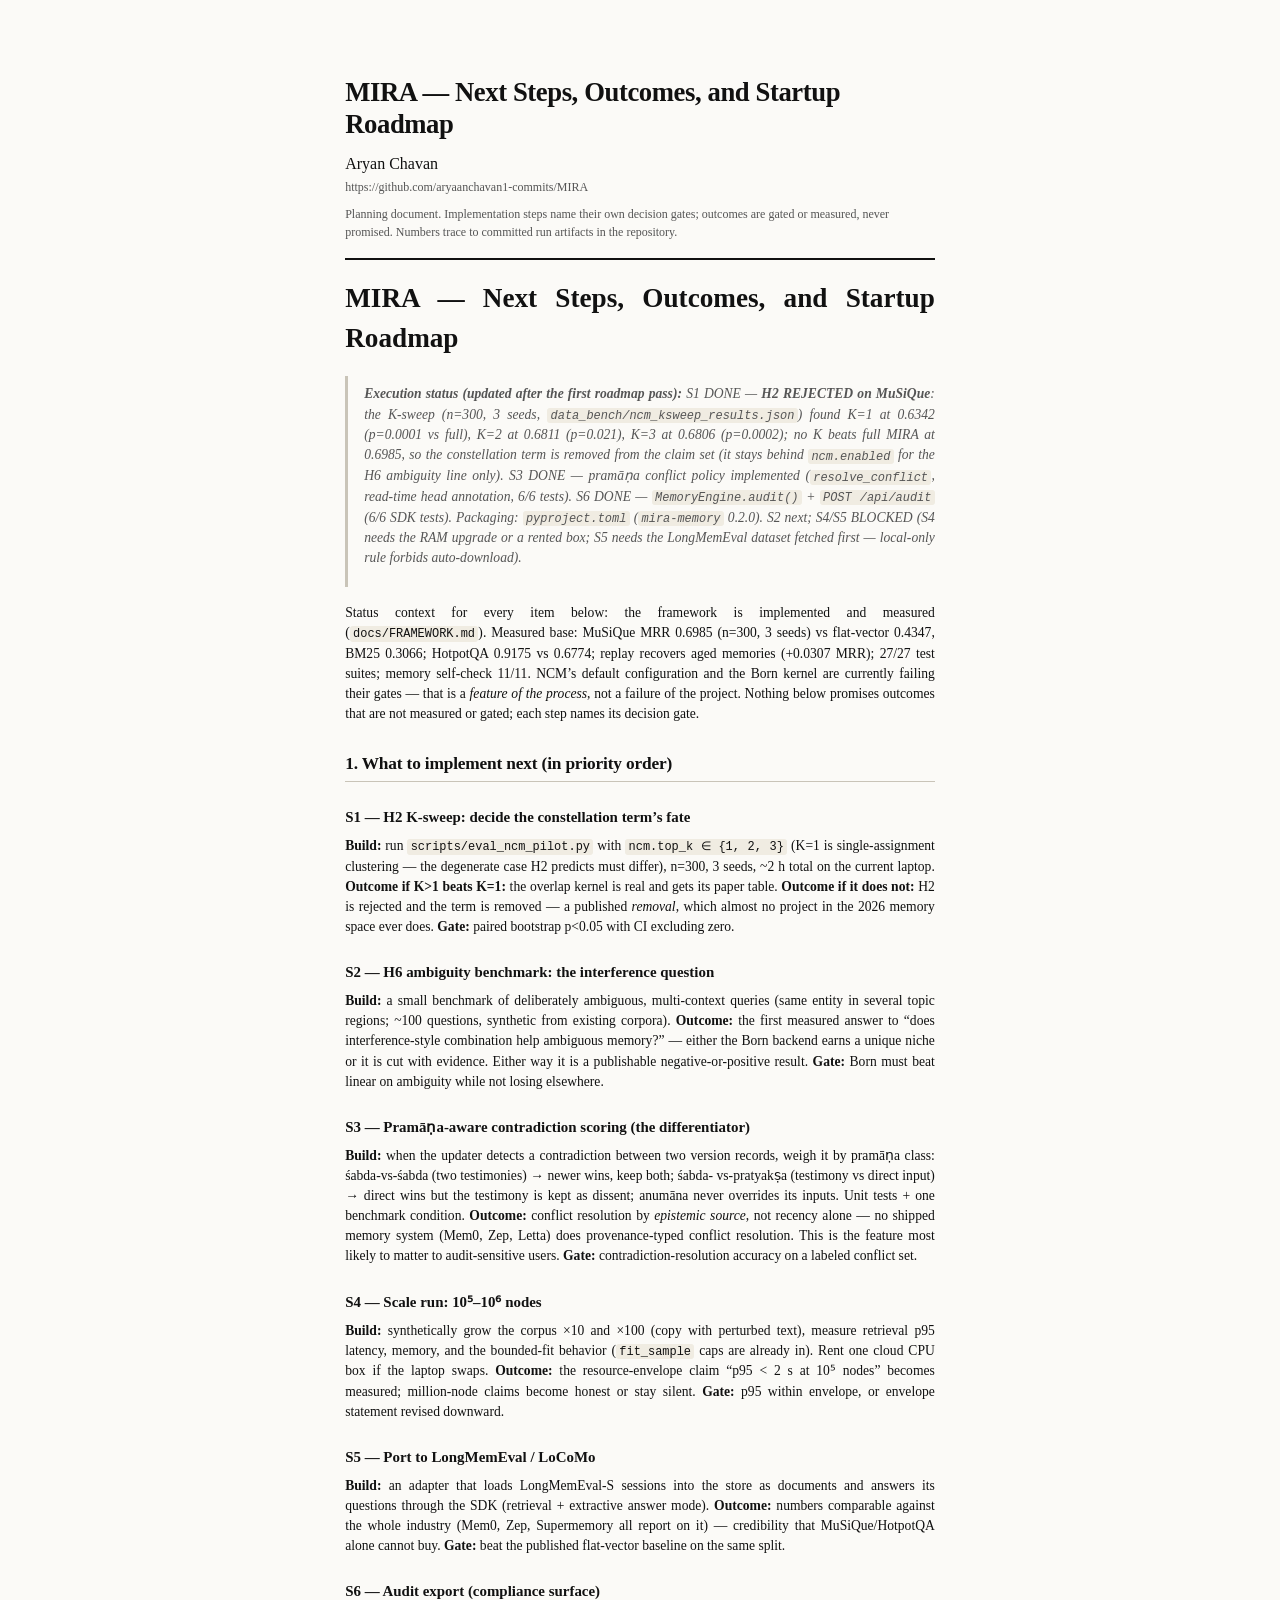
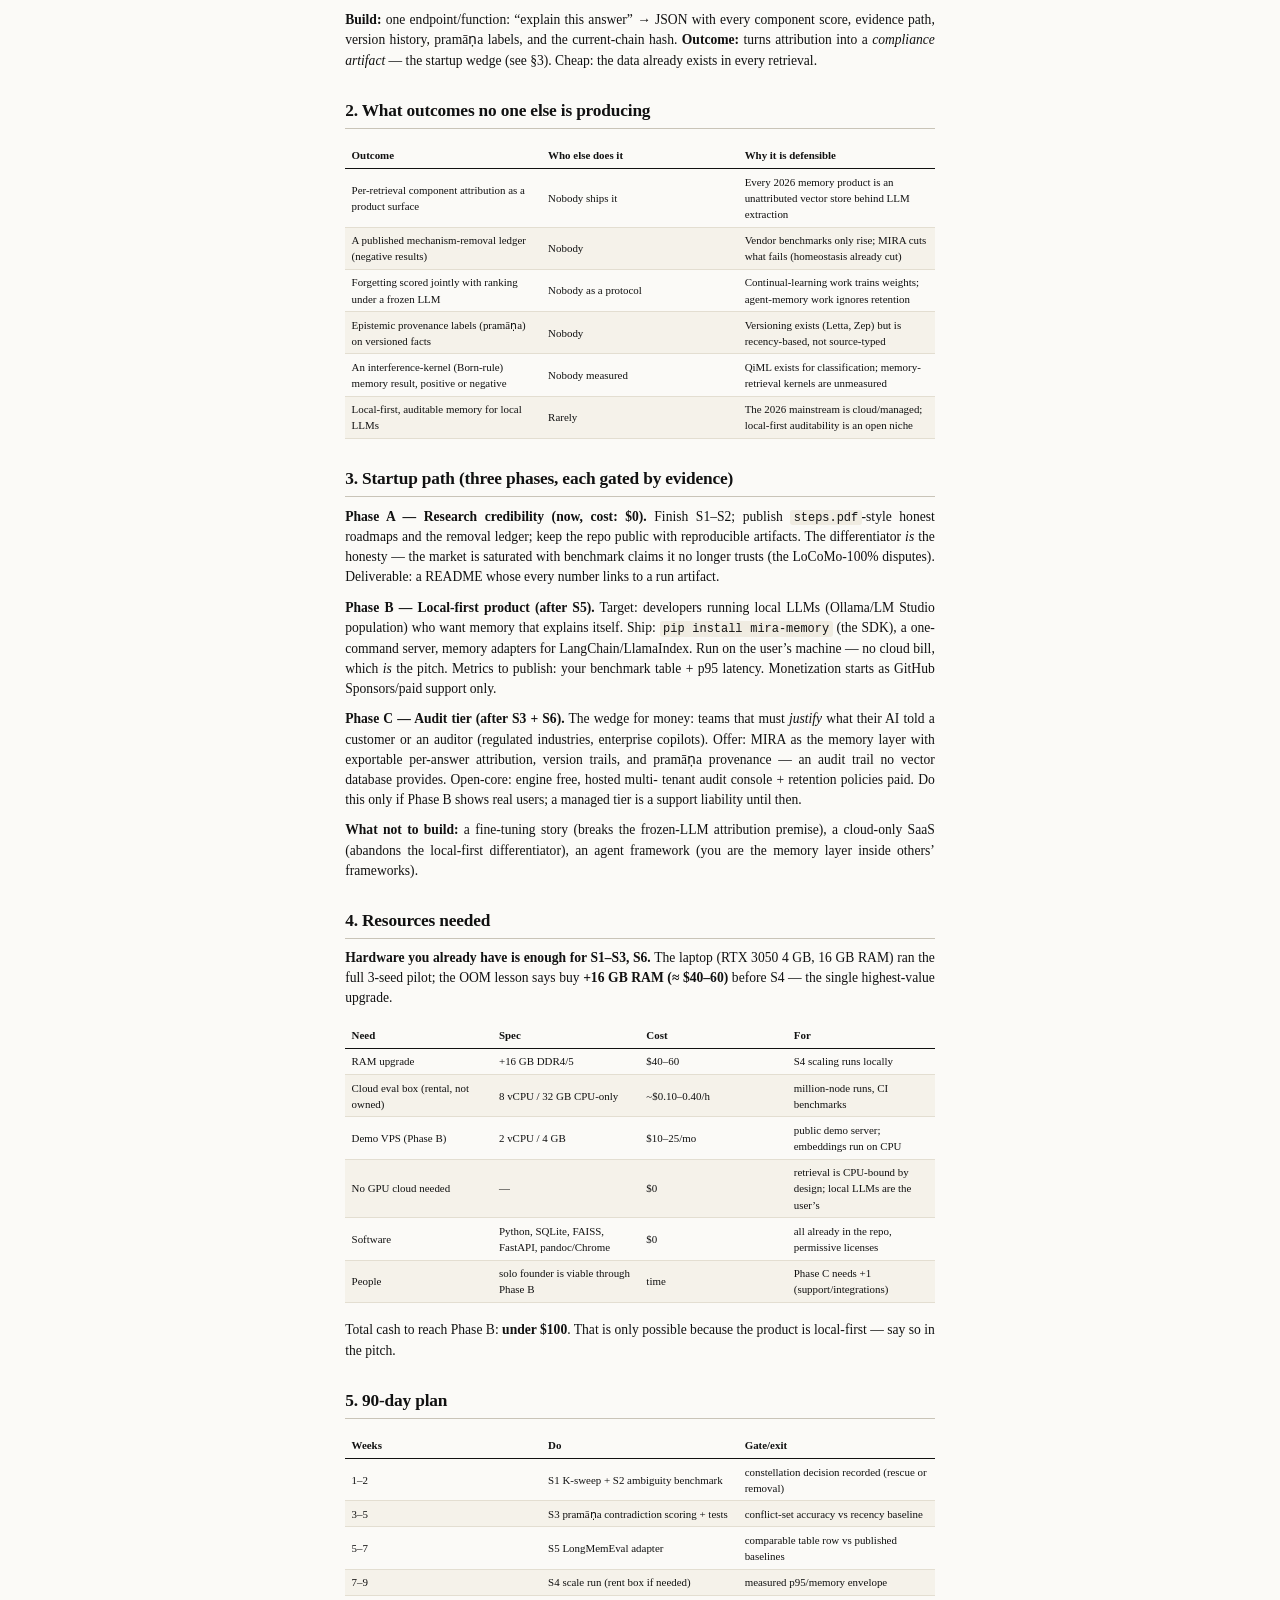
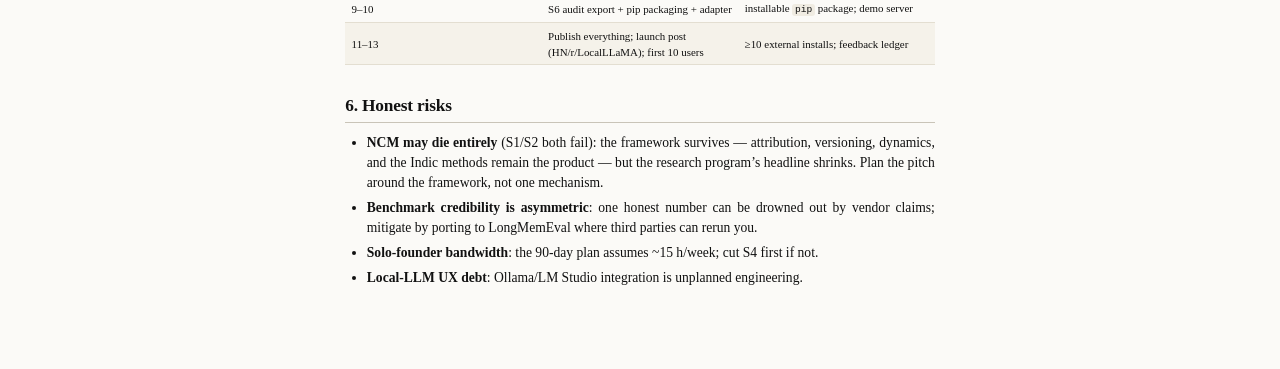
<file: paper/steps.html>
<!doctype html>
<html lang="en"><head><meta charset="utf-8">
<title>MIRA — Next Steps, Outcomes, and Startup Roadmap — Aryan Chavan</title>
<meta name="author" content="Aryan Chavan">
<meta name="description" content="roadmap · research next steps · startup plan · local-first AI memory · attributed retrieval · auditable memory · hardware resources">
<style>
:root { --ink:#111; --dim:#555; --rule:#c9c4b8; --accent:#7a5c1e; --bg:#fbfaf7; }
@page { size: A4; margin: 22mm 20mm 20mm; }
* { box-sizing: border-box; }
body {
  font-family: "Iowan Old Style", "Palatino Linotype", Palatino, Georgia, serif;
  font-size: 10.6pt; line-height: 1.55; color: var(--ink); background: var(--bg);
  max-width: 172mm; margin: 0 auto; padding: 20mm 8mm; text-align: justify;
  hyphens: auto; -webkit-hyphens: auto;
}
.title-block { text-align: left; border-bottom: 2px solid var(--ink); padding-bottom: 1rem; }
.title-block h1 { font-size: 20pt; line-height: 1.22; margin: 0 0 0.7rem; letter-spacing: -0.015em; }
.authors { font-size: 12pt; margin: 0 0 0.2rem; }
.affiliation { color: var(--dim); font-size: 9.6pt; margin: 0 0 0.2rem; }
.contact, .preprint-note { color: var(--dim); font-size: 9pt; margin: 0; }
.preprint-note { margin-top: 0.6rem; }
h2 {
  font-size: 13pt; margin: 2.1rem 0 0.7rem; padding-bottom: 0.25rem;
  border-bottom: 1px solid var(--rule); letter-spacing: -0.01em; break-after: avoid;
}
h3 { font-size: 11.2pt; margin: 1.5rem 0 0.5rem; break-after: avoid; }
h4 { font-size: 10.4pt; margin: 1.1rem 0 0.4rem; break-after: avoid; }
p { margin: 0 0 0.75rem; orphans: 3; widows: 3; }
a { color: var(--accent); text-decoration: none; overflow-wrap: anywhere; }
strong { font-weight: 600; }
ul, ol { margin: 0 0 0.8rem; padding-left: 1.35rem; }
li { margin-bottom: 0.3rem; }
blockquote {
  margin: 1rem 0; padding: 0.5rem 0 0.5rem 1rem; border-left: 3px solid var(--rule);
  color: var(--dim); font-style: italic;
}
code {
  font-family: "Cascadia Mono", Consolas, "SF Mono", Menlo, monospace;
  font-size: 0.88em; background: #f0ece2; padding: 0.05em 0.28em; border-radius: 3px;
}
pre {
  background: #f2efe7; border: 1px solid var(--rule); border-radius: 4px;
  padding: 0.7rem 0.9rem; overflow-x: auto; break-inside: avoid;
  font-size: 8.6pt; line-height: 1.4;
}
pre code { background: none; padding: 0; }
hr { border: 0; border-top: 1px solid var(--rule); margin: 1.6rem 0; }
table {
  width: 100%; border-collapse: collapse; margin: 0.9rem 0 1.1rem;
  font-size: 8.5pt; font-variant-numeric: tabular-nums; break-inside: auto;
}
caption { caption-side: top; text-align: left; color: var(--dim); font-size: 8.6pt;
  padding-bottom: 0.4rem; }
th, td { padding: 0.28rem 0.4rem; border-bottom: 1px solid #e3ded1; text-align: left; }
thead th { border-bottom: 1.5px solid var(--ink); font-weight: 600; }
tbody tr:nth-child(even) { background: #f5f2ea; }
tr { break-inside: avoid; }
/* references and contribution lists read as hanging-indent bibliography entries */
#references + ul li, section:last-of-type ul li {
  margin-left: 1.6rem; text-indent: -1.6rem; margin-bottom: 0.45rem;
}
.abstract { font-size: 10pt; }
@media print { body { background: #fff; padding: 0; max-width: none; } }

body { font-size: 10.2pt; line-height: 1.48; }
h2 { margin: 1.7rem 0 0.6rem; }
p { margin: 0 0 0.65rem; }
table { font-size: 8.2pt; }</style></head><body>
<div class="title-block">
  <h1>MIRA — Next Steps, Outcomes, and Startup Roadmap</h1>
  <p class="authors">Aryan Chavan</p>
  <p class="contact">https://github.com/aryaanchavan1-commits/MIRA</p>
  <p class="preprint-note">Planning document. Implementation steps name their own
  decision gates; outcomes are gated or measured, never promised. Numbers trace to
  committed run artifacts in the repository.</p>
</div>
<h1 id="mira-next-steps-outcomes-and-startup-roadmap">MIRA — Next Steps,
Outcomes, and Startup Roadmap</h1>
<blockquote>
<p><strong>Execution status (updated after the first roadmap
pass):</strong> S1 DONE — <strong>H2 REJECTED on MuSiQue</strong>: the
K-sweep (n=300, 3 seeds,
<code>data_bench/ncm_ksweep_results.json</code>) found K=1 at 0.6342
(p=0.0001 vs full), K=2 at 0.6811 (p=0.021), K=3 at 0.6806 (p=0.0002);
no K beats full MIRA at 0.6985, so the constellation term is removed
from the claim set (it stays behind <code>ncm.enabled</code> for the H6
ambiguity line only). S3 DONE — pramāṇa conflict policy implemented
(<code>resolve_conflict</code>, read-time head annotation, 6/6 tests).
S6 DONE — <code>MemoryEngine.audit()</code> +
<code>POST /api/audit</code> (6/6 SDK tests). Packaging:
<code>pyproject.toml</code> (<code>mira-memory</code> 0.2.0). S2 next;
S4/S5 BLOCKED (S4 needs the RAM upgrade or a rented box; S5 needs the
LongMemEval dataset fetched first — local-only rule forbids
auto-download).</p>
</blockquote>
<p>Status context for every item below: the framework is implemented and
measured (<code>docs/FRAMEWORK.md</code>). Measured base: MuSiQue MRR
0.6985 (n=300, 3 seeds) vs flat-vector 0.4347, BM25 0.3066; HotpotQA
0.9175 vs 0.6774; replay recovers aged memories (+0.0307 MRR); 27/27
test suites; memory self-check 11/11. NCM’s default configuration and
the Born kernel are currently failing their gates — that is a
<em>feature of the process</em>, not a failure of the project. Nothing
below promises outcomes that are not measured or gated; each step names
its decision gate.</p>
<h2 id="what-to-implement-next-in-priority-order">1. What to implement
next (in priority order)</h2>
<h3 id="s1-h2-k-sweep-decide-the-constellation-terms-fate">S1 — H2
K-sweep: decide the constellation term’s fate</h3>
<p><strong>Build:</strong> run <code>scripts/eval_ncm_pilot.py</code>
with <code>ncm.top_k ∈ {1, 2, 3}</code> (K=1 is single-assignment
clustering — the degenerate case H2 predicts must differ), n=300, 3
seeds, ~2 h total on the current laptop. <strong>Outcome if K&gt;1 beats
K=1:</strong> the overlap kernel is real and gets its paper table.
<strong>Outcome if it does not:</strong> H2 is rejected and the term is
removed — a published <em>removal</em>, which almost no project in the
2026 memory space ever does. <strong>Gate:</strong> paired bootstrap
p&lt;0.05 with CI excluding zero.</p>
<h3 id="s2-h6-ambiguity-benchmark-the-interference-question">S2 — H6
ambiguity benchmark: the interference question</h3>
<p><strong>Build:</strong> a small benchmark of deliberately ambiguous,
multi-context queries (same entity in several topic regions; ~100
questions, synthetic from existing corpora). <strong>Outcome:</strong>
the first measured answer to “does interference-style combination help
ambiguous memory?” — either the Born backend earns a unique niche or it
is cut with evidence. Either way it is a publishable
negative-or-positive result. <strong>Gate:</strong> Born must beat
linear on ambiguity while not losing elsewhere.</p>
<h3 id="s3-pramāṇa-aware-contradiction-scoring-the-differentiator">S3 —
Pramāṇa-aware contradiction scoring (the differentiator)</h3>
<p><strong>Build:</strong> when the updater detects a contradiction
between two version records, weigh it by pramāṇa class: śabda-vs-śabda
(two testimonies) → newer wins, keep both; śabda- vs-pratyakṣa
(testimony vs direct input) → direct wins but the testimony is kept as
dissent; anumāna never overrides its inputs. Unit tests + one benchmark
condition. <strong>Outcome:</strong> conflict resolution by
<em>epistemic source</em>, not recency alone — no shipped memory system
(Mem0, Zep, Letta) does provenance-typed conflict resolution. This is
the feature most likely to matter to audit-sensitive users.
<strong>Gate:</strong> contradiction-resolution accuracy on a labeled
conflict set.</p>
<h3 id="s4-scale-run-10⁵10⁶-nodes">S4 — Scale run: 10⁵–10⁶ nodes</h3>
<p><strong>Build:</strong> synthetically grow the corpus ×10 and ×100
(copy with perturbed text), measure retrieval p95 latency, memory, and
the bounded-fit behavior (<code>fit_sample</code> caps are already in).
Rent one cloud CPU box if the laptop swaps. <strong>Outcome:</strong>
the resource-envelope claim “p95 &lt; 2 s at 10⁵ nodes” becomes
measured; million-node claims become honest or stay silent.
<strong>Gate:</strong> p95 within envelope, or envelope statement
revised downward.</p>
<h3 id="s5-port-to-longmemeval-locomo">S5 — Port to LongMemEval /
LoCoMo</h3>
<p><strong>Build:</strong> an adapter that loads LongMemEval-S sessions
into the store as documents and answers its questions through the SDK
(retrieval + extractive answer mode). <strong>Outcome:</strong> numbers
comparable against the whole industry (Mem0, Zep, Supermemory all report
on it) — credibility that MuSiQue/HotpotQA alone cannot buy.
<strong>Gate:</strong> beat the published flat-vector baseline on the
same split.</p>
<h3 id="s6-audit-export-compliance-surface">S6 — Audit export
(compliance surface)</h3>
<p><strong>Build:</strong> one endpoint/function: “explain this answer”
→ JSON with every component score, evidence path, version history,
pramāṇa labels, and the current-chain hash. <strong>Outcome:</strong>
turns attribution into a <em>compliance artifact</em> — the startup
wedge (see §3). Cheap: the data already exists in every retrieval.</p>
<h2 id="what-outcomes-no-one-else-is-producing">2. What outcomes no one
else is producing</h2>
<table>
<colgroup>
<col style="width: 33%" />
<col style="width: 33%" />
<col style="width: 33%" />
</colgroup>
<thead>
<tr>
<th>Outcome</th>
<th>Who else does it</th>
<th>Why it is defensible</th>
</tr>
</thead>
<tbody>
<tr>
<td>Per-retrieval component attribution as a product surface</td>
<td>Nobody ships it</td>
<td>Every 2026 memory product is an unattributed vector store behind LLM
extraction</td>
</tr>
<tr>
<td>A published mechanism-removal ledger (negative results)</td>
<td>Nobody</td>
<td>Vendor benchmarks only rise; MIRA cuts what fails (homeostasis
already cut)</td>
</tr>
<tr>
<td>Forgetting scored jointly with ranking under a frozen LLM</td>
<td>Nobody as a protocol</td>
<td>Continual-learning work trains weights; agent-memory work ignores
retention</td>
</tr>
<tr>
<td>Epistemic provenance labels (pramāṇa) on versioned facts</td>
<td>Nobody</td>
<td>Versioning exists (Letta, Zep) but is recency-based, not
source-typed</td>
</tr>
<tr>
<td>An interference-kernel (Born-rule) memory result, positive or
negative</td>
<td>Nobody measured</td>
<td>QiML exists for classification; memory-retrieval kernels are
unmeasured</td>
</tr>
<tr>
<td>Local-first, auditable memory for local LLMs</td>
<td>Rarely</td>
<td>The 2026 mainstream is cloud/managed; local-first auditability is an
open niche</td>
</tr>
</tbody>
</table>
<h2 id="startup-path-three-phases-each-gated-by-evidence">3. Startup
path (three phases, each gated by evidence)</h2>
<p><strong>Phase A — Research credibility (now, cost: $0).</strong>
Finish S1–S2; publish <code>steps.pdf</code>-style honest roadmaps and
the removal ledger; keep the repo public with reproducible artifacts.
The differentiator <em>is</em> the honesty — the market is saturated
with benchmark claims it no longer trusts (the LoCoMo-100% disputes).
Deliverable: a README whose every number links to a run artifact.</p>
<p><strong>Phase B — Local-first product (after S5).</strong> Target:
developers running local LLMs (Ollama/LM Studio population) who want
memory that explains itself. Ship: <code>pip install mira-memory</code>
(the SDK), a one-command server, memory adapters for
LangChain/LlamaIndex. Run on the user’s machine — no cloud bill, which
<em>is</em> the pitch. Metrics to publish: your benchmark table + p95
latency. Monetization starts as GitHub Sponsors/paid support only.</p>
<p><strong>Phase C — Audit tier (after S3 + S6).</strong> The wedge for
money: teams that must <em>justify</em> what their AI told a customer or
an auditor (regulated industries, enterprise copilots). Offer: MIRA as
the memory layer with exportable per-answer attribution, version trails,
and pramāṇa provenance — an audit trail no vector database provides.
Open-core: engine free, hosted multi- tenant audit console + retention
policies paid. Do this only if Phase B shows real users; a managed tier
is a support liability until then.</p>
<p><strong>What not to build:</strong> a fine-tuning story (breaks the
frozen-LLM attribution premise), a cloud-only SaaS (abandons the
local-first differentiator), an agent framework (you are the memory
layer inside others’ frameworks).</p>
<h2 id="resources-needed">4. Resources needed</h2>
<p><strong>Hardware you already have is enough for S1–S3, S6.</strong>
The laptop (RTX 3050 4 GB, 16 GB RAM) ran the full 3-seed pilot; the OOM
lesson says buy <strong>+16 GB RAM (≈ $40–60)</strong> before S4 — the
single highest-value upgrade.</p>
<table>
<colgroup>
<col style="width: 25%" />
<col style="width: 25%" />
<col style="width: 25%" />
<col style="width: 25%" />
</colgroup>
<thead>
<tr>
<th>Need</th>
<th>Spec</th>
<th>Cost</th>
<th>For</th>
</tr>
</thead>
<tbody>
<tr>
<td>RAM upgrade</td>
<td>+16 GB DDR4/5</td>
<td>$40–60</td>
<td>S4 scaling runs locally</td>
</tr>
<tr>
<td>Cloud eval box (rental, not owned)</td>
<td>8 vCPU / 32 GB CPU-only</td>
<td>~$0.10–0.40/h</td>
<td>million-node runs, CI benchmarks</td>
</tr>
<tr>
<td>Demo VPS (Phase B)</td>
<td>2 vCPU / 4 GB</td>
<td>$10–25/mo</td>
<td>public demo server; embeddings run on CPU</td>
</tr>
<tr>
<td>No GPU cloud needed</td>
<td>—</td>
<td>$0</td>
<td>retrieval is CPU-bound by design; local LLMs are the user’s</td>
</tr>
<tr>
<td>Software</td>
<td>Python, SQLite, FAISS, FastAPI, pandoc/Chrome</td>
<td>$0</td>
<td>all already in the repo, permissive licenses</td>
</tr>
<tr>
<td>People</td>
<td>solo founder is viable through Phase B</td>
<td>time</td>
<td>Phase C needs +1 (support/integrations)</td>
</tr>
</tbody>
</table>
<p>Total cash to reach Phase B: <strong>under $100</strong>. That is
only possible because the product is local-first — say so in the
pitch.</p>
<h2 id="day-plan">5. 90-day plan</h2>
<table>
<colgroup>
<col style="width: 33%" />
<col style="width: 33%" />
<col style="width: 33%" />
</colgroup>
<thead>
<tr>
<th>Weeks</th>
<th>Do</th>
<th>Gate/exit</th>
</tr>
</thead>
<tbody>
<tr>
<td>1–2</td>
<td>S1 K-sweep + S2 ambiguity benchmark</td>
<td>constellation decision recorded (rescue or removal)</td>
</tr>
<tr>
<td>3–5</td>
<td>S3 pramāṇa contradiction scoring + tests</td>
<td>conflict-set accuracy vs recency baseline</td>
</tr>
<tr>
<td>5–7</td>
<td>S5 LongMemEval adapter</td>
<td>comparable table row vs published baselines</td>
</tr>
<tr>
<td>7–9</td>
<td>S4 scale run (rent box if needed)</td>
<td>measured p95/memory envelope</td>
</tr>
<tr>
<td>9–10</td>
<td>S6 audit export + pip packaging + adapter</td>
<td>installable <code>pip</code> package; demo server</td>
</tr>
<tr>
<td>11–13</td>
<td>Publish everything; launch post (HN/r/LocalLLaMA); first 10
users</td>
<td>≥10 external installs; feedback ledger</td>
</tr>
</tbody>
</table>
<h2 id="honest-risks">6. Honest risks</h2>
<ul>
<li><strong>NCM may die entirely</strong> (S1/S2 both fail): the
framework survives — attribution, versioning, dynamics, and the Indic
methods remain the product — but the research program’s headline
shrinks. Plan the pitch around the framework, not one mechanism.</li>
<li><strong>Benchmark credibility is asymmetric</strong>: one honest
number can be drowned out by vendor claims; mitigate by porting to
LongMemEval where third parties can rerun you.</li>
<li><strong>Solo-founder bandwidth</strong>: the 90-day plan assumes ~15
h/week; cut S4 first if not.</li>
<li><strong>Local-LLM UX debt</strong>: Ollama/LM Studio integration is
unplanned engineering.</li>
</ul>

</body></html>
</file>
